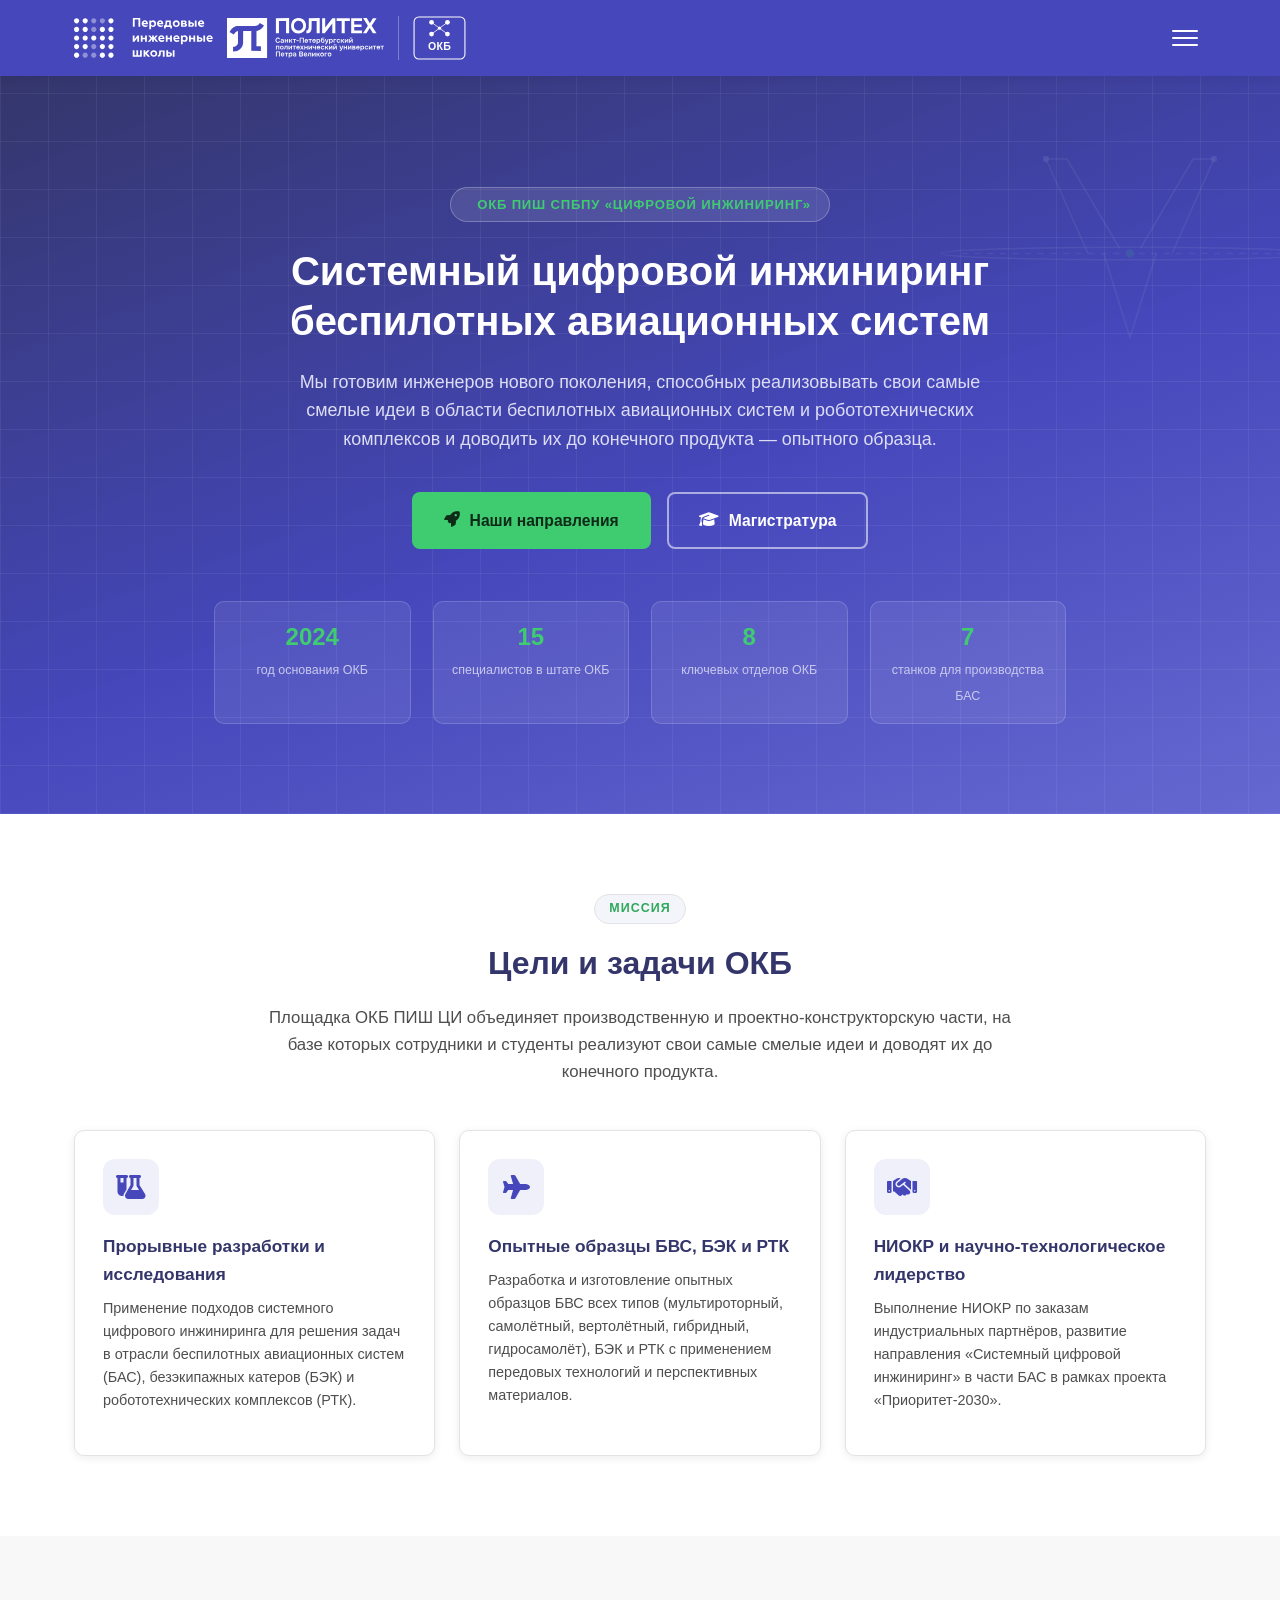
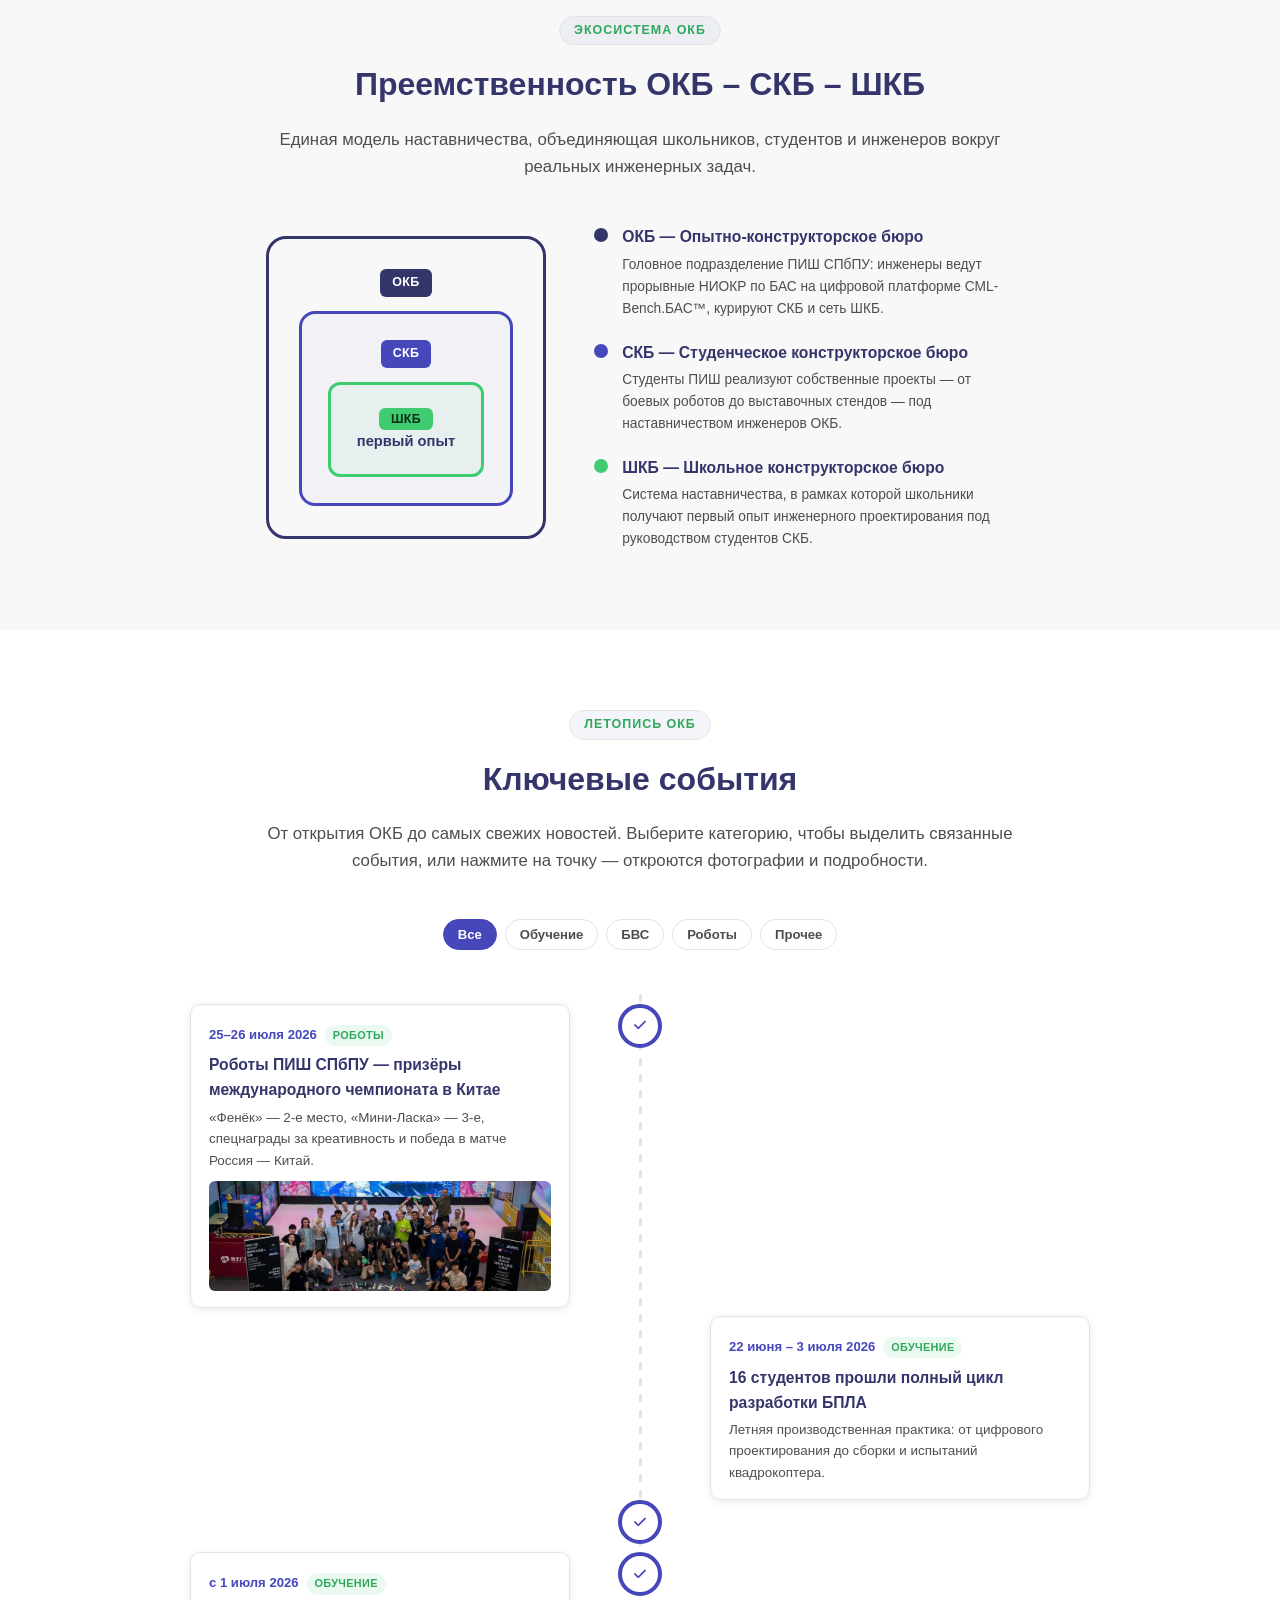
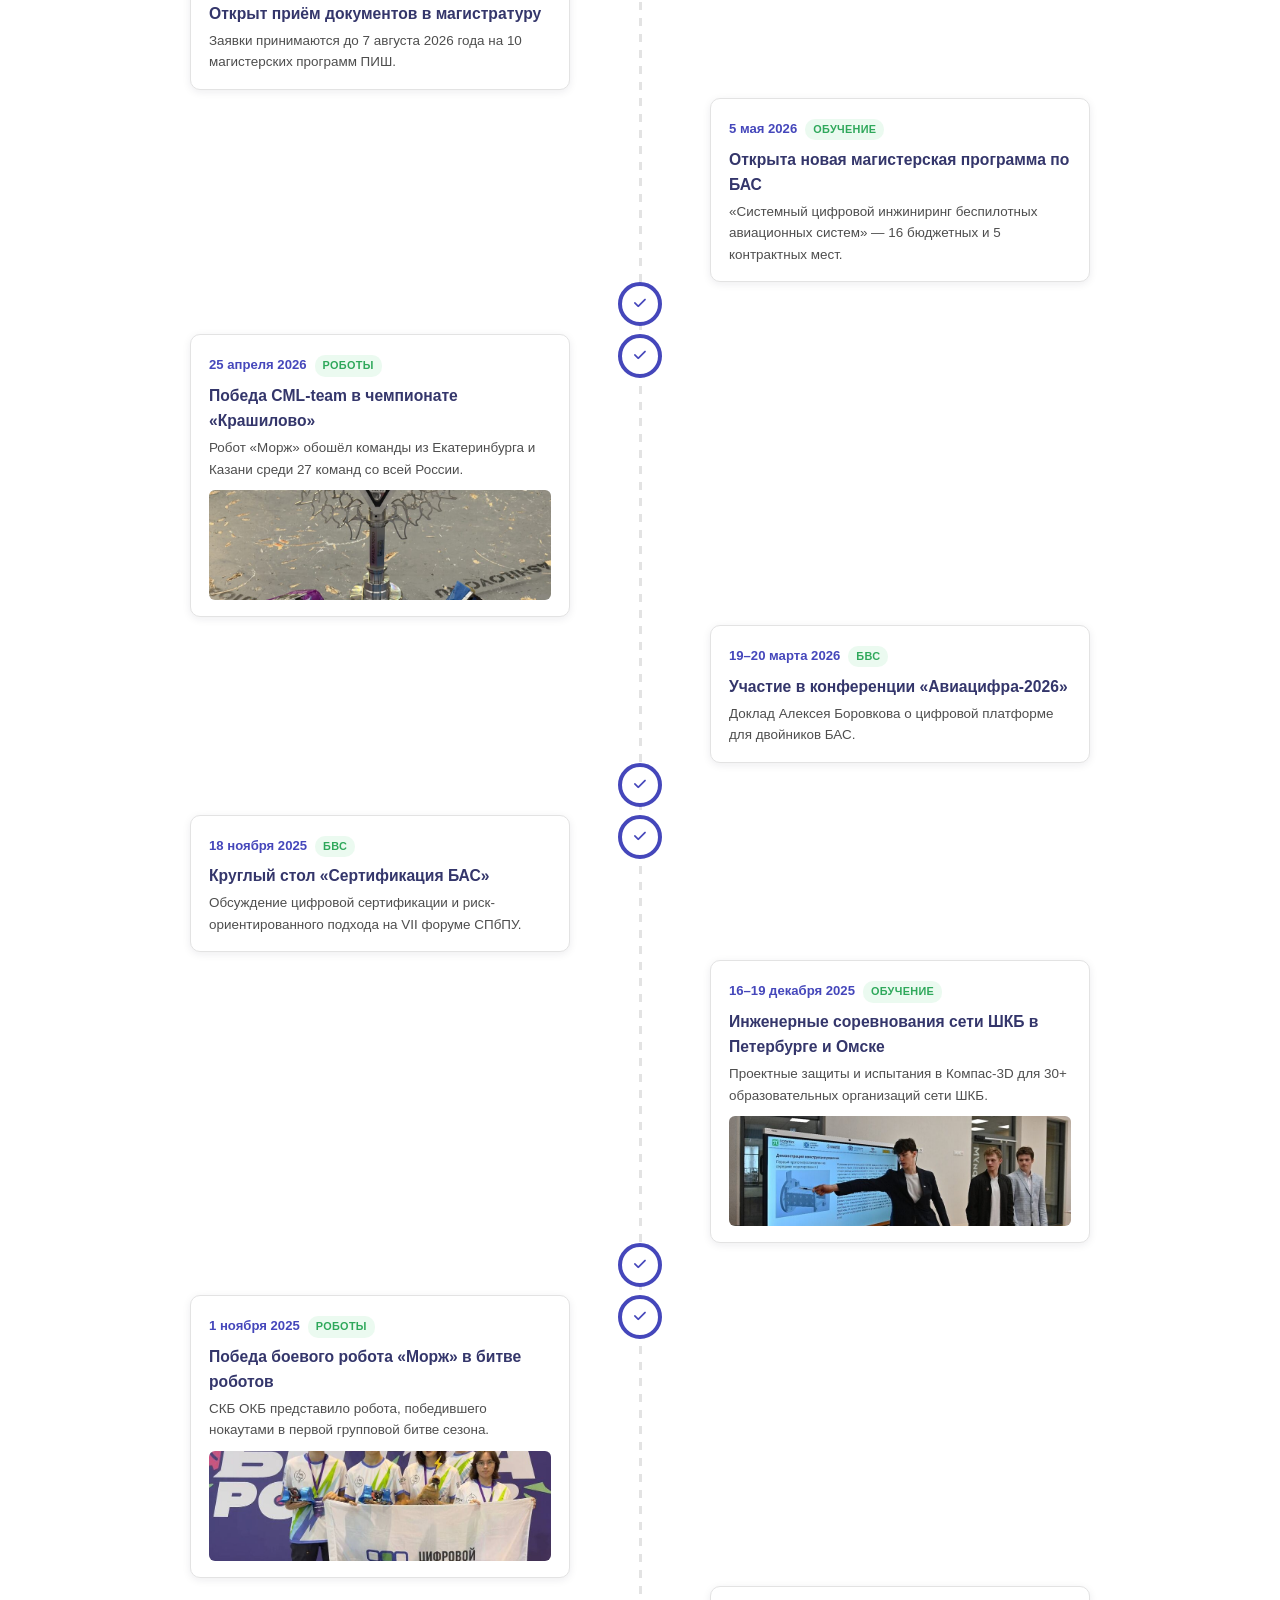
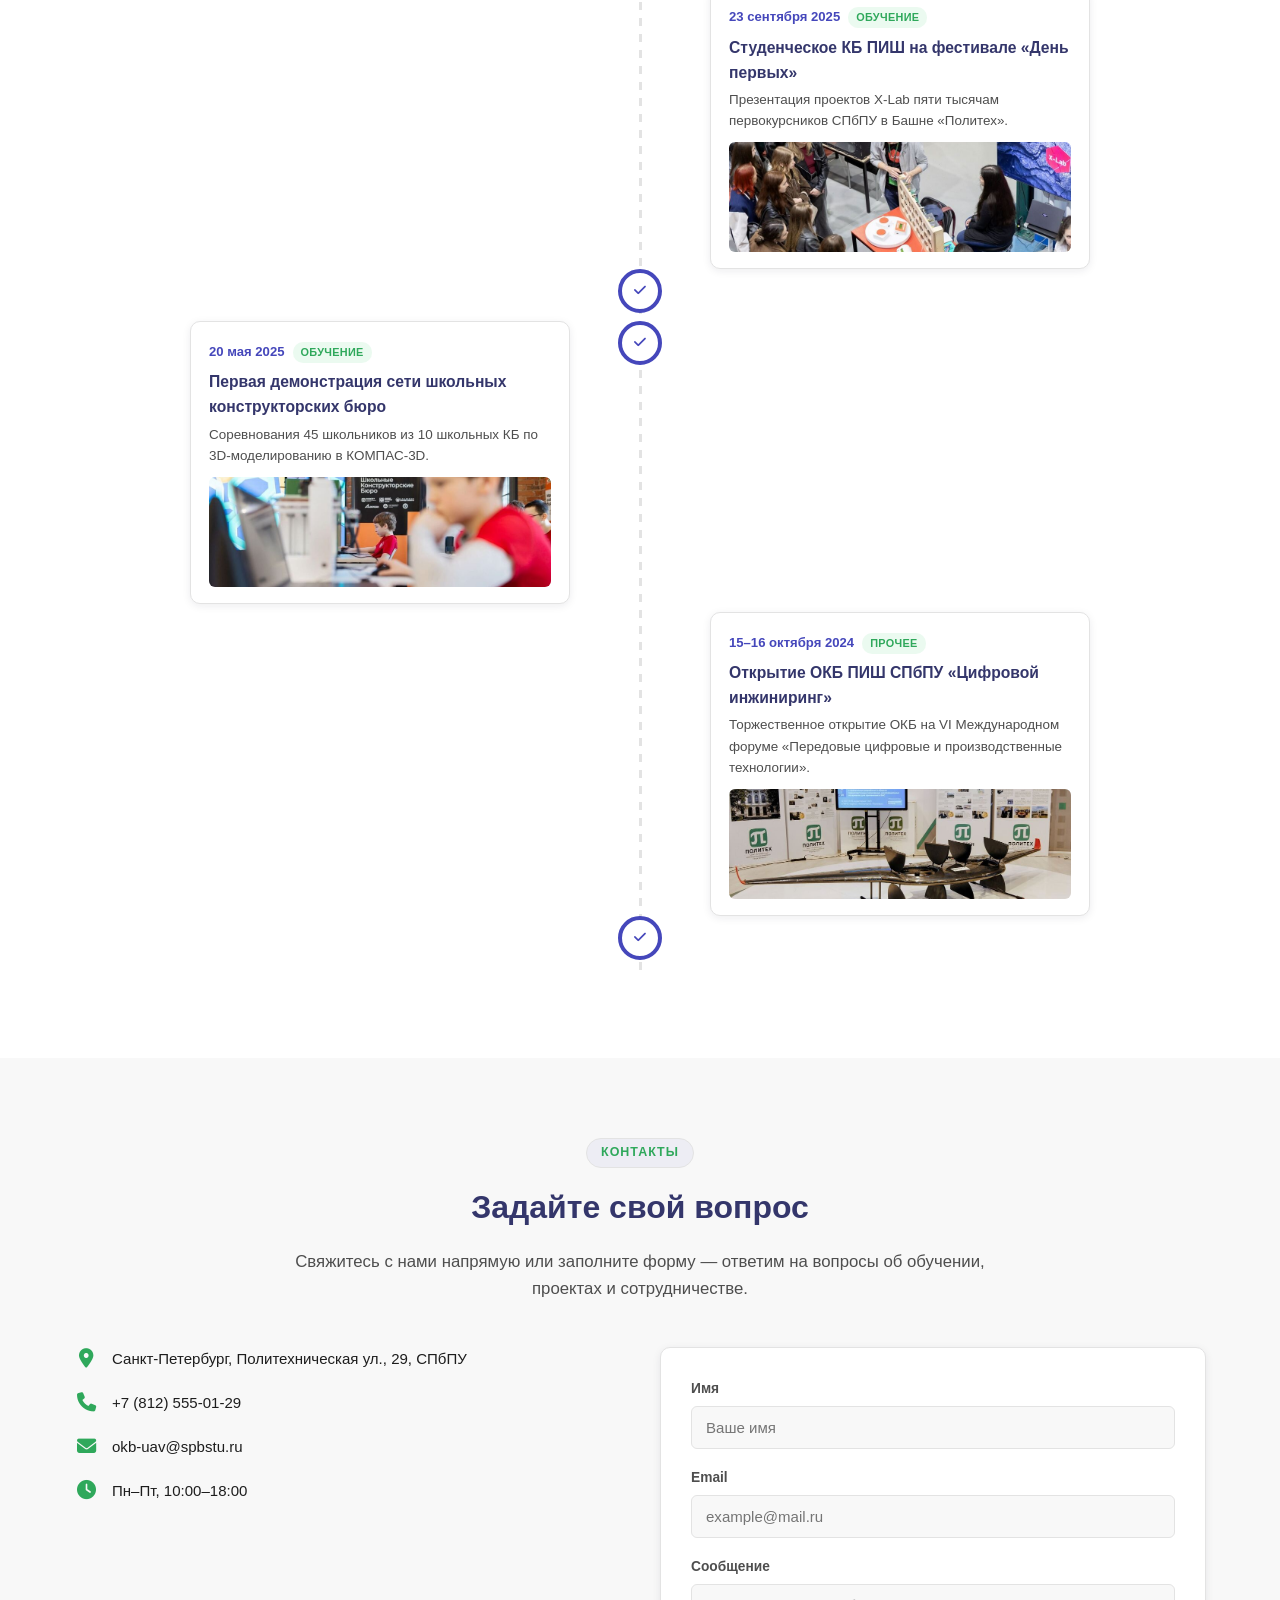
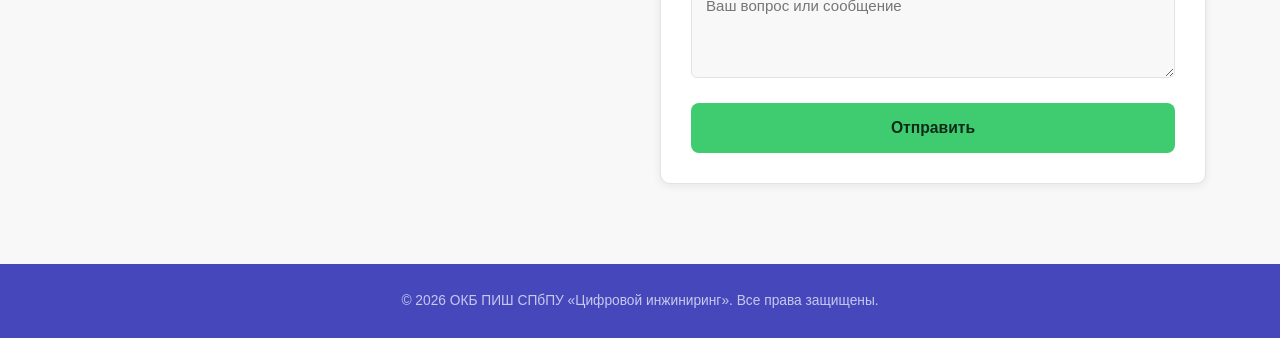
<file: index.html>
<!DOCTYPE html>
<html lang="ru">
<head>
<meta charset="UTF-8">
<meta name="viewport" content="width=device-width, initial-scale=1.0">
<title>ОКБ ПИШ СПбПУ «Цифровой инжиниринг» — Главная</title>
<meta name="description" content="ОКБ Передовой инженерной школы СПбПУ «Цифровой инжиниринг»: проекты, летопись, структура, производство и образование в области БАС.">
<link rel="icon" type="image/svg+xml" href="assets/favicon/favicon.svg">
<link rel="alternate icon" href="assets/favicon/favicon.ico">
<link rel="apple-touch-icon" href="assets/favicon/apple-touch-icon.png">
<link rel="manifest" href="assets/favicon/site.webmanifest">
<link rel="canonical" href="https://okb.pish-spbstu.ru/">
<meta property="og:type" content="website">
<meta property="og:site_name" content="ОКБ ПИШ СПбПУ «Цифровой инжиниринг»">
<meta property="og:title" content="ОКБ ПИШ СПбПУ «Цифровой инжиниринг» — Главная">
<meta property="og:description" content="ОКБ Передовой инженерной школы СПбПУ «Цифровой инжиниринг»: проекты, летопись, структура, производство и образование в области БАС.">
<meta property="og:image" content="https://okb.pish-spbstu.ru/assets/img/og-image.png">
<meta property="og:url" content="https://okb.pish-spbstu.ru/">
<meta property="og:locale" content="ru_RU">
<meta name="twitter:card" content="summary_large_image">
<meta name="twitter:title" content="ОКБ ПИШ СПбПУ «Цифровой инжиниринг» — Главная">
<meta name="twitter:description" content="ОКБ Передовой инженерной школы СПбПУ «Цифровой инжиниринг»: проекты, летопись, структура, производство и образование в области БАС.">
<meta name="twitter:image" content="https://okb.pish-spbstu.ru/assets/img/og-image.png">

<link rel="stylesheet" href="https://cdnjs.cloudflare.com/ajax/libs/font-awesome/6.5.1/css/all.min.css">
<link rel="stylesheet" href="assets/css/style.css">
</head>
<body>

<header class="site-header">
  <div class="nav-inner">
    <div class="brand-logos">
      <a href="https://pish.spbstu.ru/" target="_blank" rel="noopener" title="ПИШ СПбПУ"><img src="assets/logos/pish.svg" alt="ПИШ СПбПУ"></a>
      <a href="https://spbstu.ru/" target="_blank" rel="noopener" title="СПбПУ"><img src="assets/logos/spbstu.svg" alt="СПбПУ"></a>
      <a href="index.html" class="okb-logo" title="ОКБ «Цифровой инжиниринг»"><img src="assets/logos/okb.svg" alt="ОКБ"></a>
    </div>
    <nav class="nav-menu" id="navMenu">
      <a href="index.html" class="active">Главная</a>
      <div class="nav-item">
        <a href="projects.html">Проекты</a>
        <button class="nav-caret-btn" type="button" aria-label="Показать направления"><i class="fa-solid fa-chevron-down"></i></button>
        <div class="nav-dropdown">
          <a href="projects.html#uav"><i class="fa-solid fa-plane"></i> Беспилотные летательные аппараты</a>
          <a href="projects.html#robots"><i class="fa-solid fa-robot"></i> Бои роботов</a>
          <a href="projects.html#swarm"><i class="fa-solid fa-diagram-project"></i> Роевые БАС</a>
        </div>
      </div>
      <a href="engineering.html">Цифровой инжиниринг</a>
      <a href="structure.html">Структура ОКБ</a>
      <a href="production.html">Производство</a>
      <a href="education.html">Образование</a>
      <a href="partnership.html">Сотрудничество</a>
    </nav>
    <button class="burger" id="burgerBtn" aria-label="Открыть меню"><span></span><span></span><span></span></button>
  </div>
</header>

<section class="hero" id="hero">
  <svg class="hero-blueprint" viewBox="0 0 400 300" fill="none" xmlns="http://www.w3.org/2000/svg" aria-hidden="true">
    <ellipse cx="200" cy="150" rx="180" ry="6" stroke="rgba(255,255,255,0.4)" stroke-width="1.5"/>
    <path d="M40 150 L360 150" stroke="rgba(255,255,255,0.35)" stroke-width="1.5" stroke-dasharray="6 6"/>
    <path d="M160 150 L120 60 L140 60 L190 145" stroke="rgba(255,255,255,0.4)" stroke-width="1.5"/>
    <path d="M240 150 L280 60 L260 60 L210 145" stroke="rgba(255,255,255,0.4)" stroke-width="1.5"/>
    <path d="M175 150 L200 230 L225 150" stroke="rgba(255,255,255,0.4)" stroke-width="1.5"/>
    <circle cx="200" cy="150" r="4" fill="rgba(63,204,113,0.8)"/>
    <circle cx="120" cy="60" r="3" fill="rgba(255,255,255,0.5)"/>
    <circle cx="280" cy="60" r="3" fill="rgba(255,255,255,0.5)"/>
  </svg>
  <div class="hero-inner">
    <span class="eyebrow"><i class="fa-solid fa-drone"></i> ОКБ ПИШ СПбПУ «Цифровой инжиниринг»</span>
    <h1>Системный цифровой инжиниринг беспилотных авиационных систем</h1>
    <p class="lead">Мы готовим инженеров нового поколения, способных реализовывать свои самые смелые идеи в области беспилотных авиационных систем и робототехнических комплексов и доводить их до конечного продукта — опытного образца.</p>
    <div class="hero-ctas">
      <a href="projects.html" class="btn btn-primary"><i class="fa-solid fa-rocket"></i> Наши направления</a>
      <a href="education.html" class="btn btn-outline"><i class="fa-solid fa-graduation-cap"></i> Магистратура</a>
    </div>
    <div class="hero-stats">
      <div><strong>2024</strong><span>год основания ОКБ</span></div>
      <div><strong>15</strong><span>специалистов в штате ОКБ</span></div>
      <div><strong>8</strong><span>ключевых отделов ОКБ</span></div>
      <div><strong>7</strong><span>станков для производства БАС</span></div>
    </div>
  </div>
</section>

<section class="section" id="goals">
  <div class="container">
    <div class="section-header reveal">
      <span class="eyebrow">Миссия</span>
      <h2>Цели и задачи ОКБ</h2>
      <p>Площадка ОКБ ПИШ ЦИ объединяет производственную и проектно-конструкторскую части, на базе которых сотрудники и студенты реализуют свои самые смелые идеи и доводят их до конечного продукта.</p>
    </div>
    <div class="testbed-grid reveal">
      <div class="testbed-card">
        <div class="testbed-icon"><i class="fa-solid fa-flask-vial"></i></div>
        <h3>Прорывные разработки и исследования</h3>
        <p>Применение подходов системного цифрового инжиниринга для решения задач в отрасли беспилотных авиационных систем (БАС), безэкипажных катеров (БЭК) и робототехнических комплексов (РТК).</p>
      </div>
      <div class="testbed-card">
        <div class="testbed-icon"><i class="fa-solid fa-plane"></i></div>
        <h3>Опытные образцы БВС, БЭК и РТК</h3>
        <p>Разработка и изготовление опытных образцов БВС всех типов (мультироторный, самолётный, вертолётный, гибридный, гидросамолёт), БЭК и РТК с применением передовых технологий и перспективных материалов.</p>
      </div>
      <div class="testbed-card">
        <div class="testbed-icon"><i class="fa-solid fa-handshake"></i></div>
        <h3>НИОКР и научно-технологическое лидерство</h3>
        <p>Выполнение НИОКР по заказам индустриальных партнёров, развитие направления «Системный цифровой инжиниринг» в части БАС в рамках проекта «Приоритет-2030».</p>
      </div>
    </div>
  </div>
</section>

<section class="section section-alt" id="succession">
  <div class="container">
    <div class="section-header reveal">
      <span class="eyebrow">Экосистема ОКБ</span>
      <h2>Преемственность ОКБ – СКБ – ШКБ</h2>
      <p>Единая модель наставничества, объединяющая школьников, студентов и инженеров вокруг реальных инженерных задач.</p>
    </div>
    <div class="succession reveal">
      <div class="succession-viz">
        <div class="succession-box">
          <span class="succession-tag">ОКБ</span>
          <div class="succession-mid">
            <span class="succession-tag">СКБ</span>
            <div class="succession-inner">
              <span class="succession-tag">ШКБ</span>
              <strong>первый опыт</strong>
            </div>
          </div>
        </div>
      </div>
      <div class="succession-desc">
        <div class="succession-desc-item">
          <span class="succession-desc-dot"></span>
          <div>
            <h4>ОКБ — Опытно-конструкторское бюро</h4>
            <p>Головное подразделение ПИШ СПбПУ: инженеры ведут прорывные НИОКР по БАС на цифровой платформе CML-Bench.БАС™, курируют СКБ и сеть ШКБ.</p>
          </div>
        </div>
        <div class="succession-desc-item">
          <span class="succession-desc-dot"></span>
          <div>
            <h4>СКБ — Студенческое конструкторское бюро</h4>
            <p>Студенты ПИШ реализуют собственные проекты — от боевых роботов до выставочных стендов — под наставничеством инженеров ОКБ.</p>
          </div>
        </div>
        <div class="succession-desc-item">
          <span class="succession-desc-dot"></span>
          <div>
            <h4>ШКБ — Школьное конструкторское бюро</h4>
            <p>Система наставничества, в рамках которой школьники получают первый опыт инженерного проектирования под руководством студентов СКБ.</p>
          </div>
        </div>
      </div>
    </div>
  </div>
</section>

<section class="section" id="chronicle">
  <div class="container">
    <div class="section-header reveal">
      <span class="eyebrow">Летопись ОКБ</span>
      <h2>Ключевые события</h2>
      <p>От открытия ОКБ до самых свежих новостей. Выберите категорию, чтобы выделить связанные события, или нажмите на точку — откроются фотографии и подробности.</p>
    </div>
    <div class="timeline-filter reveal" id="timelineFilter"></div>
    <div class="timeline-snake reveal" id="timelineSnake"></div>
  </div>
</section>

<section class="section section-alt" id="contacts">
  <div class="container">
    <div class="section-header reveal">
      <span class="eyebrow">Контакты</span>
      <h2>Задайте свой вопрос</h2>
      <p>Свяжитесь с нами напрямую или заполните форму — ответим на вопросы об обучении, проектах и сотрудничестве.</p>
    </div>
    <div class="contact-grid reveal">
      <div class="contact-info">
        <ul>
          <li><i class="fa-solid fa-location-dot"></i> Санкт-Петербург, Политехническая ул., 29, СПбПУ</li>
          <li><i class="fa-solid fa-phone"></i> +7 (812) 555-01-29</li>
          <li><i class="fa-solid fa-envelope"></i> okb-uav@spbstu.ru</li>
          <li><i class="fa-solid fa-clock"></i> Пн–Пт, 10:00–18:00</li>
        </ul>
      </div>
      <form class="contact-form" id="contactForm" novalidate>
        <div class="form-group">
          <label for="cf-name">Имя</label>
          <input type="text" id="cf-name" name="name" required placeholder="Ваше имя">
        </div>
        <div class="form-group">
          <label for="cf-email">Email</label>
          <input type="email" id="cf-email" name="email" required placeholder="example@mail.ru">
        </div>
        <div class="form-group">
          <label for="cf-msg">Сообщение</label>
          <textarea id="cf-msg" name="message" rows="4" required placeholder="Ваш вопрос или сообщение"></textarea>
        </div>
        <button type="submit" class="btn btn-primary" style="width:100%;justify-content:center;">Отправить</button>
        <div class="form-msg" id="formMsg"></div>
      </form>
    </div>
  </div>
</section>

<footer class="site-footer">
  <div class="container">
    <p class="copyright">© 2026 ОКБ ПИШ СПбПУ «Цифровой инжиниринг». Все права защищены.</p>
  </div>
</footer>

<div class="modal-overlay" id="modalOverlay">
  <div class="modal" id="modalContent" role="dialog" aria-modal="true">
    <button class="modal-close" id="modalClose" aria-label="Закрыть"><i class="fa-solid fa-xmark"></i></button>
    <div id="modalBody"></div>
  </div>
</div>

<script src="assets/js/main.js"></script>
<script>
/* ========================================================================
   ЛЕТОПИСЬ ОКБ — реальные новости pish.spbstu.ru (снейк-хронология, с конца)
======================================================================== */
const categories = [
  {id:'all', label:'Все'},
  {id:'training', label:'Обучение'},
  {id:'uav', label:'БВС'},
  {id:'robots', label:'Роботы'},
  {id:'other', label:'Прочее'}
];

const milestones = [
  {
    date:'25–26 июля 2026', sort:'2026-07-26', category:'robots',
    title:'Роботы ПИШ СПбПУ — призёры международного чемпионата в Китае',
    thumb:'assets/img/timeline/m6-china-1.jpg',
    gallery:['assets/img/timeline/m6-china-1.jpg','assets/img/timeline/m6-china-4.jpg','assets/img/timeline/m6-china-2.jpg','assets/img/timeline/m6-china-3.jpg'],
    short:'«Фенёк» — 2-е место, «Мини-Ласка» — 3-е, спецнаграды за креативность и победа в матче Россия — Китай.',
    full:'Команда CML-team Передовой инженерной школы «Цифровой инжиниринг» Санкт-Петербургского политехнического университета Петра Великого стала призёром международного чемпионата по боевой робототехнике 2026 Aurora Combat Robotics Championship, прошедшего в Гуанчжоу (КНР). Об этом сообщила пресс-служба вуза.<br><br>Петербургские инженеры представили на соревнованиях четырёх боевых роботов: «Фенёк» и «Мини-Ласка» выступали в категории до 454 граммов, «Морж» и «Ласка» — в категории до 1,5 килограмма. По итогам турнира в лёгкой весовой категории робот «Фенёк» занял второе место, «Мини-Ласка» — третье.<br><br>Разработки ПИШ СПбПУ также удостоены специальных наград за самое креативное инженерное решение в обеих весовых категориях. Судьи и участники чемпионата отметили как технические характеристики российских машин, так и оригинальность их конструкции.<br><br>Отдельным событием турнира стал дружеский матч Россия — Китай, в котором страну представляли в том числе роботы «Морж» и «Ласка». По итогам серии поединков победу одержала российская сборная.<br><br>Как отметили в университете, соревнования отличались высокой интенсивностью: из-за мощных столкновений организаторам несколько раз приходилось останавливать бои, однако машины CML-team подтвердили надёжность и качество инженерных решений.<br><br>Aurora Combat Robotics Championship — международный чемпионат по боям роботов, собирающий инженерные команды университетов и технологических компаний из разных стран.'
  },
  {
    date:'22 июня – 3 июля 2026', sort:'2026-07-10', category:'training',
    title:'16 студентов прошли полный цикл разработки БПЛА',
    short:'Летняя производственная практика: от цифрового проектирования до сборки и испытаний квадрокоптера.',
    full:'В ОКБ ПИШ СПбПУ прошла летняя производственная практика для 16 студентов третьего курса бакалавриата. Участники прошли все ключевые этапы создания высокотехнологичного продукта — от цифрового проектирования до сборки и испытаний готового прототипа квадрокоптера, освоив 3D-моделирование в КОМПАС-3D, конечно-элементный анализ, работу с композиционными материалами и аддитивные технологии. Практика завершилась успешным тестовым запуском разработанного устройства.'
  },
  {
    date:'с 1 июля 2026', sort:'2026-07-01', category:'training',
    title:'Открыт приём документов в магистратуру',
    short:'Заявки принимаются до 7 августа 2026 года на 10 магистерских программ ПИШ.',
    full:'Передовая инженерная школа СПбПУ объявила о начале приёма документов на магистерские программы — заявки принимаются до 7 августа 2026 года. Школа предлагает обучение по 10 магистерским программам, разработанным совместно с ведущими индустриальными партнёрами. Особенность обучения — уже со второго семестра студенты начинают работать над реальными проектами и могут трудоустроиться в высокотехнологичные компании параллельно с учёбой.'
  },
  {
    date:'5 мая 2026', sort:'2026-05-05', category:'training',
    title:'Открыта новая магистерская программа по БАС',
    short:'«Системный цифровой инжиниринг беспилотных авиационных систем» — 16 бюджетных и 5 контрактных мест.',
    full:'ПИШ СПбПУ «Цифровой инжиниринг» объявила о запуске новой магистерской программы «Системный цифровой инжиниринг беспилотных авиационных систем». Обучение начнётся с 1 сентября 2026 года по двум направлениям подготовки — прикладной механике и организации наукоёмких производств. Программа рассчитана на два года и сочетает фундаментальную инженерную подготовку с углублённым изучением цифровых технологий. Выделено 16 бюджетных и 5 контрактных мест.'
  },
  {
    date:'25 апреля 2026', sort:'2026-04-25', category:'robots',
    title:'Победа CML-team в чемпионате «Крашилово»',
    thumb:'assets/img/robots/robots-trophy.jpg',
    gallery:['assets/img/robots/robots-trophy.jpg','assets/img/robots/robots-battle.jpg'],
    short:'Робот «Морж» обошёл команды из Екатеринбурга и Казани среди 27 команд со всей России.',
    full:'Команда CML-team из ПИШ СПбПУ победила в чемпионате по спортивным боям роботов категории до 1,5 кг, который состоялся в городе Пушкин. Робот «Морж» продемонстрировал надёжность конструкции и точность управления, обойдя команды из Екатеринбурга и Казани. На чемпионате собрались 27 команд со всей России. По словам участников, кубок «напоминает, что победа добывается упорным трудом, бессонными ночами в мастерской над роботами перед выходом на арену».'
  },
  {
    date:'19–20 марта 2026', sort:'2026-03-19', category:'uav',
    title:'Участие в конференции «Авиацифра-2026»',
    short:'Доклад Алексея Боровкова о цифровой платформе для двойников БАС.',
    full:'Команда ПИШ СПбПУ «Цифровой инжиниринг» приняла участие в деловой программе всероссийской конференции «Авиацифра-2026» в Санкт-Петербурге, объединившей представителей авиаотрасли, разработчиков цифровых технологий и государственные органы. Главный конструктор СПбПУ Алексей Боровков выступил с докладом о создании цифровой платформы для разработки цифровых двойников БАС, а старший преподаватель Владислав Терещенко представил опыт геймификации в подготовке кадров авиационной отрасли.'
  },
  {
    date:'18 ноября 2025', sort:'2025-11-18', category:'uav',
    title:'Круглый стол «Сертификация БАС»',
    short:'Обсуждение цифровой сертификации и риск-ориентированного подхода на VII форуме СПбПУ.',
    full:'На VII Всероссийском форуме «Передовые цифровые и производственные технологии» в СПбПУ прошёл круглый стол, посвящённый сертификации беспилотных летательных аппаратов. Участники обсудили способы сокращения сроков и стоимости сертификации БАС, внедрение риск-ориентированного подхода с дифференциацией требований в зависимости от класса аппарата. Ключевой темой стало использование цифровых двойников и виртуальных испытательных полигонов для повышения эффективности и надёжности сертификационных процедур.'
  },
  {
    date:'16–19 декабря 2025', sort:'2025-12-16', category:'training',
    title:'Инженерные соревнования сети ШКБ в Петербурге и Омске',
    thumb:'assets/img/timeline/m5-shkb2-1.jpg',
    gallery:['assets/img/timeline/m5-shkb2-1.jpg','assets/img/timeline/m5-shkb2-2.jpg'],
    short:'Проектные защиты и испытания в Компас-3D для 30+ образовательных организаций сети ШКБ.',
    full:'В Санкт-Петербурге и Омске прошла серия инженерных соревнований среди участников сети Школьных конструкторских бюро (ШКБ). Мероприятия включали командные защиты проектов и индивидуальные испытания по проектированию в системе Компас-3D. Проект реализуется Передовой инженерной школой «Цифровой инжиниринг» СПбПУ совместно с ГБНОУ «Академия технического творчества и цифровых технологий» при поддержке Правительства Санкт-Петербурга. В проекте участвуют 30 образовательных организаций Санкт-Петербурга и 3 организации Омска.'
  },
  {
    date:'1 ноября 2025', sort:'2025-11-01', category:'robots',
    title:'Победа боевого робота «Морж» в битве роботов',
    thumb:'assets/img/timeline/m4-robot-1.jpg',
    gallery:['assets/img/timeline/m4-robot-1.jpg','assets/img/robots/robots-stage.jpg'],
    short:'СКБ ОКБ представило робота, победившего нокаутами в первой групповой битве сезона.',
    full:'В Екатеринбурге на выставочном центре «Екатеринбург-ЭКСПО» состоялся четвёртый отборочный этап Международного чемпионата по битве роботов сезона 2025. Впервые была проведена групповая битва семи роботов весом до 1,5 кг. Боевой робот «Морж», разработанный в СКБ ОКБ ПИШ СПбПУ «Цифровой инжиниринг», одержал уверенную победу нокаутами. Комментаторы прямой трансляции назвали его «Большим синим Другом».'
  },
  {
    date:'23 сентября 2025', sort:'2025-09-23', category:'training',
    title:'Студенческое КБ ПИШ на фестивале «День первых»',
    thumb:'assets/img/timeline/m3-den-1.jpg',
    gallery:['assets/img/timeline/m3-den-1.jpg','assets/img/timeline/m3-den-2.jpg'],
    short:'Презентация проектов X-Lab пяти тысячам первокурсников СПбПУ в Башне «Политех».',
    full:'Студенческое конструкторское бюро ПИШ СПбПУ участвовало в университетском фестивале «День первых», представив проекты на станции «Шаг к будущему» в Башне «Политех». Мероприятие собрало 5000 студентов-первокурсников. Команда рассказала о проектах в рамках практикума «X-Lab»: арт-объект «часы из часов», реабилитационное устройство (совместно со школьными КБ) и выставочная платформа.'
  },
  {
    date:'20 мая 2025', sort:'2025-05-20', category:'training',
    title:'Первая демонстрация сети школьных конструкторских бюро',
    thumb:'assets/img/timeline/m2-shkb1-1.jpg',
    gallery:['assets/img/timeline/m2-shkb1-1.jpg','assets/img/timeline/m2-shkb1-2.jpg'],
    short:'Соревнования 45 школьников из 10 школьных КБ по 3D-моделированию в КОМПАС-3D.',
    full:'На площадке Академии цифровых технологий состоялись соревнования среди команд школьных конструкторских бюро (ШКБ), координируемых Передовой инженерной школой СПбПУ. В мероприятии участвовало 45 школьников из 10 ШКБ. Победителем личного зачёта стал Георгий Петровский, в командном зачёте первое место заняла ГБОУ СОШ № 258 Колпинского района.'
  },
  {
    date:'15–16 октября 2024', sort:'2024-10-15', category:'other',
    title:'Открытие ОКБ ПИШ СПбПУ «Цифровой инжиниринг»',
    thumb:'assets/img/timeline/m1-open-1.jpg',
    gallery:['assets/img/timeline/m1-open-1.jpg','assets/img/timeline/m1-open-2.jpg','assets/img/timeline/m1-open-3.jpg'],
    short:'Торжественное открытие ОКБ на VI Международном форуме «Передовые цифровые и производственные технологии».',
    full:'Во время VI Международного форума «Передовые цифровые и производственные технологии» в СПбПУ состоялось торжественное открытие нового Опытно-конструкторского бюро. Руководитель ОКБ подчеркнул: «На площадке нового ОКБ мы планируем разрабатывать опытные образцы БПЛА всех типов: мультироторный, самолётный, вертолётный, гибридный и др.». Новое подразделение оснащено современным оборудованием и рассчитано на одновременную работу 30 инженеров и студентов.'
  }
];

let activeCategory = 'all';

function renderTimelineFilter(){
  const el = document.getElementById('timelineFilter');
  el.innerHTML = categories.map(c => `
    <button class="filter-chip${c.id==='all'?' active':''}" data-cat="${c.id}">${c.label}</button>
  `).join('');
}

function renderTimeline(){
  const el = document.getElementById('timelineSnake');
  el.innerHTML = milestones.map((m,i) => `
    <div class="tl-row ${i % 2 === 0 ? 'tl-left' : 'tl-right'}" data-idx="${i}" data-category="${m.category}">
      <div class="tl-card-wrap">
        <div class="tl-card">
          <span class="tl-date">${m.date}</span><span class="tl-cat">${categories.find(c=>c.id===m.category).label}</span>
          <h5>${m.title}</h5>
          <p>${m.short}</p>
          ${m.thumb ? `<img class="tl-thumb" src="${m.thumb}" alt="${m.title}" loading="lazy">` : ''}
        </div>
      </div>
      <div class="tl-node"><i class="fa-solid fa-check"></i></div>
    </div>
  `).join('');
}

function buildMilestoneModal(idx){
  const m = milestones[idx];
  return `
    <h3>${m.title}</h3>
    <div class="modal-sub"><i class="fa-solid fa-calendar-days"></i> ${m.date} · ${categories.find(c=>c.id===m.category).label}</div>
    ${m.gallery ? `<div class="modal-gallery">${m.gallery.map(g=>`<img src="${g}" alt="${m.title}" loading="lazy">`).join('')}</div>` : ''}
    <p style="font-size:.92rem;color:var(--color-text-muted);">${m.full}</p>
  `;
}

document.addEventListener('click', (e) => {
  const filterBtn = e.target.closest('#timelineFilter .filter-chip');
  if(filterBtn){
    activeCategory = filterBtn.dataset.cat;
    document.querySelectorAll('#timelineFilter .filter-chip').forEach(b => b.classList.toggle('active', b === filterBtn));
    document.querySelectorAll('.tl-row').forEach(row => {
      const match = activeCategory === 'all' || row.dataset.category === activeCategory;
      row.classList.toggle('tl-dim', !match);
      row.classList.toggle('tl-match', match && activeCategory !== 'all');
    });
    return;
  }
  const tlRow = e.target.closest('.tl-row');
  if(tlRow){
    openModal(buildMilestoneModal(Number(tlRow.dataset.idx)));
  }
});

document.addEventListener('DOMContentLoaded', () => {
  renderTimelineFilter();
  renderTimeline();
  document.querySelectorAll('.tl-row').forEach(el => el.classList.add('reveal','visible'));
});
</script>
</body>
</html>
</file>
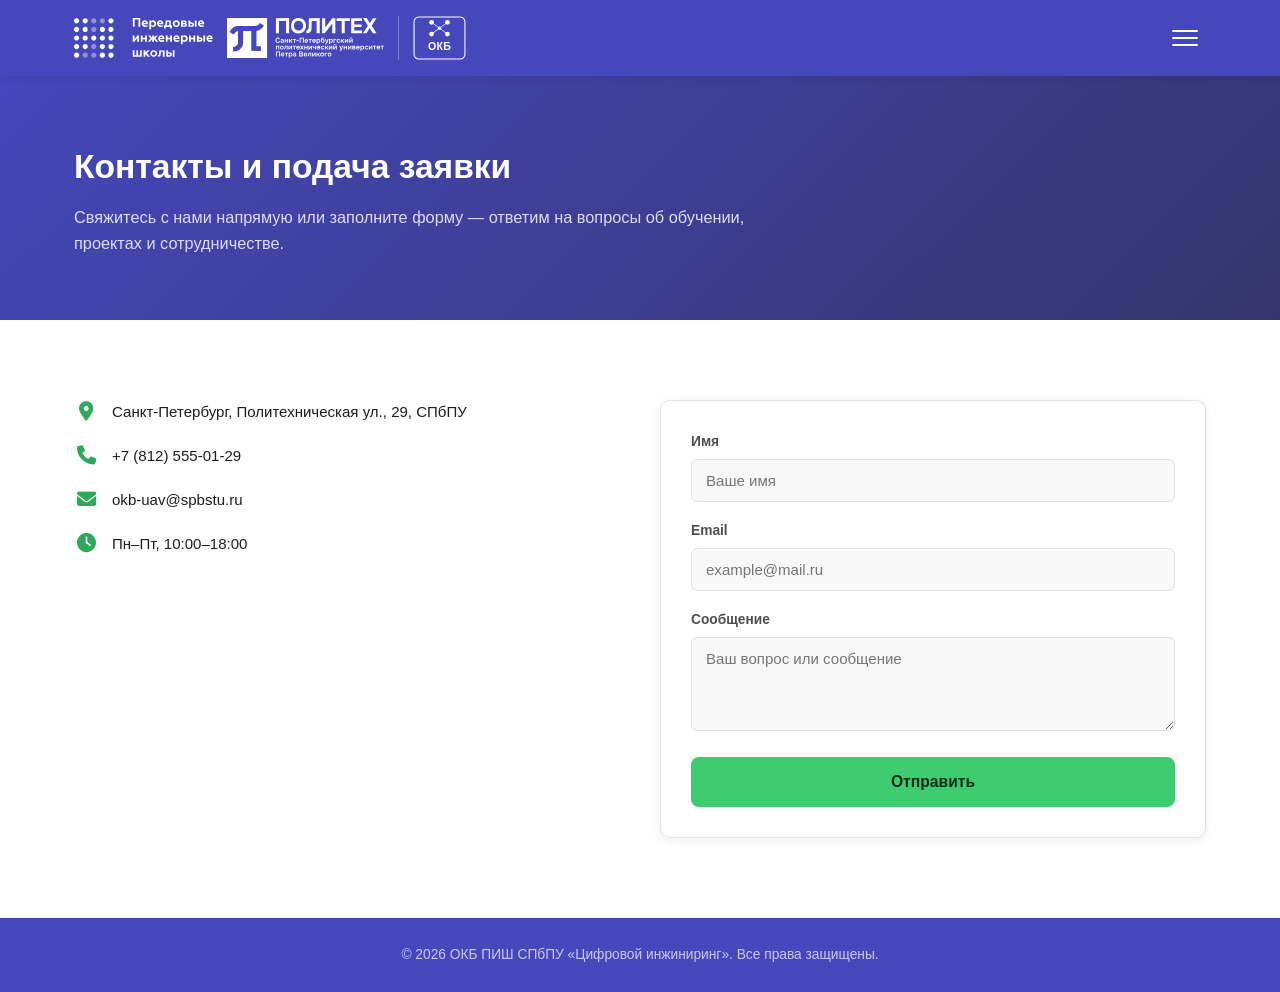
<file: contacts.html>
<!DOCTYPE html>
<html lang="ru">
<head>
<meta charset="UTF-8">
<meta name="viewport" content="width=device-width, initial-scale=1.0">
<title>Контакты — ОКБ ПИШ СПбПУ «Цифровой инжиниринг»</title>
<meta name="description" content="Контакты ОКБ ПИШ СПбПУ «Цифровой инжиниринг»: адрес, телефон, email и форма обратной связи.">
<link rel="icon" type="image/svg+xml" href="assets/favicon/favicon.svg">
<link rel="alternate icon" href="assets/favicon/favicon.ico">
<link rel="apple-touch-icon" href="assets/favicon/apple-touch-icon.png">
<link rel="manifest" href="assets/favicon/site.webmanifest">
<link rel="canonical" href="https://okb.pish-spbstu.ru/contacts.html">
<meta property="og:type" content="website">
<meta property="og:site_name" content="ОКБ ПИШ СПбПУ «Цифровой инжиниринг»">
<meta property="og:title" content="Контакты — ОКБ ПИШ СПбПУ «Цифровой инжиниринг»">
<meta property="og:description" content="Контакты ОКБ ПИШ СПбПУ «Цифровой инжиниринг»: адрес, телефон, email и форма обратной связи.">
<meta property="og:image" content="https://okb.pish-spbstu.ru/assets/img/og-image.png">
<meta property="og:url" content="https://okb.pish-spbstu.ru/contacts.html">
<meta property="og:locale" content="ru_RU">
<meta name="twitter:card" content="summary_large_image">
<meta name="twitter:title" content="Контакты — ОКБ ПИШ СПбПУ «Цифровой инжиниринг»">
<meta name="twitter:description" content="Контакты ОКБ ПИШ СПбПУ «Цифровой инжиниринг»: адрес, телефон, email и форма обратной связи.">
<meta name="twitter:image" content="https://okb.pish-spbstu.ru/assets/img/og-image.png">

<link rel="stylesheet" href="https://cdnjs.cloudflare.com/ajax/libs/font-awesome/6.5.1/css/all.min.css">
<link rel="stylesheet" href="assets/css/style.css">
</head>
<body>

<header class="site-header">
  <div class="nav-inner">
    <div class="brand-logos">
      <a href="https://pish.spbstu.ru/" target="_blank" rel="noopener" title="ПИШ СПбПУ"><img src="assets/logos/pish.svg" alt="ПИШ СПбПУ"></a>
      <a href="https://spbstu.ru/" target="_blank" rel="noopener" title="СПбПУ"><img src="assets/logos/spbstu.svg" alt="СПбПУ"></a>
      <a href="index.html" class="okb-logo" title="ОКБ «Цифровой инжиниринг»"><img src="assets/logos/okb.svg" alt="ОКБ"></a>
    </div>
    <nav class="nav-menu" id="navMenu">
      <a href="index.html">Главная</a>
      <div class="nav-item">
        <a href="projects.html">Проекты</a>
        <button class="nav-caret-btn" type="button" aria-label="Показать направления"><i class="fa-solid fa-chevron-down"></i></button>
        <div class="nav-dropdown">
          <a href="projects.html#uav"><i class="fa-solid fa-plane"></i> Беспилотные летательные аппараты</a>
          <a href="projects.html#robots"><i class="fa-solid fa-robot"></i> Бои роботов</a>
          <a href="projects.html#swarm"><i class="fa-solid fa-diagram-project"></i> Роевые БАС</a>
        </div>
      </div>
      <a href="engineering.html">Цифровой инжиниринг</a>
      <a href="structure.html">Структура ОКБ</a>
      <a href="production.html">Производство</a>
      <a href="education.html">Образование</a>
      <a href="partnership.html">Сотрудничество</a>
    </nav>
    <button class="burger" id="burgerBtn" aria-label="Открыть меню"><span></span><span></span><span></span></button>
  </div>
</header>

<section class="page-hero">
  <div class="container">
    <h1>Контакты и подача заявки</h1>
    <p>Свяжитесь с нами напрямую или заполните форму — ответим на вопросы об обучении, проектах и сотрудничестве.</p>
  </div>
</section>

<section class="section" id="contacts-main">
  <div class="container">
    <div class="contact-grid reveal">
      <div class="contact-info">
        <ul>
          <li><i class="fa-solid fa-location-dot"></i> Санкт-Петербург, Политехническая ул., 29, СПбПУ</li>
          <li><i class="fa-solid fa-phone"></i> +7 (812) 555-01-29</li>
          <li><i class="fa-solid fa-envelope"></i> okb-uav@spbstu.ru</li>
          <li><i class="fa-solid fa-clock"></i> Пн–Пт, 10:00–18:00</li>
        </ul>
      </div>
      <form class="contact-form" id="contactForm" novalidate>
        <div class="form-group">
          <label for="cf-name">Имя</label>
          <input type="text" id="cf-name" name="name" required placeholder="Ваше имя">
        </div>
        <div class="form-group">
          <label for="cf-email">Email</label>
          <input type="email" id="cf-email" name="email" required placeholder="example@mail.ru">
        </div>
        <div class="form-group">
          <label for="cf-msg">Сообщение</label>
          <textarea id="cf-msg" name="message" rows="4" required placeholder="Ваш вопрос или сообщение"></textarea>
        </div>
        <button type="submit" class="btn btn-primary" style="width:100%;justify-content:center;">Отправить</button>
        <div class="form-msg" id="formMsg"></div>
      </form>
    </div>
  </div>
</section>

<footer class="site-footer">
  <div class="container">
    <p class="copyright">© 2026 ОКБ ПИШ СПбПУ «Цифровой инжиниринг». Все права защищены.</p>
  </div>
</footer>

<div class="modal-overlay" id="modalOverlay">
  <div class="modal" id="modalContent" role="dialog" aria-modal="true">
    <button class="modal-close" id="modalClose" aria-label="Закрыть"><i class="fa-solid fa-xmark"></i></button>
    <div id="modalBody"></div>
  </div>
</div>

<script src="assets/js/main.js"></script>
</body>
</html>
</file>
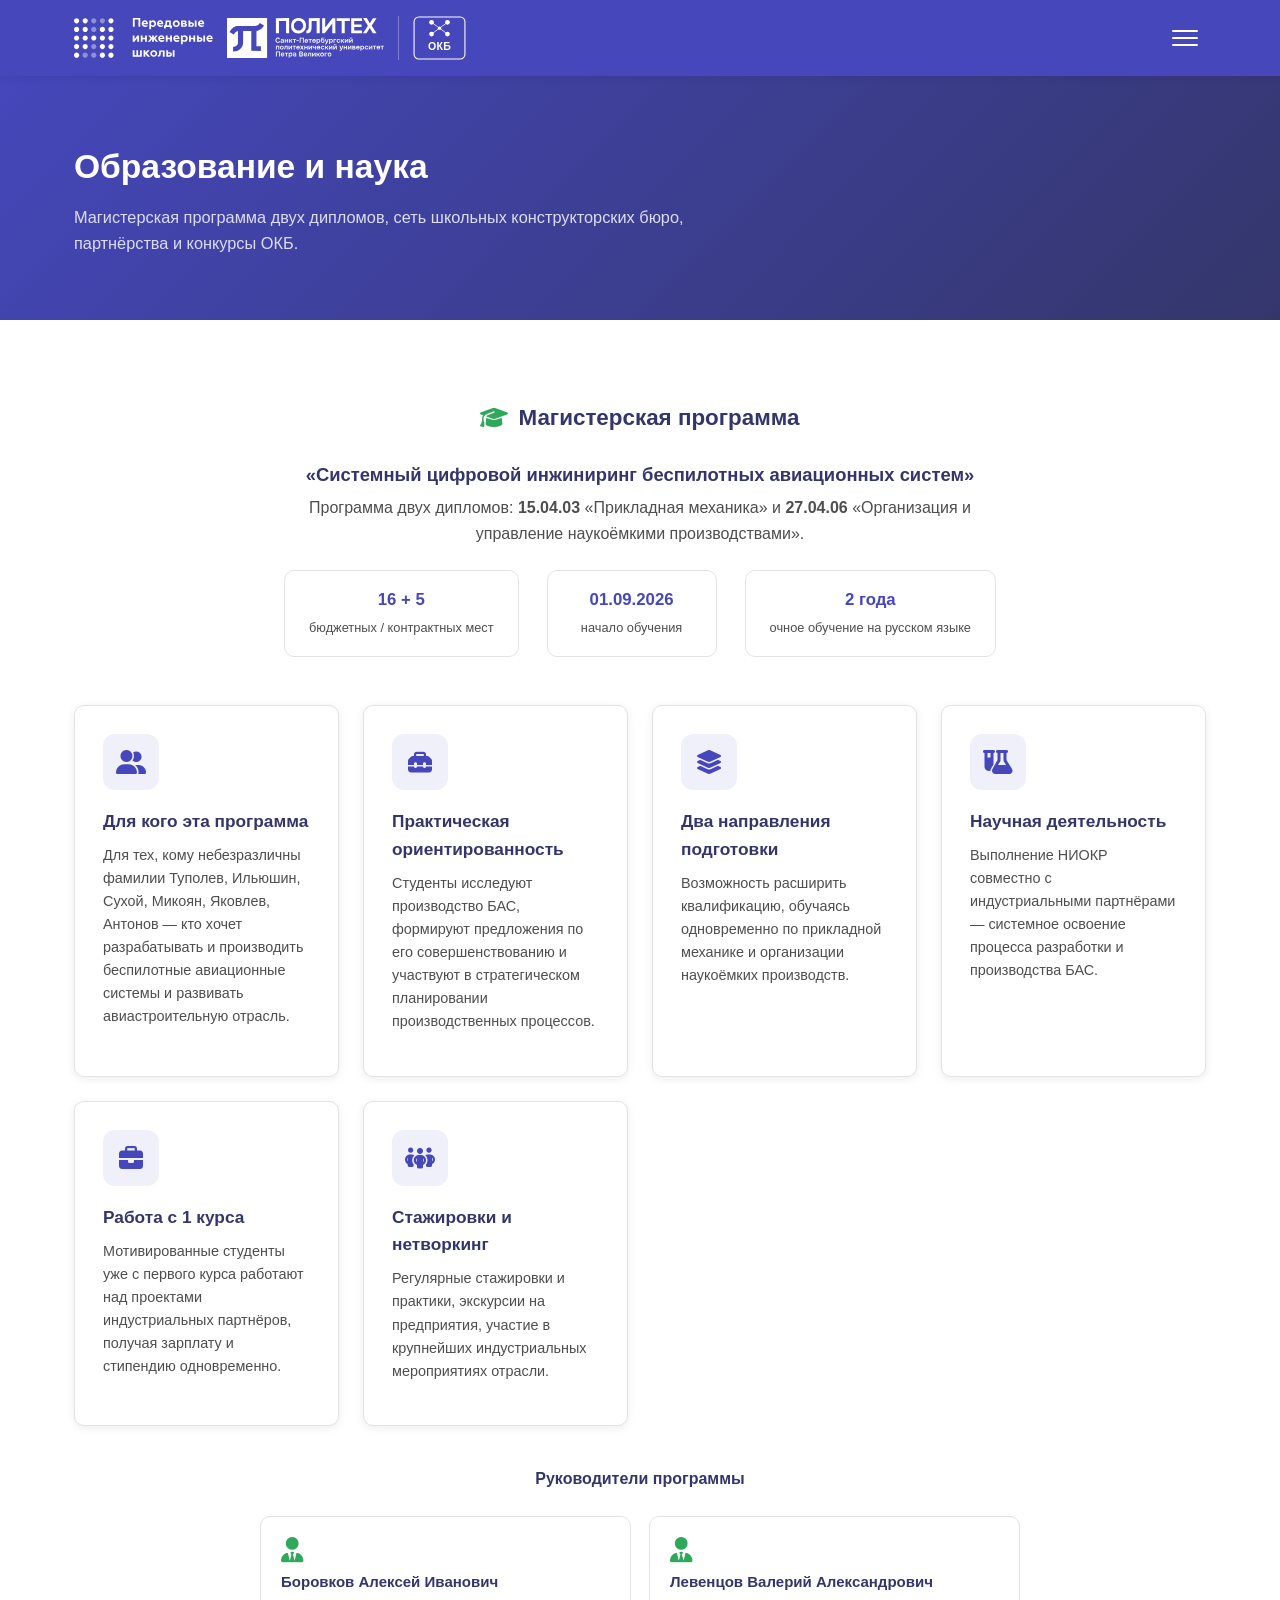
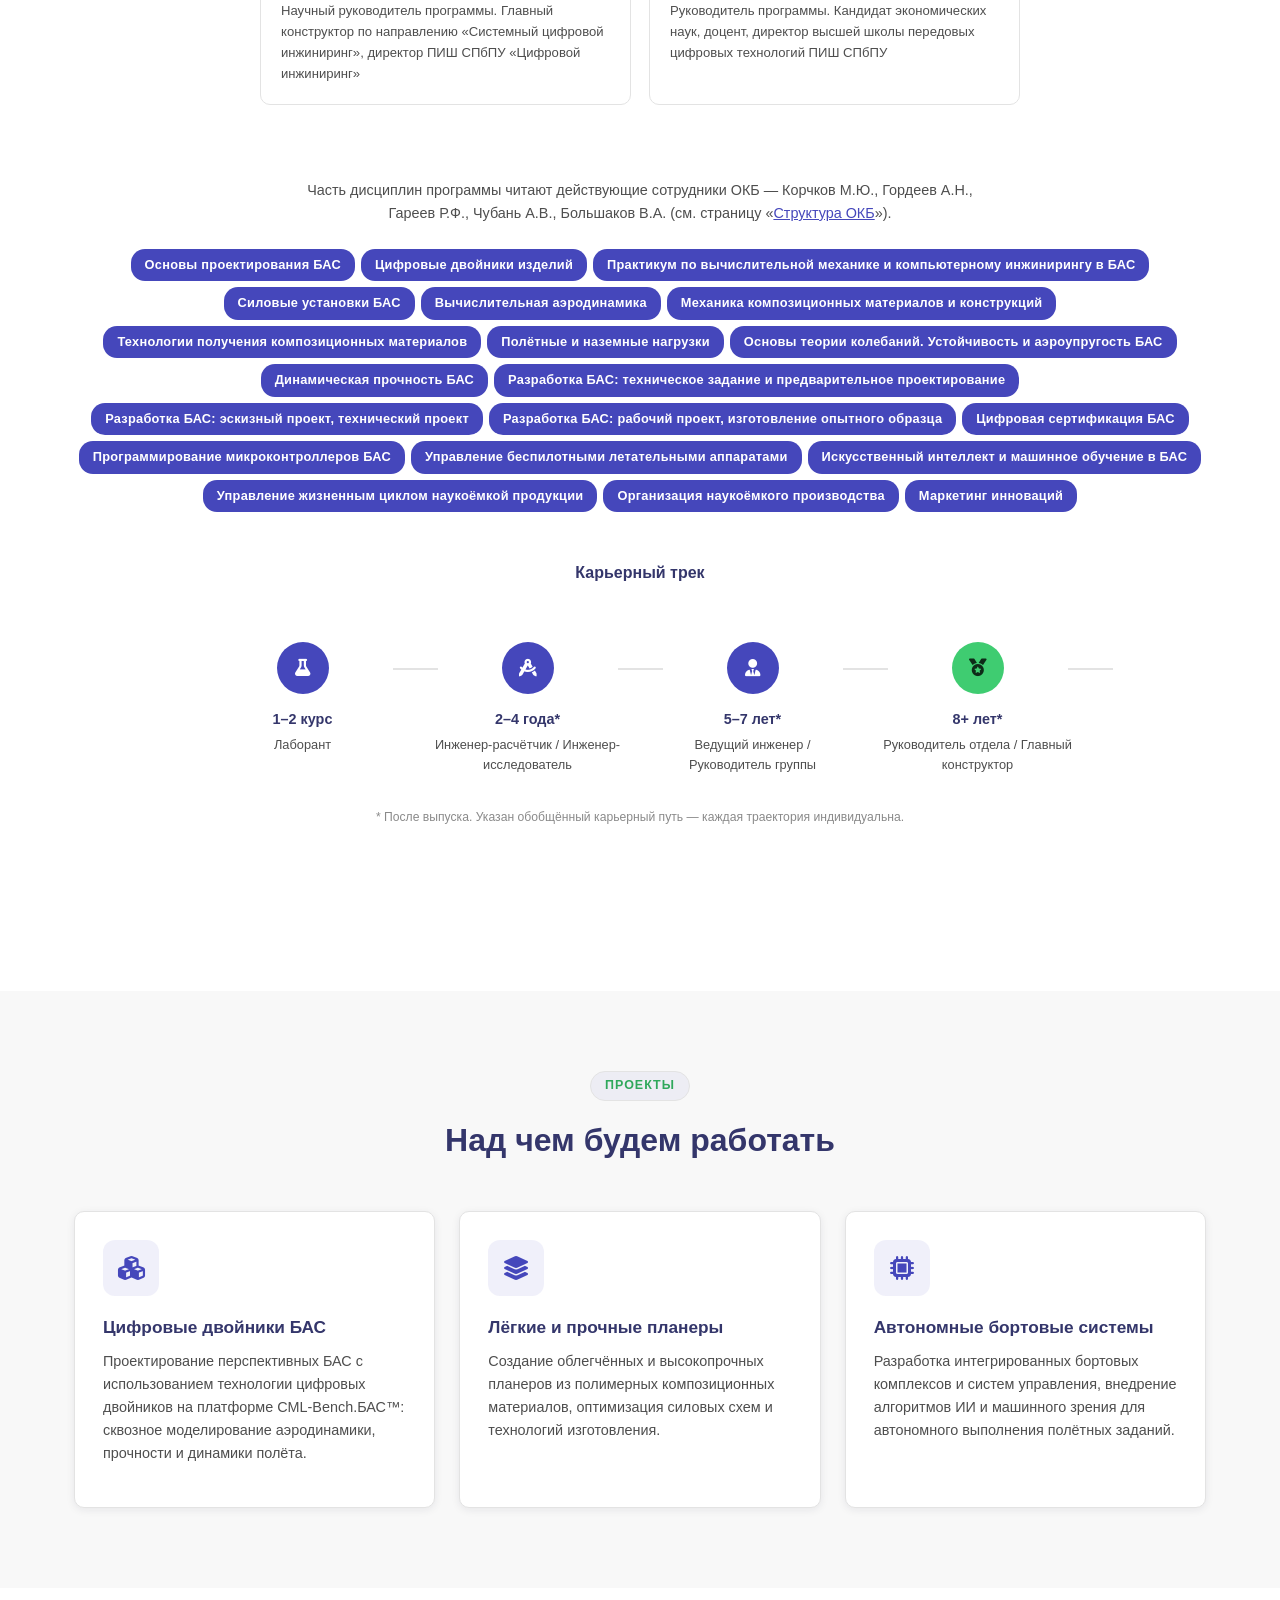
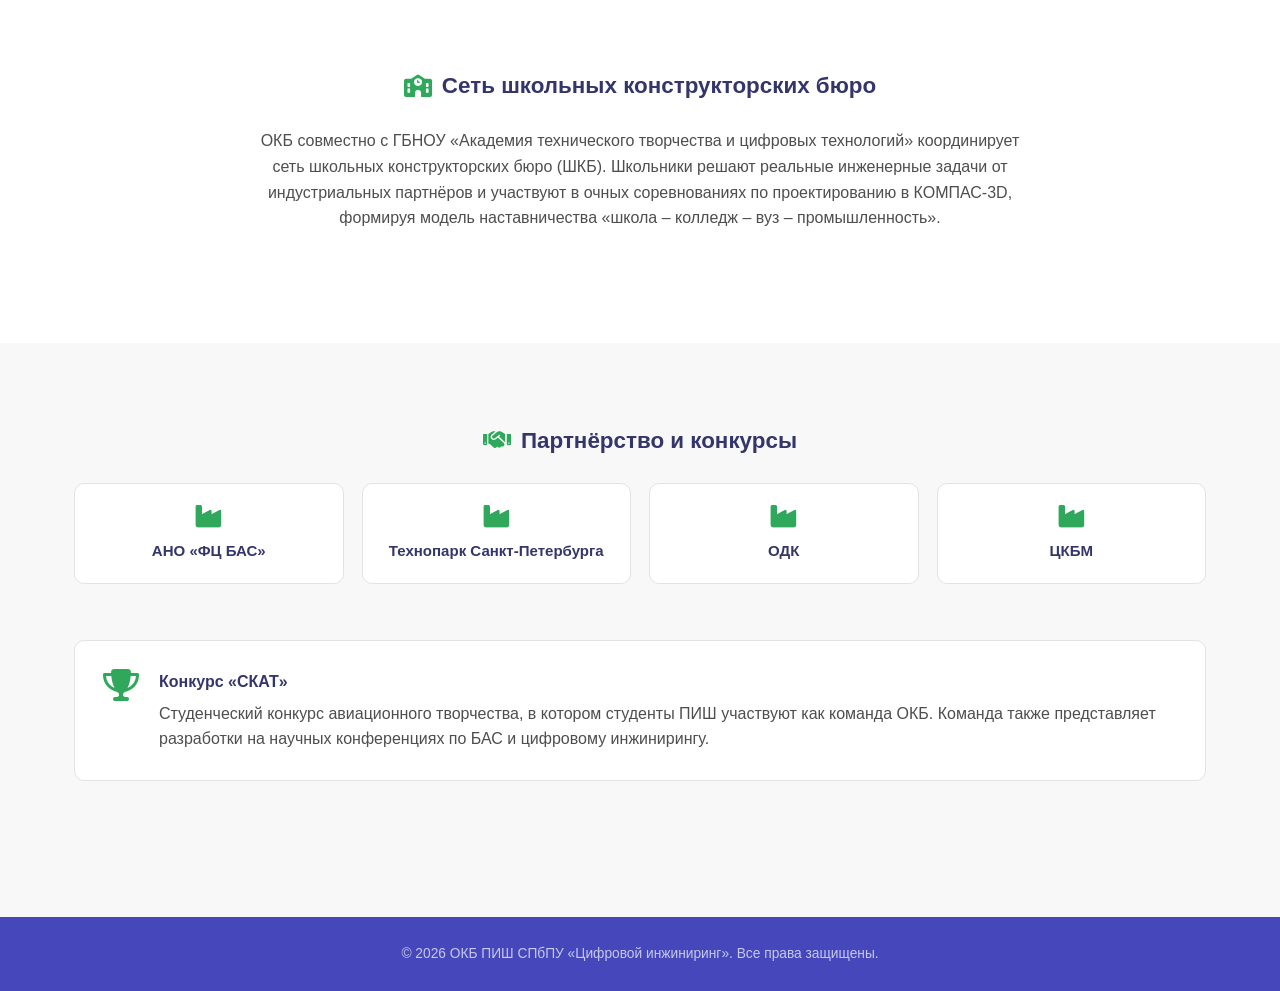
<file: education.html>
<!DOCTYPE html>
<html lang="ru">
<head>
<meta charset="UTF-8">
<meta name="viewport" content="width=device-width, initial-scale=1.0">
<title>Образование — ОКБ ПИШ СПбПУ «Цифровой инжиниринг»</title>
<meta name="description" content="Магистерская программа «Системный цифровой инжиниринг беспилотных авиационных систем», партнёрства и конкурсы ОКБ ПИШ СПбПУ «Цифровой инжиниринг».">
<link rel="icon" type="image/svg+xml" href="assets/favicon/favicon.svg">
<link rel="alternate icon" href="assets/favicon/favicon.ico">
<link rel="apple-touch-icon" href="assets/favicon/apple-touch-icon.png">
<link rel="manifest" href="assets/favicon/site.webmanifest">
<link rel="canonical" href="https://okb.pish-spbstu.ru/education.html">
<meta property="og:type" content="website">
<meta property="og:site_name" content="ОКБ ПИШ СПбПУ «Цифровой инжиниринг»">
<meta property="og:title" content="Образование — ОКБ ПИШ СПбПУ «Цифровой инжиниринг»">
<meta property="og:description" content="Магистерская программа «Системный цифровой инжиниринг беспилотных авиационных систем», партнёрства и конкурсы ОКБ ПИШ СПбПУ «Цифровой инжиниринг».">
<meta property="og:image" content="https://okb.pish-spbstu.ru/assets/img/og-image.png">
<meta property="og:url" content="https://okb.pish-spbstu.ru/education.html">
<meta property="og:locale" content="ru_RU">
<meta name="twitter:card" content="summary_large_image">
<meta name="twitter:title" content="Образование — ОКБ ПИШ СПбПУ «Цифровой инжиниринг»">
<meta name="twitter:description" content="Магистерская программа «Системный цифровой инжиниринг беспилотных авиационных систем», партнёрства и конкурсы ОКБ ПИШ СПбПУ «Цифровой инжиниринг».">
<meta name="twitter:image" content="https://okb.pish-spbstu.ru/assets/img/og-image.png">

<link rel="stylesheet" href="https://cdnjs.cloudflare.com/ajax/libs/font-awesome/6.5.1/css/all.min.css">
<link rel="stylesheet" href="assets/css/style.css">
</head>
<body>

<header class="site-header">
  <div class="nav-inner">
    <div class="brand-logos">
      <a href="https://pish.spbstu.ru/" target="_blank" rel="noopener" title="ПИШ СПбПУ"><img src="assets/logos/pish.svg" alt="ПИШ СПбПУ"></a>
      <a href="https://spbstu.ru/" target="_blank" rel="noopener" title="СПбПУ"><img src="assets/logos/spbstu.svg" alt="СПбПУ"></a>
      <a href="index.html" class="okb-logo" title="ОКБ «Цифровой инжиниринг»"><img src="assets/logos/okb.svg" alt="ОКБ"></a>
    </div>
    <nav class="nav-menu" id="navMenu">
      <a href="index.html">Главная</a>
      <div class="nav-item">
        <a href="projects.html">Проекты</a>
        <button class="nav-caret-btn" type="button" aria-label="Показать направления"><i class="fa-solid fa-chevron-down"></i></button>
        <div class="nav-dropdown">
          <a href="projects.html#uav"><i class="fa-solid fa-plane"></i> Беспилотные летательные аппараты</a>
          <a href="projects.html#robots"><i class="fa-solid fa-robot"></i> Бои роботов</a>
          <a href="projects.html#swarm"><i class="fa-solid fa-diagram-project"></i> Роевые БАС</a>
        </div>
      </div>
      <a href="engineering.html">Цифровой инжиниринг</a>
      <a href="structure.html">Структура ОКБ</a>
      <a href="production.html">Производство</a>
      <a href="education.html" class="active">Образование</a>
      <a href="partnership.html">Сотрудничество</a>
    </nav>
    <button class="burger" id="burgerBtn" aria-label="Открыть меню"><span></span><span></span><span></span></button>
  </div>
</header>

<section class="page-hero">
  <div class="container">
    <h1>Образование и наука</h1>
    <p>Магистерская программа двух дипломов, сеть школьных конструкторских бюро, партнёрства и конкурсы ОКБ.</p>
  </div>
</section>

<section class="section" id="master-program">
  <div class="container">
    <h3 class="subsection-title reveal" style="justify-content:center;"><i class="fa-solid fa-graduation-cap"></i> Магистерская программа</h3>
    <p class="reveal" style="text-align:center;max-width:760px;margin:0 auto 6px;font-weight:700;color:var(--color-primary-dark);font-family:var(--font-heading);font-size:1.15rem;">«Системный цифровой инжиниринг беспилотных авиационных систем»</p>
    <p class="reveal" style="text-align:center;max-width:700px;margin:0 auto 24px;color:var(--color-text-muted);">Программа двух дипломов: <b>15.04.03</b> «Прикладная механика» и <b>27.04.06</b> «Организация и управление наукоёмкими производствами».</p>
    <div class="edu-meta reveal">
      <div><strong>16 + 5</strong><span>бюджетных / контрактных мест</span></div>
      <div><strong>01.09.2026</strong><span>начало обучения</span></div>
      <div><strong>2 года</strong><span>очное обучение на русском языке</span></div>
    </div>

    <div class="testbed-grid reveal" style="margin-bottom:40px;">
      <div class="testbed-card">
        <div class="testbed-icon"><i class="fa-solid fa-user-group"></i></div>
        <h3>Для кого эта программа</h3>
        <p>Для тех, кому небезразличны фамилии Туполев, Ильюшин, Сухой, Микоян, Яковлев, Антонов — кто хочет разрабатывать и производить беспилотные авиационные системы и развивать авиастроительную отрасль.</p>
      </div>
      <div class="testbed-card">
        <div class="testbed-icon"><i class="fa-solid fa-toolbox"></i></div>
        <h3>Практическая ориентированность</h3>
        <p>Студенты исследуют производство БАС, формируют предложения по его совершенствованию и участвуют в стратегическом планировании производственных процессов.</p>
      </div>
      <div class="testbed-card">
        <div class="testbed-icon"><i class="fa-solid fa-layer-group"></i></div>
        <h3>Два направления подготовки</h3>
        <p>Возможность расширить квалификацию, обучаясь одновременно по прикладной механике и организации наукоёмких производств.</p>
      </div>
      <div class="testbed-card">
        <div class="testbed-icon"><i class="fa-solid fa-flask-vial"></i></div>
        <h3>Научная деятельность</h3>
        <p>Выполнение НИОКР совместно с индустриальными партнёрами — системное освоение процесса разработки и производства БАС.</p>
      </div>
      <div class="testbed-card">
        <div class="testbed-icon"><i class="fa-solid fa-briefcase"></i></div>
        <h3>Работа с 1 курса</h3>
        <p>Мотивированные студенты уже с первого курса работают над проектами индустриальных партнёров, получая зарплату и стипендию одновременно.</p>
      </div>
      <div class="testbed-card">
        <div class="testbed-icon"><i class="fa-solid fa-people-group"></i></div>
        <h3>Стажировки и нетворкинг</h3>
        <p>Регулярные стажировки и практики, экскурсии на предприятия, участие в крупнейших индустриальных мероприятиях отрасли.</p>
      </div>
    </div>

    <h4 class="reveal" style="text-align:center;margin-bottom:24px;">Руководители программы</h4>
    <div class="partners-grid reveal" style="max-width:760px;margin:0 auto 40px;">
      <div class="partner-card" style="text-align:left;">
        <i class="fa-solid fa-user-tie" style="margin:0 0 8px;"></i>
        Боровков Алексей Иванович
        <div style="font-weight:400;color:var(--color-text-muted);font-size:.82rem;margin-top:6px;">Научный руководитель программы. Главный конструктор по направлению «Системный цифровой инжиниринг», директор ПИШ СПбПУ «Цифровой инжиниринг»</div>
      </div>
      <div class="partner-card" style="text-align:left;">
        <i class="fa-solid fa-user-tie" style="margin:0 0 8px;"></i>
        Левенцов Валерий Александрович
        <div style="font-weight:400;color:var(--color-text-muted);font-size:.82rem;margin-top:6px;">Руководитель программы. Кандидат экономических наук, доцент, директор высшей школы передовых цифровых технологий ПИШ СПбПУ</div>
      </div>
    </div>

    <h4 class="reveal" style="text-align:center;margin-bottom:8px;">Чему будем учиться</h4>
    <p class="reveal" style="text-align:center;max-width:700px;margin:0 auto 24px;color:var(--color-text-muted);font-size:.9rem;">Часть дисциплин программы читают действующие сотрудники ОКБ — Корчков М.Ю., Гордеев А.Н., Гареев Р.Ф., Чубань А.В., Большаков В.А. (см. страницу «<a href="structure.html" style="color:var(--color-primary);text-decoration:underline;">Структура ОКБ</a>»).</p>
    <div class="modal-tags reveal" id="coursesTags" style="justify-content:center;margin-bottom:48px;"></div>

    <h4 class="reveal" style="text-align:center;margin-bottom:32px;">Карьерный трек</h4>
    <div class="career-ladder reveal" id="careerLadder"></div>
  </div>
</section>

<section class="section section-alt" id="research">
  <div class="container">
    <div class="section-header reveal">
      <span class="eyebrow">Проекты</span>
      <h2>Над чем будем работать</h2>
    </div>
    <div class="testbed-grid reveal">
      <div class="testbed-card">
        <div class="testbed-icon"><i class="fa-solid fa-cubes"></i></div>
        <h3>Цифровые двойники БАС</h3>
        <p>Проектирование перспективных БАС с использованием технологии цифровых двойников на платформе CML-Bench.БАС™: сквозное моделирование аэродинамики, прочности и динамики полёта.</p>
      </div>
      <div class="testbed-card">
        <div class="testbed-icon"><i class="fa-solid fa-layer-group"></i></div>
        <h3>Лёгкие и прочные планеры</h3>
        <p>Создание облегчённых и высокопрочных планеров из полимерных композиционных материалов, оптимизация силовых схем и технологий изготовления.</p>
      </div>
      <div class="testbed-card">
        <div class="testbed-icon"><i class="fa-solid fa-microchip"></i></div>
        <h3>Автономные бортовые системы</h3>
        <p>Разработка интегрированных бортовых комплексов и систем управления, внедрение алгоритмов ИИ и машинного зрения для автономного выполнения полётных заданий.</p>
      </div>
    </div>
  </div>
</section>

<section class="section" id="shkb">
  <div class="container">
    <h3 class="subsection-title reveal" style="justify-content:center;"><i class="fa-solid fa-school"></i> Сеть школьных конструкторских бюро</h3>
    <p class="reveal" style="max-width:760px;margin:0 auto 32px;text-align:center;color:var(--color-text-muted);">
      ОКБ совместно с ГБНОУ «Академия технического творчества и цифровых технологий» координирует сеть школьных конструкторских бюро (ШКБ). Школьники решают реальные инженерные задачи от индустриальных партнёров и участвуют в очных соревнованиях по проектированию в КОМПАС-3D, формируя модель наставничества «школа – колледж – вуз – промышленность».
    </p>
  </div>
</section>

<section class="section section-alt" id="partners">
  <div class="container">
    <h3 class="subsection-title reveal" style="justify-content:center;"><i class="fa-solid fa-handshake"></i> Партнёрство и конкурсы</h3>
    <div class="partners-grid reveal" id="partnersGrid"></div>
    <div class="contest-box reveal">
      <i class="fa-solid fa-trophy"></i>
      <div>
        <h4 style="margin-bottom:6px;">Конкурс «СКАТ»</h4>
        <p style="margin:0;color:var(--color-text-muted);">Студенческий конкурс авиационного творчества, в котором студенты ПИШ участвуют как команда ОКБ. Команда также представляет разработки на научных конференциях по БАС и цифровому инжинирингу.</p>
      </div>
    </div>
  </div>
</section>

<footer class="site-footer">
  <div class="container">
    <p class="copyright">© 2026 ОКБ ПИШ СПбПУ «Цифровой инжиниринг». Все права защищены.</p>
  </div>
</footer>

<div class="modal-overlay" id="modalOverlay">
  <div class="modal" id="modalContent" role="dialog" aria-modal="true">
    <button class="modal-close" id="modalClose" aria-label="Закрыть"><i class="fa-solid fa-xmark"></i></button>
    <div id="modalBody"></div>
  </div>
</div>

<script src="assets/js/main.js"></script>
<script>
const courses = [
  'Основы проектирования БАС','Цифровые двойники изделий','Практикум по вычислительной механике и компьютерному инжинирингу в БАС',
  'Силовые установки БАС','Вычислительная аэродинамика','Механика композиционных материалов и конструкций',
  'Технологии получения композиционных материалов','Полётные и наземные нагрузки','Основы теории колебаний. Устойчивость и аэроупругость БАС',
  'Динамическая прочность БАС','Разработка БАС: техническое задание и предварительное проектирование','Разработка БАС: эскизный проект, технический проект',
  'Разработка БАС: рабочий проект, изготовление опытного образца','Цифровая сертификация БАС','Программирование микроконтроллеров БАС',
  'Управление беспилотными летательными аппаратами','Искусственный интеллект и машинное обучение в БАС','Управление жизненным циклом наукоёмкой продукции',
  'Организация наукоёмкого производства','Маркетинг инноваций'
];

const careerData = [
  {icon:'fa-flask', title:'1–2 курс', role:'Лаборант'},
  {icon:'fa-drafting-compass', title:'2–4 года*', role:'Инженер-расчётчик / Инженер-исследователь'},
  {icon:'fa-user-tie', title:'5–7 лет*', role:'Ведущий инженер / Руководитель группы'},
  {icon:'fa-medal', title:'8+ лет*', role:'Руководитель отдела / Главный конструктор'}
];

const partners = ['АНО «ФЦ БАС»','Технопарк Санкт-Петербурга','ОДК','ЦКБМ'];

function renderCourses(){
  const el = document.getElementById('coursesTags');
  el.innerHTML = courses.map(c => `<span class="tag" style="font-size:.8rem;padding:6px 14px;">${c}</span>`).join('');
}

function renderCareer(){
  const el = document.getElementById('careerLadder');
  el.innerHTML = careerData.map(c => `
    <div class="career-step">
      <div class="step-circle"><i class="fa-solid ${c.icon}"></i></div>
      <h5>${c.title}</h5>
      <p>${c.role}</p>
    </div>
  `).join('') + '<p style="width:100%;text-align:center;font-size:.76rem;color:var(--color-text-faint);margin-top:8px;">* После выпуска. Указан обобщённый карьерный путь — каждая траектория индивидуальна.</p>';
}

function renderPartners(){
  const el = document.getElementById('partnersGrid');
  el.innerHTML = partners.map(p => `<div class="partner-card"><i class="fa-solid fa-industry"></i>${p}</div>`).join('');
}

document.addEventListener('DOMContentLoaded', () => {
  renderCourses();
  renderCareer();
  renderPartners();
  initScrollReveal();
});
</script>
</body>
</html>
</file>
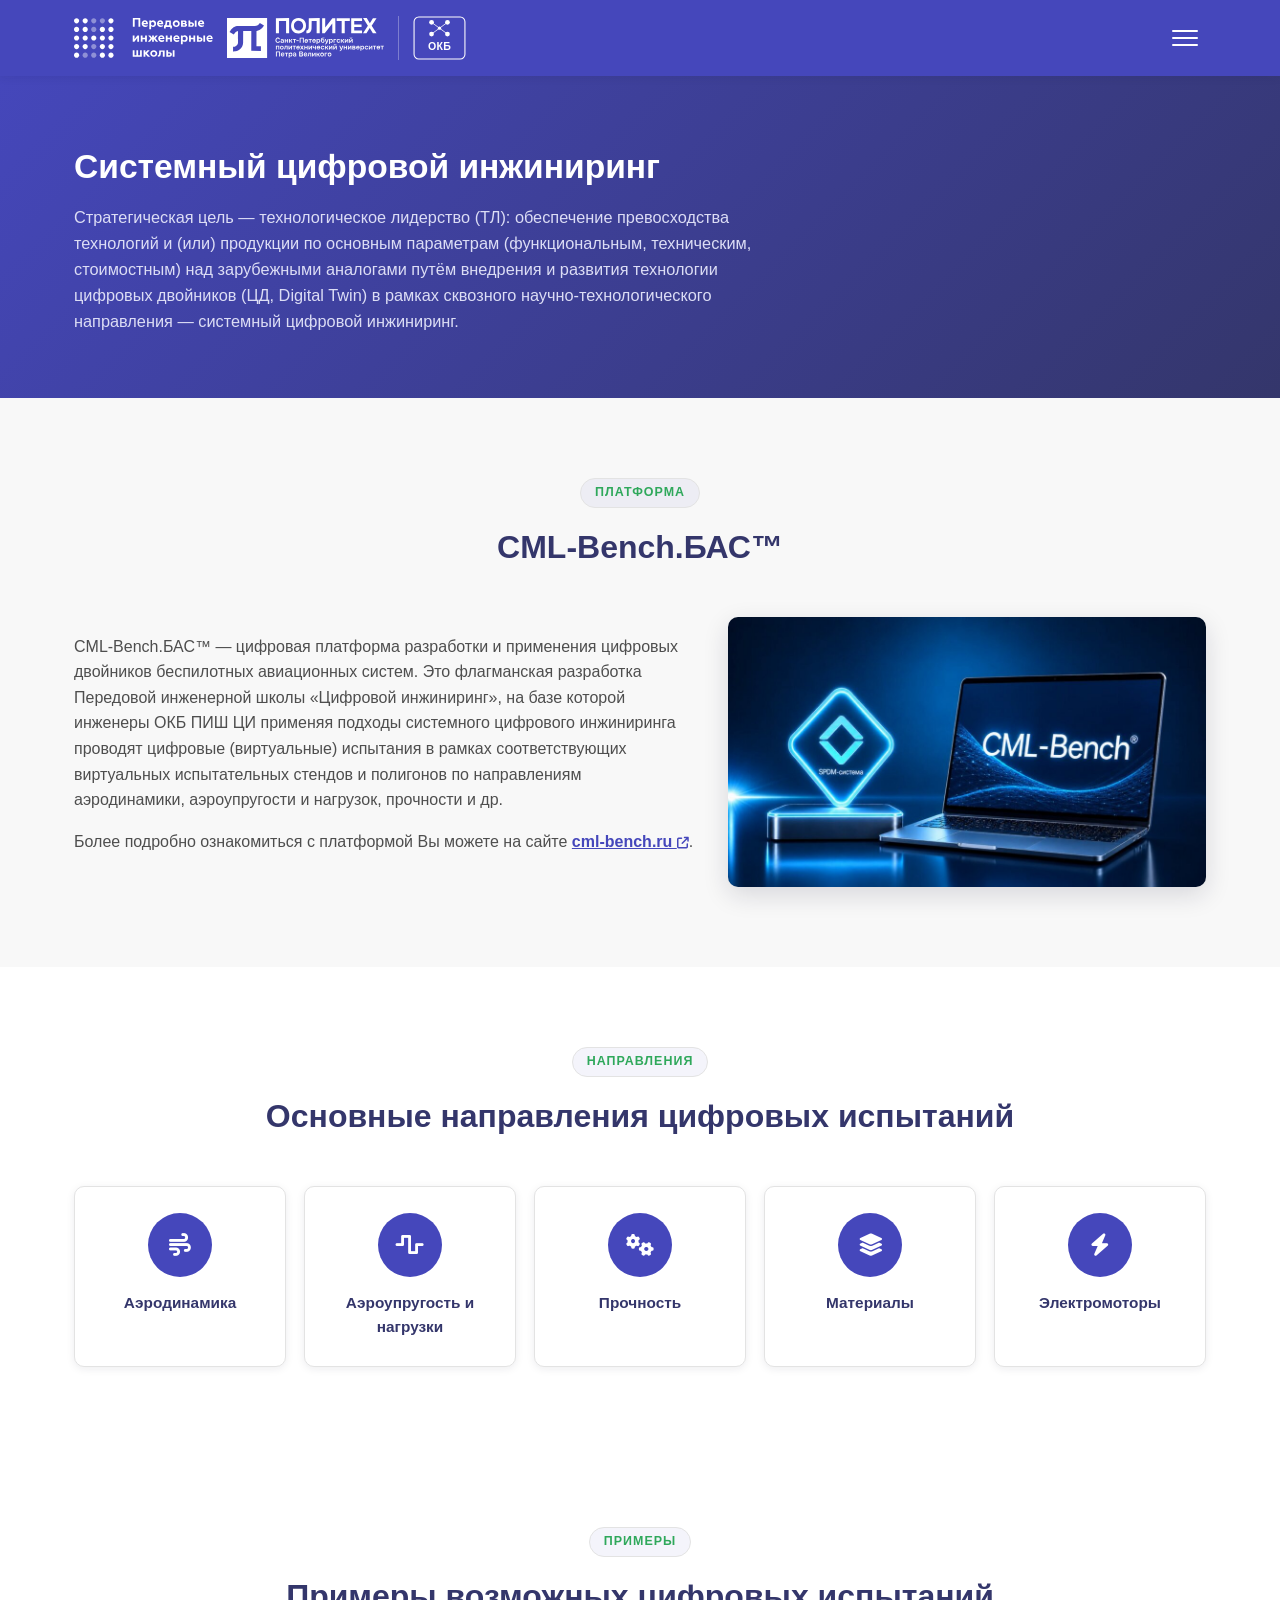
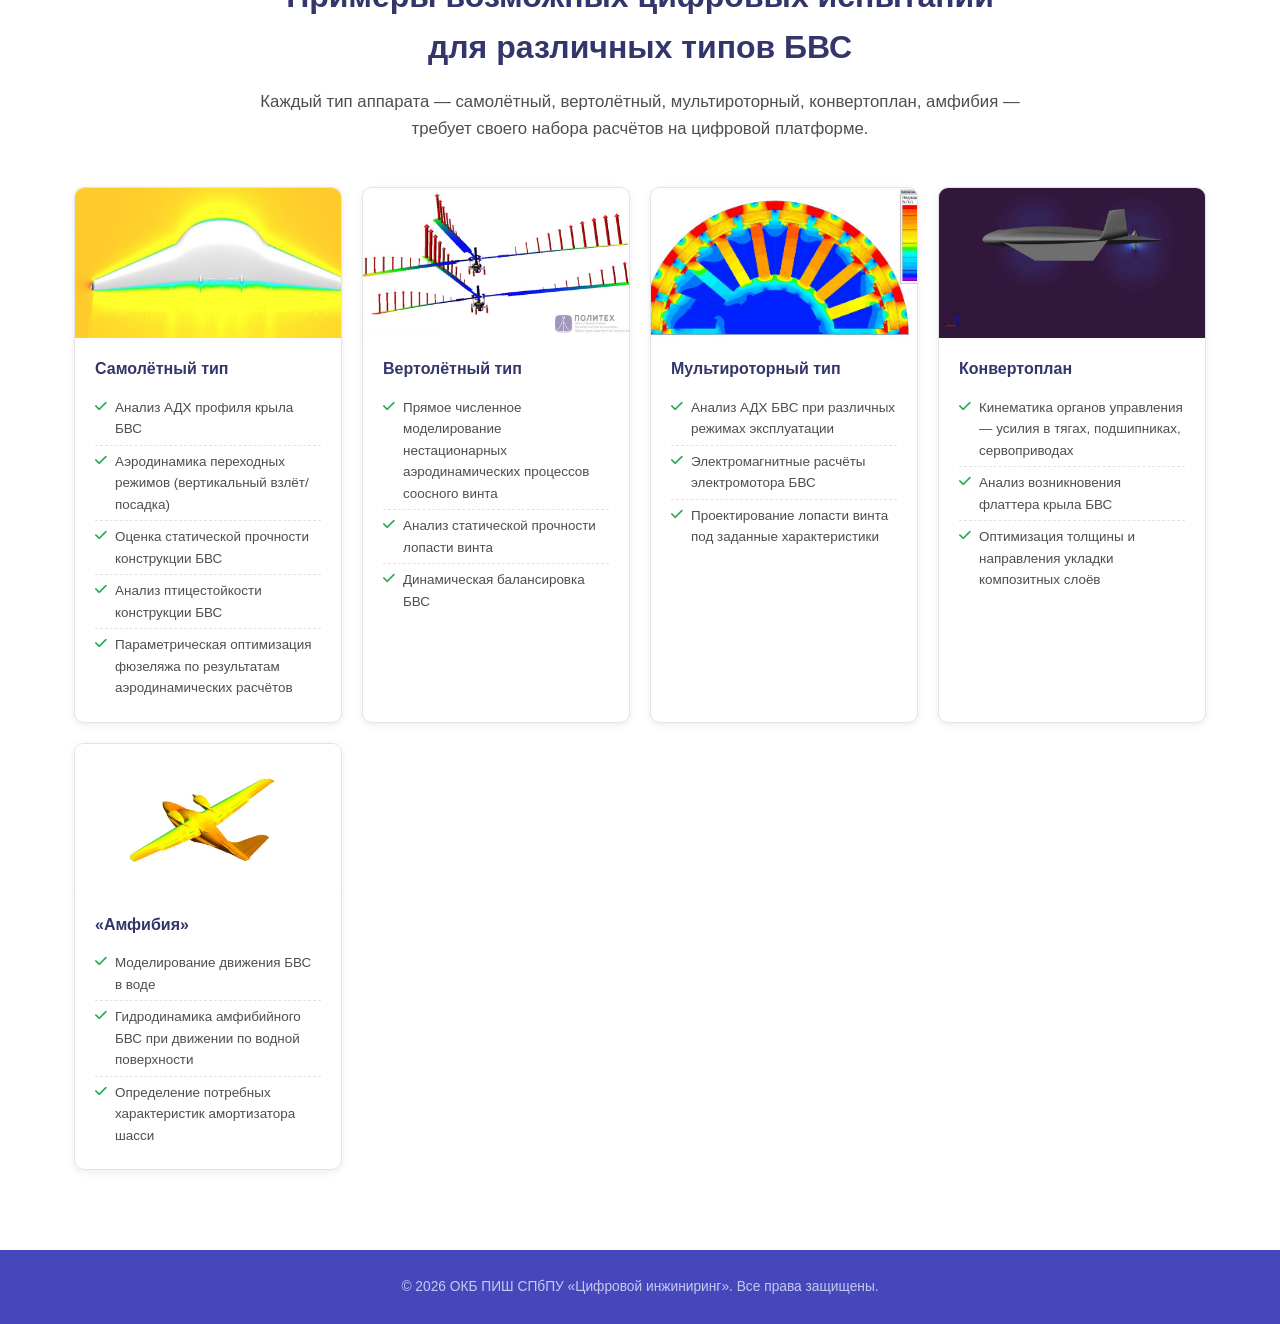
<file: engineering.html>
<!DOCTYPE html>
<html lang="ru">
<head>
<meta charset="UTF-8">
<meta name="viewport" content="width=device-width, initial-scale=1.0">
<title>Цифровой инжиниринг — ОКБ ПИШ СПбПУ «Цифровой инжиниринг»</title>
<meta name="description" content="Системный цифровой инжиниринг ОКБ ПИШ СПбПУ: платформа CML-Bench.БАС™ и основные направления цифровых испытаний — аэродинамика, прочность, аэроупругость и нагрузки, материалы, электромоторы.">
<link rel="icon" type="image/svg+xml" href="assets/favicon/favicon.svg">
<link rel="alternate icon" href="assets/favicon/favicon.ico">
<link rel="apple-touch-icon" href="assets/favicon/apple-touch-icon.png">
<link rel="manifest" href="assets/favicon/site.webmanifest">
<link rel="canonical" href="https://okb.pish-spbstu.ru/engineering.html">
<meta property="og:type" content="website">
<meta property="og:site_name" content="ОКБ ПИШ СПбПУ «Цифровой инжиниринг»">
<meta property="og:title" content="Цифровой инжиниринг — ОКБ ПИШ СПбПУ «Цифровой инжиниринг»">
<meta property="og:description" content="Системный цифровой инжиниринг ОКБ ПИШ СПбПУ: платформа CML-Bench.БАС™ и основные направления цифровых испытаний — аэродинамика, прочность, аэроупругость и нагрузки, материалы, электромоторы.">
<meta property="og:image" content="https://okb.pish-spbstu.ru/assets/img/og-image.png">
<meta property="og:url" content="https://okb.pish-spbstu.ru/engineering.html">
<meta property="og:locale" content="ru_RU">
<meta name="twitter:card" content="summary_large_image">
<meta name="twitter:title" content="Цифровой инжиниринг — ОКБ ПИШ СПбПУ «Цифровой инжиниринг»">
<meta name="twitter:description" content="Системный цифровой инжиниринг ОКБ ПИШ СПбПУ: платформа CML-Bench.БАС™ и основные направления цифровых испытаний — аэродинамика, прочность, аэроупругость и нагрузки, материалы, электромоторы.">
<meta name="twitter:image" content="https://okb.pish-spbstu.ru/assets/img/og-image.png">

<link rel="stylesheet" href="https://cdnjs.cloudflare.com/ajax/libs/font-awesome/6.5.1/css/all.min.css">
<link rel="stylesheet" href="assets/css/style.css">
</head>
<body>

<header class="site-header">
  <div class="nav-inner">
    <div class="brand-logos">
      <a href="https://pish.spbstu.ru/" target="_blank" rel="noopener" title="ПИШ СПбПУ"><img src="assets/logos/pish.svg" alt="ПИШ СПбПУ"></a>
      <a href="https://spbstu.ru/" target="_blank" rel="noopener" title="СПбПУ"><img src="assets/logos/spbstu.svg" alt="СПбПУ"></a>
      <a href="index.html" class="okb-logo" title="ОКБ «Цифровой инжиниринг»"><img src="assets/logos/okb.svg" alt="ОКБ"></a>
    </div>
    <nav class="nav-menu" id="navMenu">
      <a href="index.html">Главная</a>
      <div class="nav-item">
        <a href="projects.html">Проекты</a>
        <button class="nav-caret-btn" type="button" aria-label="Показать направления"><i class="fa-solid fa-chevron-down"></i></button>
        <div class="nav-dropdown">
          <a href="projects.html#uav"><i class="fa-solid fa-plane"></i> Беспилотные летательные аппараты</a>
          <a href="projects.html#robots"><i class="fa-solid fa-robot"></i> Бои роботов</a>
          <a href="projects.html#swarm"><i class="fa-solid fa-diagram-project"></i> Роевые БАС</a>
        </div>
      </div>
      <a href="engineering.html" class="active">Цифровой инжиниринг</a>
      <a href="structure.html">Структура ОКБ</a>
      <a href="production.html">Производство</a>
      <a href="education.html">Образование</a>
      <a href="partnership.html">Сотрудничество</a>
    </nav>
    <button class="burger" id="burgerBtn" aria-label="Открыть меню"><span></span><span></span><span></span></button>
  </div>
</header>

<section class="page-hero">
  <div class="container">
    <h1>Системный цифровой инжиниринг</h1>
    <p>Стратегическая цель — технологическое лидерство (ТЛ): обеспечение превосходства технологий и (или) продукции по основным параметрам (функциональным, техническим, стоимостным) над зарубежными аналогами путём внедрения и развития технологии цифровых двойников (ЦД, Digital Twin) в рамках сквозного научно-технологического направления — системный цифровой инжиниринг.</p>
  </div>
</section>

<section class="section section-alt" id="cml-bench">
  <div class="container">
    <div class="section-header reveal">
      <span class="eyebrow">Платформа</span>
      <h2>CML-Bench.БАС™</h2>
    </div>
    <div class="project-cml reveal">
      <div>
        <p style="color:var(--color-text-muted);">CML-Bench.БАС™ — цифровая платформа разработки и применения цифровых двойников беспилотных авиационных систем. Это флагманская разработка Передовой инженерной школы «Цифровой инжиниринг», на базе которой инженеры ОКБ ПИШ ЦИ применяя подходы системного цифрового инжиниринга проводят цифровые (виртуальные) испытания в рамках соответствующих виртуальных испытательных стендов и полигонов по направлениям аэродинамики, аэроупругости и нагрузок, прочности и др.</p>
        <p style="color:var(--color-text-muted);">Более подробно ознакомиться с платформой Вы можете на сайте <a href="https://cml-bench.ru/" target="_blank" rel="noopener" style="color:var(--color-primary);font-weight:700;text-decoration:underline;">cml-bench.ru <i class="fa-solid fa-arrow-up-right-from-square" style="font-size:.75em;"></i></a>.</p>
      </div>
      <img src="assets/img/engineering/cml-bench-promo.jpg" alt="CML-Bench — цифровая платформа" style="border-radius:var(--radius);width:100%;box-shadow:var(--shadow-md);">
    </div>
  </div>
</section>

<section class="section" id="hierarchy">
  <div class="container">
    <div class="section-header reveal">
      <span class="eyebrow">Направления</span>
      <h2>Основные направления цифровых испытаний</h2>
    </div>
    <div class="testcat-grid reveal" id="testcatGrid"></div>
  </div>
</section>

<section class="section" id="bvs-types">
  <div class="container">
    <div class="section-header reveal">
      <span class="eyebrow">Примеры</span>
      <h2>Примеры возможных цифровых испытаний для различных типов БВС</h2>
      <p>Каждый тип аппарата — самолётный, вертолётный, мультироторный, конвертоплан, амфибия — требует своего набора расчётов на цифровой платформе.</p>
    </div>
    <div class="bvs-type-grid reveal" id="bvsTypeGrid"></div>
  </div>
</section>

<footer class="site-footer">
  <div class="container">
    <p class="copyright">© 2026 ОКБ ПИШ СПбПУ «Цифровой инжиниринг». Все права защищены.</p>
  </div>
</footer>

<div class="modal-overlay" id="modalOverlay">
  <div class="modal" id="modalContent" role="dialog" aria-modal="true">
    <button class="modal-close" id="modalClose" aria-label="Закрыть"><i class="fa-solid fa-xmark"></i></button>
    <div id="modalBody"></div>
  </div>
</div>

<script src="assets/js/main.js"></script>
<script>
/* ========================================================================
   ИЕРАРХИЯ ВИП → ВИС → ПШЧММ → ЧММ
   Реальные показатели по проекту «Снегирь-1.5» (презентация ОКБ)
======================================================================== */
const mindmapCategories = [
  {
    id:'aero', icon:'fa-wind', title:'Аэродинамика',
    image:'assets/img/engineering/test-aero.jpg',
    vip:['Аэродинамика БВС самолётного типа','Аэродинамика БВС вертолётного типа','Аэродинамика БВС мультироторного типа','Аэродинамика винта/лопасти'],
    vis:['Аэродинамика профиля крыла БВС СТ','Аэродинамика БВС СТ в режиме горизонтального полёта','Аэродинамика устойчивости БВС СТ','Аэродинамика управляемости БВС СТ','Аэродинамика БВС СТ в режиме взлёта/посадки','Аэродинамика капота БВС ВТ','Аэродинамика БВС МТ в режиме зависания','Аэродинамика БВС МТ при работающих винтах на земле','Аэродинамика БВС МТ в режиме горизонтального полёта','Аэродинамика системы распыления БВС МТ','Аэродинамика открытого винта/лопасти'], visMore:true,
    pshchmm:['Модель профиля крыла БВС СТ для расчёта АДХ при изменении скорости полёта и угла атаки','Модель БВС СТ для расчёта АДХ в режиме горизонтального полёта при изменении скорости полёта и угла атаки/скольжения','Модель БВС СТ для расчёта устойчивости при изменении скорости полёта и угла атаки','Модель крыла с мотогондолой БВС СТ для расчёта АДХ при отклонённых положениях управляющих поверхностей','Модель агропромышленного БВС МТ для определения АДХ системы распыления в режиме горизонтального полёта/зависания','Модель винта БВС для определения АДХ'], pshchmmMore:true
  },
  {
    id:'aeroelastic', icon:'fa-wave-square', title:'Аэроупругость и нагрузки',
    image:'assets/img/engineering/test-wingmesh.jpg',
    vip:['Аэроупругость и нагрузки БВС самолётного типа'],
    vis:['Аэроупругость и нагрузки БВС СТ']
  },
  {
    id:'strength', icon:'fa-gears', title:'Прочность',
    image:'assets/img/engineering/test-strength.jpg',
    vip:['Статическая прочность БВС самолётного типа','Динамическая прочность БВС самолётного типа','Жёсткость силовой схемы БВС самолётного типа','Статическая прочность БВС вертолётного типа','Динамическая прочность БВС вертолётного типа'], vipMore:true,
    vis:['Статическая прочность БВС СТ. Общая прочность','Анализ несущей способности конструкции БВС СТ','Модальный анализ БВС СТ','Статическая прочность БВС ВТ. Общая прочность','Модальный анализ БВС ВТ','Интегральные жёсткости агрегатов БВС самолётного типа'], visMore:true,
    pshchmm:['Модель конструкции БВС СТ для расчёта общей статической прочности','Модель БВС СТ для расчёта несущей способности','Модель БВС СТ для расчёта собственных частот колебаний','Модель конструкции БВС ВТ для расчёта общей статической прочности','Модель БВС ВТ для расчёта собственных частот колебаний','Модель секции элемента БВС СТ для определения ИЖХ'], pshchmmMore:true
  },
  {
    id:'materials', icon:'fa-layer-group', title:'Материалы',
    image:'assets/img/engineering/test-shaft-stress.jpg',
    vip:['Образцы композиционных материалов','Образцы металлических материалов','Образцы неметаллических материалов'],
    vis:['Образец ПКМ на растяжение','Образец ПКМ на сжатие','Образец ПКМ на сдвиг','Образец ПКМ на изгиб','Металлический образец на растяжение','Металлический образец на трёхточечный изгиб','Металлический образец на ударную вязкость','Неметаллический образец на растяжение','Неметаллический образец на сжатие','Неметаллический образец на изгиб','Неметаллический образец на срез'], visMore:true,
    pshchmm:['Модель образца из ПКМ на растяжение. Ткань','Модель образца из ПКМ на сжатие. Ткань','Модель образца из ПКМ на сдвиг. Ткань','Модель образца из ПКМ на изгиб. Ткань','Модель металлического образца на растяжение','Модель металлического образца на трёхточечный изгиб','Модель металлического образца на ударную вязкость','Модель неметаллического образца на растяжение']
  },
  {
    id:'motors', icon:'fa-bolt', title:'Электромоторы',
    image:'assets/img/engineering/test-motors.jpg',
    vip:['Электромагнитные характеристики электромоторов БВС'],
    vis:['Электромагнитный расчёт тягового электродвигателя в стационарном режиме'],
    pshchmm:['Модель электромотора бесколлекторного типа для расчёта ЭМХ']
  }
];

/* ========================================================================
   ПРИМЕРЫ ЦИФРОВЫХ ИСПЫТАНИЙ ПО ТИПАМ БВС
======================================================================== */
const bvsTypes = [
  {
    title:'Самолётный тип', image:'assets/img/engineering/test-wingpressure.jpg',
    examples:['Анализ АДХ профиля крыла БВС','Аэродинамика переходных режимов (вертикальный взлёт/посадка)','Оценка статической прочности конструкции БВС','Анализ птицестойкости конструкции БВС','Параметрическая оптимизация фюзеляжа по результатам аэродинамических расчётов']
  },
  {
    title:'Вертолётный тип', image:'assets/img/engineering/test-heli-loads.jpg',
    examples:['Прямое численное моделирование нестационарных аэродинамических процессов соосного винта','Анализ статической прочности лопасти винта','Динамическая балансировка БВС']
  },
  {
    title:'Мультироторный тип', image:'assets/img/engineering/test-motors.jpg',
    examples:['Анализ АДХ БВС при различных режимах эксплуатации','Электромагнитные расчёты электромотора БВС','Проектирование лопасти винта под заданные характеристики']
  },
  {
    title:'Конвертоплан', image:'assets/img/engineering/test-hydro.jpg',
    examples:['Кинематика органов управления — усилия в тягах, подшипниках, сервоприводах','Анализ возникновения флаттера крыла БВС','Оптимизация толщины и направления укладки композитных слоёв']
  },
  {
    title:'«Амфибия»', image:'assets/img/engineering/test-amphibia-cfd.jpg',
    examples:['Моделирование движения БВС в воде','Гидродинамика амфибийного БВС при движении по водной поверхности','Определение потребных характеристик амортизатора шасси']
  }
];

function renderTestCategories(){
  const el = document.getElementById('testcatGrid');
  el.innerHTML = mindmapCategories.map(c => `
    <div class="testcat-card" data-modal="mindmap" data-id="${c.id}">
      <div class="testcat-icon"><i class="fa-solid ${c.icon}"></i></div>
      <h4>${c.title}</h4>
    </div>
  `).join('');
}

function statsBlock(c){
  let html = `
    <div class="mindmap-modal-stats">
      <div><strong>${c.vip.length}</strong><span>ВИП</span></div>
      <div><strong>${c.vis.length}</strong><span>ВИС</span></div>`;
  if(c.pshchmm) html += `<div><strong>${c.pshchmm.length}</strong><span>ПШЧММ</span></div>`;
  html += `</div>`;
  return html;
}

function tagList(arr, more, altStyle){
  const style = altStyle ? ' style="background:var(--color-primary-light);"' : '';
  let html = `<div class="modal-tags">${arr.map(v=>`<span class="tag"${style}>${v}</span>`).join('')}`;
  if(more) html += `<span class="tag" style="opacity:.6;">и др.</span>`;
  html += `</div>`;
  return html;
}

function buildMindmapModal(id){
  const c = mindmapCategories.find(x => x.id === id);
  let body = `
    <h3><i class="fa-solid ${c.icon}"></i> ${c.title}</h3>
    <div class="modal-sub">Направление испытаний</div>
    <img src="${c.image}" alt="${c.title}" style="width:100%;height:240px;object-fit:contain;background:var(--color-bg-alt);border-radius:8px;margin-bottom:12px;">
  `;

  body += statsBlock(c);
  body += `<p style="font-size:.86rem;font-weight:700;color:var(--color-text-muted);margin-bottom:6px;">ВИП — виртуальные испытательные полигоны:</p>`;
  body += tagList(c.vip, c.vipMore);
  body += `<p style="font-size:.86rem;font-weight:700;color:var(--color-text-muted);margin:14px 0 6px;">ВИС — виртуальные испытательные стенды:</p>`;
  body += tagList(c.vis, c.visMore);
  if(c.pshchmm){
    body += `<p style="font-size:.86rem;font-weight:700;color:var(--color-text-muted);margin:14px 0 6px;">Примеры ПШЧММ — параметрические шаблоны:</p>`;
    body += tagList(c.pshchmm, c.pshchmmMore, true);
  }

  return body;
}

function renderBvsTypes(){
  const el = document.getElementById('bvsTypeGrid');
  el.innerHTML = bvsTypes.map(t => `
    <div class="bvs-type-card">
      <img src="${t.image}" alt="${t.title}" loading="lazy">
      <div class="bvs-type-card-body">
        <h4>${t.title}</h4>
        <ul>${t.examples.map(e=>`<li><i class="fa-solid fa-check"></i>${e}</li>`).join('')}</ul>
      </div>
    </div>
  `).join('');
}

document.addEventListener('click', (e) => {
  const trigger = e.target.closest('[data-modal="mindmap"]');
  if(trigger) openModal(buildMindmapModal(trigger.dataset.id));
});

document.addEventListener('DOMContentLoaded', () => {
  renderTestCategories();
  renderBvsTypes();
  document.querySelectorAll('.testcat-card, .bvs-type-card').forEach(el => el.classList.add('reveal'));
  initScrollReveal();
});
</script>
</body>
</html>
</file>
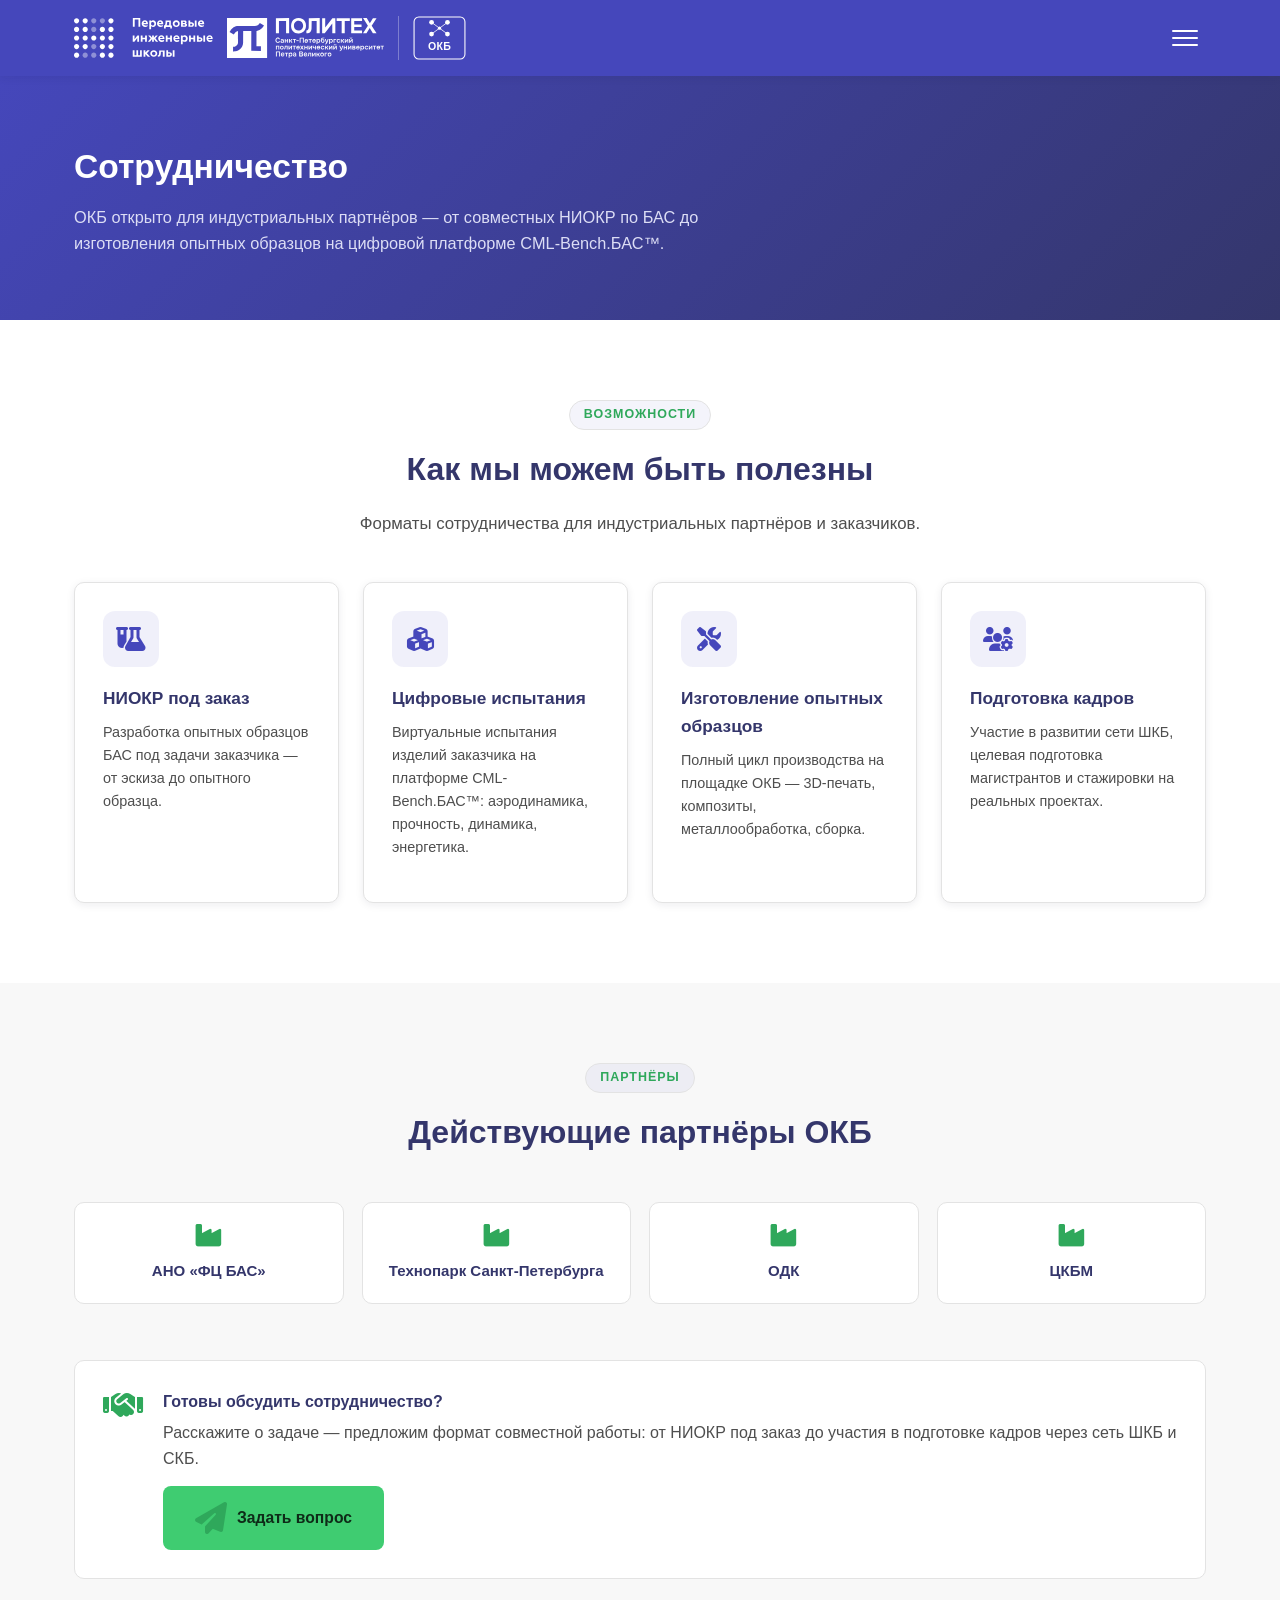
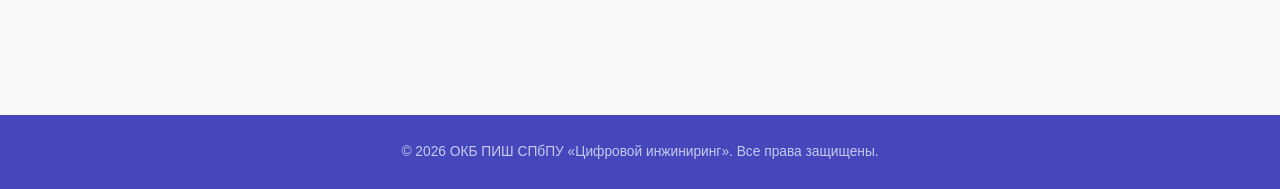
<file: partnership.html>
<!DOCTYPE html>
<html lang="ru">
<head>
<meta charset="UTF-8">
<meta name="viewport" content="width=device-width, initial-scale=1.0">
<title>Сотрудничество — ОКБ ПИШ СПбПУ «Цифровой инжиниринг»</title>
<meta name="description" content="Сотрудничество с ОКБ ПИШ СПбПУ «Цифровой инжиниринг»: НИОКР под заказ, цифровые испытания, изготовление опытных образцов и подготовка кадров для индустриальных партнёров.">
<link rel="icon" type="image/svg+xml" href="assets/favicon/favicon.svg">
<link rel="alternate icon" href="assets/favicon/favicon.ico">
<link rel="apple-touch-icon" href="assets/favicon/apple-touch-icon.png">
<link rel="manifest" href="assets/favicon/site.webmanifest">
<link rel="canonical" href="https://okb.pish-spbstu.ru/partnership.html">
<meta property="og:type" content="website">
<meta property="og:site_name" content="ОКБ ПИШ СПбПУ «Цифровой инжиниринг»">
<meta property="og:title" content="Сотрудничество — ОКБ ПИШ СПбПУ «Цифровой инжиниринг»">
<meta property="og:description" content="Сотрудничество с ОКБ ПИШ СПбПУ «Цифровой инжиниринг»: НИОКР под заказ, цифровые испытания, изготовление опытных образцов и подготовка кадров для индустриальных партнёров.">
<meta property="og:image" content="https://okb.pish-spbstu.ru/assets/img/og-image.png">
<meta property="og:url" content="https://okb.pish-spbstu.ru/partnership.html">
<meta property="og:locale" content="ru_RU">
<meta name="twitter:card" content="summary_large_image">
<meta name="twitter:title" content="Сотрудничество — ОКБ ПИШ СПбПУ «Цифровой инжиниринг»">
<meta name="twitter:description" content="Сотрудничество с ОКБ ПИШ СПбПУ «Цифровой инжиниринг»: НИОКР под заказ, цифровые испытания, изготовление опытных образцов и подготовка кадров для индустриальных партнёров.">
<meta name="twitter:image" content="https://okb.pish-spbstu.ru/assets/img/og-image.png">

<link rel="stylesheet" href="https://cdnjs.cloudflare.com/ajax/libs/font-awesome/6.5.1/css/all.min.css">
<link rel="stylesheet" href="assets/css/style.css">
</head>
<body>

<header class="site-header">
  <div class="nav-inner">
    <div class="brand-logos">
      <a href="https://pish.spbstu.ru/" target="_blank" rel="noopener" title="ПИШ СПбПУ"><img src="assets/logos/pish.svg" alt="ПИШ СПбПУ"></a>
      <a href="https://spbstu.ru/" target="_blank" rel="noopener" title="СПбПУ"><img src="assets/logos/spbstu.svg" alt="СПбПУ"></a>
      <a href="index.html" class="okb-logo" title="ОКБ «Цифровой инжиниринг»"><img src="assets/logos/okb.svg" alt="ОКБ"></a>
    </div>
    <nav class="nav-menu" id="navMenu">
      <a href="index.html">Главная</a>
      <div class="nav-item">
        <a href="projects.html">Проекты</a>
        <button class="nav-caret-btn" type="button" aria-label="Показать направления"><i class="fa-solid fa-chevron-down"></i></button>
        <div class="nav-dropdown">
          <a href="projects.html#uav"><i class="fa-solid fa-plane"></i> Беспилотные летательные аппараты</a>
          <a href="projects.html#robots"><i class="fa-solid fa-robot"></i> Бои роботов</a>
          <a href="projects.html#swarm"><i class="fa-solid fa-diagram-project"></i> Роевые БАС</a>
        </div>
      </div>
      <a href="engineering.html">Цифровой инжиниринг</a>
      <a href="structure.html">Структура ОКБ</a>
      <a href="production.html">Производство</a>
      <a href="education.html">Образование</a>
      <a href="partnership.html" class="active">Сотрудничество</a>
    </nav>
    <button class="burger" id="burgerBtn" aria-label="Открыть меню"><span></span><span></span><span></span></button>
  </div>
</header>

<section class="page-hero">
  <div class="container">
    <h1>Сотрудничество</h1>
    <p>ОКБ открыто для индустриальных партнёров — от совместных НИОКР по БАС до изготовления опытных образцов на цифровой платформе CML-Bench.БАС™.</p>
  </div>
</section>

<section class="section" id="services">
  <div class="container">
    <div class="section-header reveal">
      <span class="eyebrow">Возможности</span>
      <h2>Как мы можем быть полезны</h2>
      <p>Форматы сотрудничества для индустриальных партнёров и заказчиков.</p>
    </div>
    <div class="testbed-grid" id="servicesGrid"></div>
  </div>
</section>

<section class="section section-alt" id="partners">
  <div class="container">
    <div class="section-header reveal">
      <span class="eyebrow">Партнёры</span>
      <h2>Действующие партнёры ОКБ</h2>
    </div>
    <div class="partners-grid reveal" id="partnersGrid"></div>
    <div class="contest-box reveal">
      <i class="fa-solid fa-handshake"></i>
      <div>
        <h4 style="margin-bottom:6px;">Готовы обсудить сотрудничество?</h4>
        <p style="margin:0 0 14px;color:var(--color-text-muted);">Расскажите о задаче — предложим формат совместной работы: от НИОКР под заказ до участия в подготовке кадров через сеть ШКБ и СКБ.</p>
        <a href="index.html#contacts" class="btn btn-primary" style="display:inline-flex;"><i class="fa-solid fa-paper-plane"></i> Задать вопрос</a>
      </div>
    </div>
  </div>
</section>

<footer class="site-footer">
  <div class="container">
    <p class="copyright">© 2026 ОКБ ПИШ СПбПУ «Цифровой инжиниринг». Все права защищены.</p>
  </div>
</footer>

<div class="modal-overlay" id="modalOverlay">
  <div class="modal" id="modalContent" role="dialog" aria-modal="true">
    <button class="modal-close" id="modalClose" aria-label="Закрыть"><i class="fa-solid fa-xmark"></i></button>
    <div id="modalBody"></div>
  </div>
</div>

<script src="assets/js/main.js"></script>
<script>
const services = [
  {icon:'fa-flask-vial', title:'НИОКР под заказ', short:'Разработка опытных образцов БАС под задачи заказчика — от эскиза до опытного образца.'},
  {icon:'fa-cubes', title:'Цифровые испытания', short:'Виртуальные испытания изделий заказчика на платформе CML-Bench.БАС™: аэродинамика, прочность, динамика, энергетика.'},
  {icon:'fa-screwdriver-wrench', title:'Изготовление опытных образцов', short:'Полный цикл производства на площадке ОКБ — 3D-печать, композиты, металлообработка, сборка.'},
  {icon:'fa-users-gear', title:'Подготовка кадров', short:'Участие в развитии сети ШКБ, целевая подготовка магистрантов и стажировки на реальных проектах.'}
];

const partners = ['АНО «ФЦ БАС»','Технопарк Санкт-Петербурга','ОДК','ЦКБМ'];

function renderServices(){
  const el = document.getElementById('servicesGrid');
  el.innerHTML = services.map(s => `
    <div class="testbed-card">
      <div class="testbed-icon"><i class="fa-solid ${s.icon}"></i></div>
      <h3>${s.title}</h3>
      <p>${s.short}</p>
    </div>
  `).join('');
}

function renderPartners(){
  const el = document.getElementById('partnersGrid');
  el.innerHTML = partners.map(p => `<div class="partner-card"><i class="fa-solid fa-industry"></i>${p}</div>`).join('');
}

document.addEventListener('DOMContentLoaded', () => {
  renderServices();
  renderPartners();
  document.querySelectorAll('.testbed-card').forEach(el => el.classList.add('reveal'));
  initScrollReveal();
});
</script>
</body>
</html>
</file>
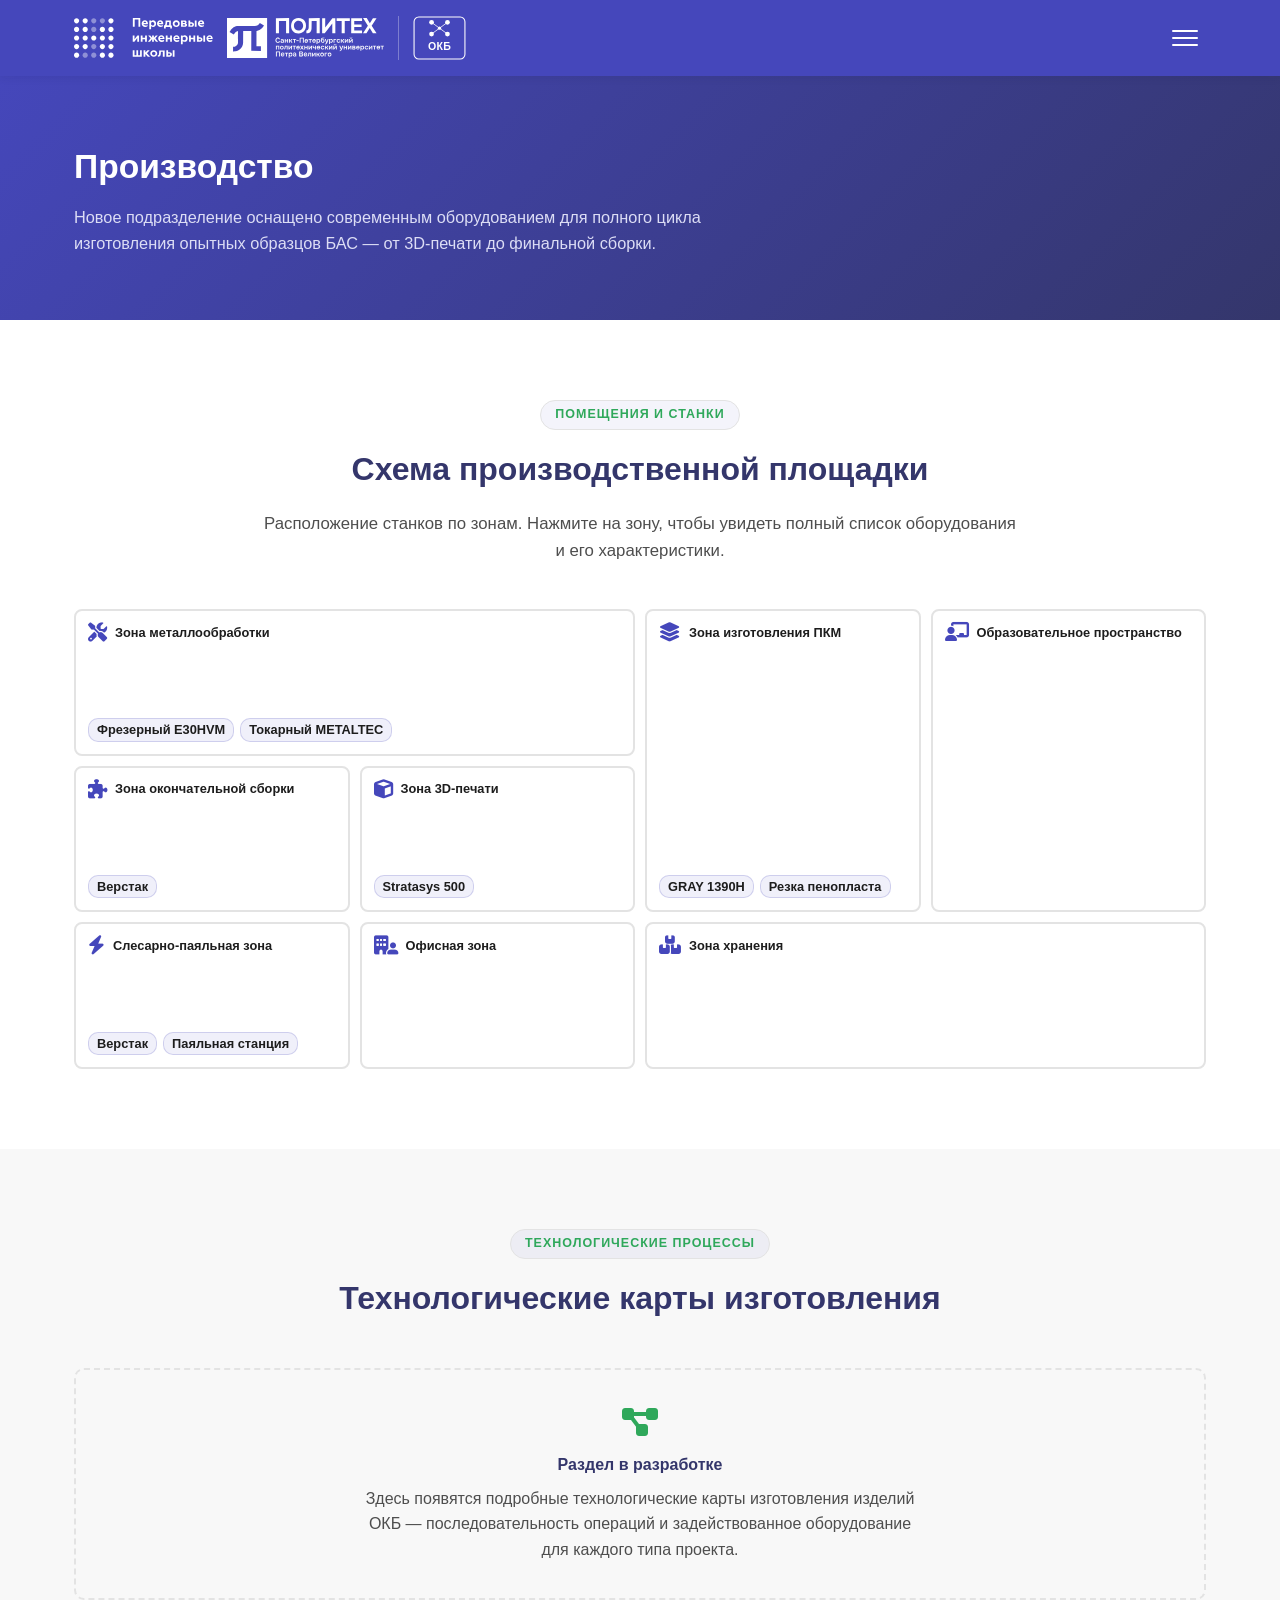
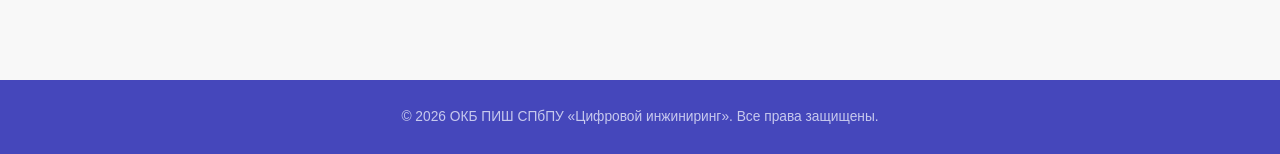
<file: production.html>
<!DOCTYPE html>
<html lang="ru">
<head>
<meta charset="UTF-8">
<meta name="viewport" content="width=device-width, initial-scale=1.0">
<title>Производство — ОКБ ПИШ СПбПУ «Цифровой инжиниринг»</title>
<meta name="description" content="Производство ОКБ ПИШ СПбПУ: схема помещения, зоны, станки и технологические процессы изготовления БАС.">
<link rel="icon" type="image/svg+xml" href="assets/favicon/favicon.svg">
<link rel="alternate icon" href="assets/favicon/favicon.ico">
<link rel="apple-touch-icon" href="assets/favicon/apple-touch-icon.png">
<link rel="manifest" href="assets/favicon/site.webmanifest">
<link rel="canonical" href="https://okb.pish-spbstu.ru/production.html">
<meta property="og:type" content="website">
<meta property="og:site_name" content="ОКБ ПИШ СПбПУ «Цифровой инжиниринг»">
<meta property="og:title" content="Производство — ОКБ ПИШ СПбПУ «Цифровой инжиниринг»">
<meta property="og:description" content="Производство ОКБ ПИШ СПбПУ: схема помещения, зоны, станки и технологические процессы изготовления БАС.">
<meta property="og:image" content="https://okb.pish-spbstu.ru/assets/img/og-image.png">
<meta property="og:url" content="https://okb.pish-spbstu.ru/production.html">
<meta property="og:locale" content="ru_RU">
<meta name="twitter:card" content="summary_large_image">
<meta name="twitter:title" content="Производство — ОКБ ПИШ СПбПУ «Цифровой инжиниринг»">
<meta name="twitter:description" content="Производство ОКБ ПИШ СПбПУ: схема помещения, зоны, станки и технологические процессы изготовления БАС.">
<meta name="twitter:image" content="https://okb.pish-spbstu.ru/assets/img/og-image.png">

<link rel="stylesheet" href="https://cdnjs.cloudflare.com/ajax/libs/font-awesome/6.5.1/css/all.min.css">
<link rel="stylesheet" href="assets/css/style.css">
</head>
<body>

<header class="site-header">
  <div class="nav-inner">
    <div class="brand-logos">
      <a href="https://pish.spbstu.ru/" target="_blank" rel="noopener" title="ПИШ СПбПУ"><img src="assets/logos/pish.svg" alt="ПИШ СПбПУ"></a>
      <a href="https://spbstu.ru/" target="_blank" rel="noopener" title="СПбПУ"><img src="assets/logos/spbstu.svg" alt="СПбПУ"></a>
      <a href="index.html" class="okb-logo" title="ОКБ «Цифровой инжиниринг»"><img src="assets/logos/okb.svg" alt="ОКБ"></a>
    </div>
    <nav class="nav-menu" id="navMenu">
      <a href="index.html">Главная</a>
      <div class="nav-item">
        <a href="projects.html">Проекты</a>
        <button class="nav-caret-btn" type="button" aria-label="Показать направления"><i class="fa-solid fa-chevron-down"></i></button>
        <div class="nav-dropdown">
          <a href="projects.html#uav"><i class="fa-solid fa-plane"></i> Беспилотные летательные аппараты</a>
          <a href="projects.html#robots"><i class="fa-solid fa-robot"></i> Бои роботов</a>
          <a href="projects.html#swarm"><i class="fa-solid fa-diagram-project"></i> Роевые БАС</a>
        </div>
      </div>
      <a href="engineering.html">Цифровой инжиниринг</a>
      <a href="structure.html">Структура ОКБ</a>
      <a href="production.html" class="active">Производство</a>
      <a href="education.html">Образование</a>
      <a href="partnership.html">Сотрудничество</a>
    </nav>
    <button class="burger" id="burgerBtn" aria-label="Открыть меню"><span></span><span></span><span></span></button>
  </div>
</header>

<section class="page-hero">
  <div class="container">
    <h1>Производство</h1>
    <p>Новое подразделение оснащено современным оборудованием для полного цикла изготовления опытных образцов БАС — от 3D-печати до финальной сборки.</p>
  </div>
</section>

<section class="section" id="floorplan-section">
  <div class="container">
    <div class="section-header reveal">
      <span class="eyebrow">Помещения и станки</span>
      <h2>Схема производственной площадки</h2>
      <p>Расположение станков по зонам. Нажмите на зону, чтобы увидеть полный список оборудования и его характеристики.</p>
    </div>
    <div class="floorplan reveal" id="floorplan"></div>
  </div>
</section>

<section class="section section-alt" id="tech-processes">
  <div class="container">
    <div class="section-header reveal">
      <span class="eyebrow">Технологические процессы</span>
      <h2>Технологические карты изготовления</h2>
    </div>
    <div class="roadmap-card reveal">
      <i class="fa-solid fa-diagram-project"></i>
      <h4>Раздел в разработке</h4>
      <p style="max-width:560px;margin:0 auto;">Здесь появятся подробные технологические карты изготовления изделий ОКБ — последовательность операций и задействованное оборудование для каждого типа проекта.</p>
    </div>
  </div>
</section>

<footer class="site-footer">
  <div class="container">
    <p class="copyright">© 2026 ОКБ ПИШ СПбПУ «Цифровой инжиниринг». Все права защищены.</p>
  </div>
</footer>

<div class="modal-overlay" id="modalOverlay">
  <div class="modal" id="modalContent" role="dialog" aria-modal="true">
    <button class="modal-close" id="modalClose" aria-label="Закрыть"><i class="fa-solid fa-xmark"></i></button>
    <div id="modalBody"></div>
  </div>
</div>

<script src="assets/js/main.js"></script>
<script>
const zones = [
  {id:'metal', icon:'fa-screwdriver-wrench', name:'Зона металлообработки', stations:['e30hvm','metaltec']},
  {id:'pcm', icon:'fa-layer-group', name:'Зона изготовления ПКМ', stations:['gray1390','foamcutter']},
  {id:'assembly', icon:'fa-puzzle-piece', name:'Зона окончательной сборки', stations:['workbench']},
  {id:'print3d', icon:'fa-cube', name:'Зона 3D-печати', stations:['stratasys']},
  {id:'solder', icon:'fa-bolt', name:'Слесарно-паяльная зона', stations:['workbench','solderstation']},
  {id:'office', icon:'fa-building-user', name:'Офисная зона', stations:[]},
  {id:'storage', icon:'fa-boxes-stacked', name:'Зона хранения', stations:[]},
  {id:'expo', icon:'fa-chalkboard-user', name:'Образовательное пространство', stations:[]}
];

const stations = {
  stratasys:{name:'3D-принтер Stratasys 500', short:'Stratasys 500', zone:'Зона 3D-печати', specs:'FDM, область печати 500×400×400 мм, материалы: AEROTEX, PLA, ABS'},
  gray1390:{name:'Лазерный станок GRAY 1390H', short:'GRAY 1390H', zone:'Зона изготовления ПКМ', specs:'Мощность 130 Вт, резка фанеры 3–6 мм, акрила, картона'},
  e30hvm:{name:'Фрезерный станок E30HVM', short:'Фрезерный E30HVM', zone:'Зона металлообработки', specs:'ЧПУ, обработка алюминия, латуни, стали'},
  metaltec:{name:'Токарный станок METALTEC NEXT', short:'Токарный METALTEC', zone:'Зона металлообработки', specs:'ЧПУ, диаметр обработки до 300 мм'},
  foamcutter:{name:'Станок для резки пенопласта (струна)', short:'Резка пенопласта', zone:'Зона изготовления ПКМ', specs:'Горячая струна, профили EPP, точность ±0,5 мм'},
  workbench:{name:'Верстак слесарный', short:'Верстак', zone:'Слесарно-паяльная зона / Зона сборки', specs:'Сборка, пайка, монтаж'},
  solderstation:{name:'Паяльная станция', short:'Паяльная станция', zone:'Слесарно-паяльная зона', specs:'Пайка проводов, термоусадка, мультиметр'}
};

function renderFloorplan(){
  const el = document.getElementById('floorplan');
  el.innerHTML = zones.map(z => `
    <div class="zone zone-${z.id}" id="zone-${z.id}" data-zone="${z.id}">
      <div class="zone-head">
        <i class="fa-solid ${z.icon}"></i>
        <span>${z.name}</span>
      </div>
      ${z.stations.length ? `<div class="zone-stations">${z.stations.map(sid => `<span class="zone-station-chip">${stations[sid].short}</span>`).join('')}</div>` : ''}
    </div>
  `).join('');
}

function buildZoneModal(id){
  const zone = zones.find(z => z.id === id);
  const zoneStations = zone.stations.map(sid => stations[sid]);
  return `
    <h3><i class="fa-solid ${zone.icon}"></i> ${zone.name}</h3>
    <div class="modal-sub">${zoneStations.length ? 'Оборудование зоны' : 'Вспомогательное помещение без производственного оборудования'}</div>
    ${zoneStations.length ? `<ul class="modal-list">${zoneStations.map(s=>`<li><b>${s.name}</b><br><span style="color:var(--color-text-muted);">${s.specs}</span></li>`).join('')}</ul>` : ''}
  `;
}

document.addEventListener('click', (e) => {
  const zoneEl = e.target.closest('.zone');
  if(zoneEl) openModal(buildZoneModal(zoneEl.dataset.zone));
});

document.addEventListener('DOMContentLoaded', () => {
  renderFloorplan();
  document.querySelectorAll('.zone').forEach(el => el.classList.add('reveal'));
  initScrollReveal();

  if(location.hash && location.hash.startsWith('#zone-')){
    const target = document.querySelector(location.hash);
    if(target){
      target.classList.add('zone-active');
      setTimeout(() => target.scrollIntoView({behavior:'smooth', block:'center'}), 300);
      setTimeout(() => target.classList.remove('zone-active'), 4000);
    }
  }
});
</script>
</body>
</html>
</file>
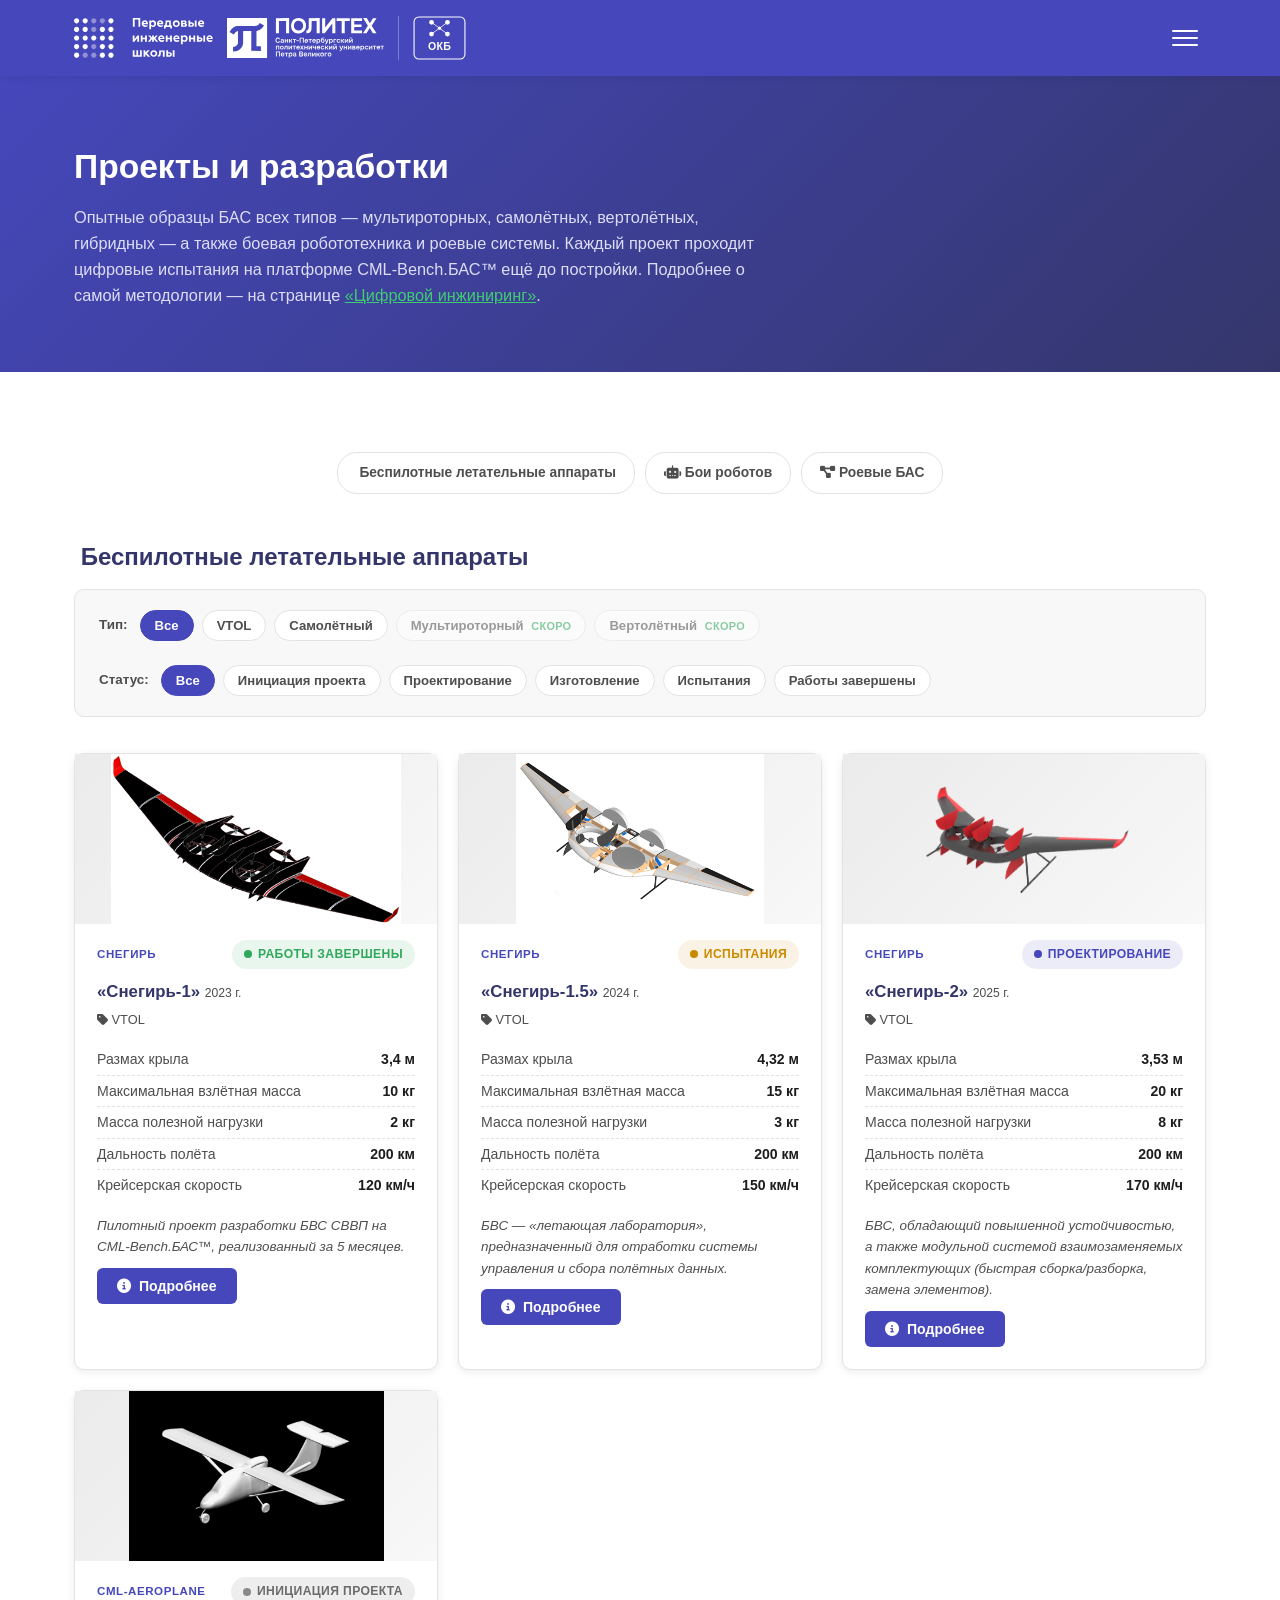
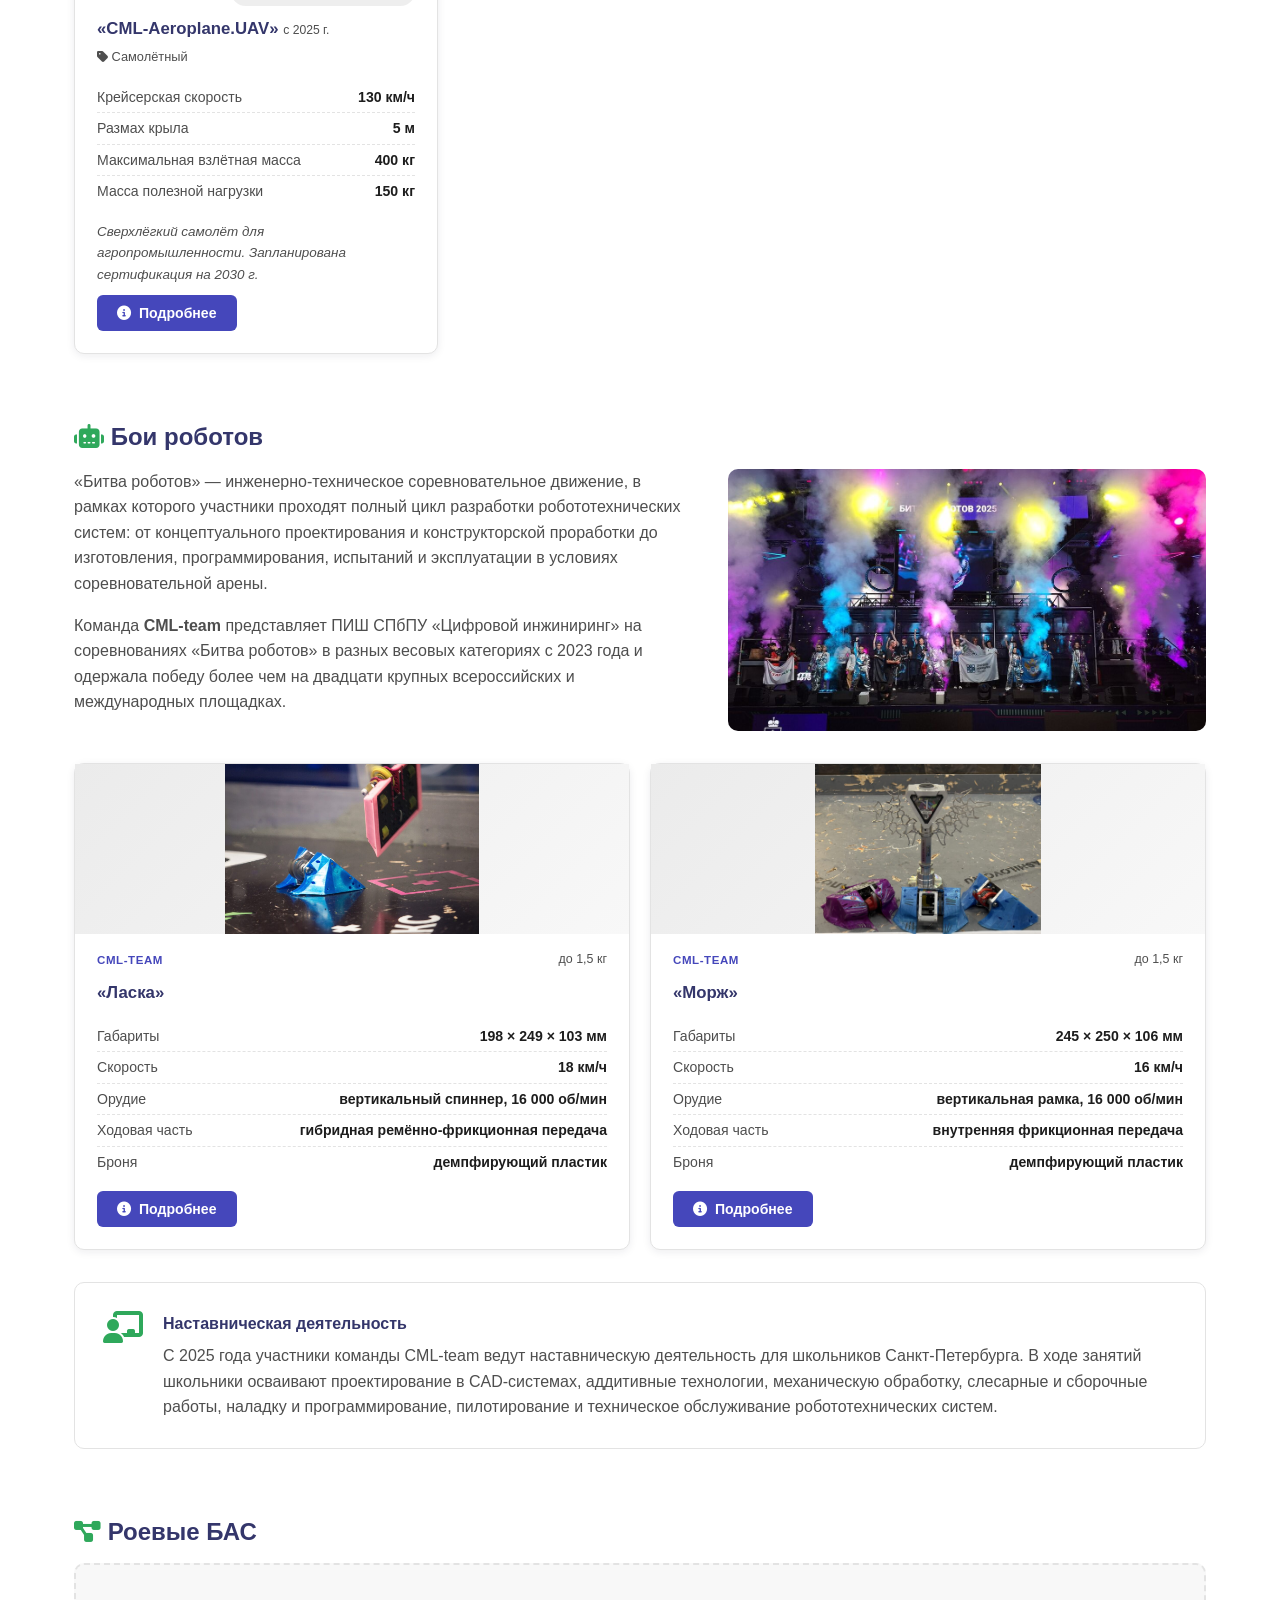
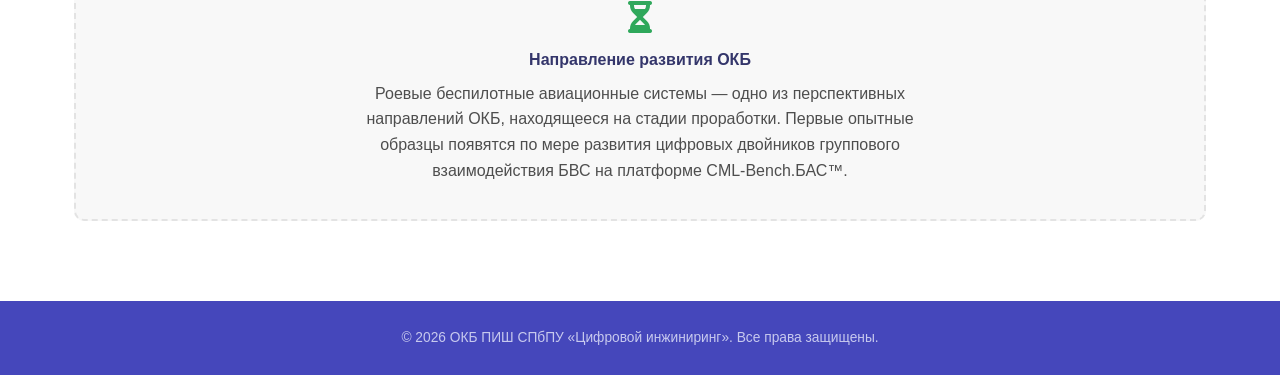
<file: projects.html>
<!DOCTYPE html>
<html lang="ru">
<head>
<meta charset="UTF-8">
<meta name="viewport" content="width=device-width, initial-scale=1.0">
<title>Проекты — ОКБ ПИШ СПбПУ «Цифровой инжиниринг»</title>
<meta name="description" content="Каталог проектов ОКБ ПИШ СПбПУ: семейство БВС «Снегирь», CML-Aeroplane.UAV, боевая робототехника CML-team и роевые БАС.">
<link rel="icon" type="image/svg+xml" href="assets/favicon/favicon.svg">
<link rel="alternate icon" href="assets/favicon/favicon.ico">
<link rel="apple-touch-icon" href="assets/favicon/apple-touch-icon.png">
<link rel="manifest" href="assets/favicon/site.webmanifest">
<link rel="canonical" href="https://okb.pish-spbstu.ru/projects.html">
<meta property="og:type" content="website">
<meta property="og:site_name" content="ОКБ ПИШ СПбПУ «Цифровой инжиниринг»">
<meta property="og:title" content="Проекты — ОКБ ПИШ СПбПУ «Цифровой инжиниринг»">
<meta property="og:description" content="Каталог проектов ОКБ ПИШ СПбПУ: семейство БВС «Снегирь», CML-Aeroplane.UAV, боевая робототехника CML-team и роевые БАС.">
<meta property="og:image" content="https://okb.pish-spbstu.ru/assets/img/og-image.png">
<meta property="og:url" content="https://okb.pish-spbstu.ru/projects.html">
<meta property="og:locale" content="ru_RU">
<meta name="twitter:card" content="summary_large_image">
<meta name="twitter:title" content="Проекты — ОКБ ПИШ СПбПУ «Цифровой инжиниринг»">
<meta name="twitter:description" content="Каталог проектов ОКБ ПИШ СПбПУ: семейство БВС «Снегирь», CML-Aeroplane.UAV, боевая робототехника CML-team и роевые БАС.">
<meta name="twitter:image" content="https://okb.pish-spbstu.ru/assets/img/og-image.png">

<link rel="stylesheet" href="https://cdnjs.cloudflare.com/ajax/libs/font-awesome/6.5.1/css/all.min.css">
<link rel="stylesheet" href="assets/css/style.css">
</head>
<body>

<header class="site-header">
  <div class="nav-inner">
    <div class="brand-logos">
      <a href="https://pish.spbstu.ru/" target="_blank" rel="noopener" title="ПИШ СПбПУ"><img src="assets/logos/pish.svg" alt="ПИШ СПбПУ"></a>
      <a href="https://spbstu.ru/" target="_blank" rel="noopener" title="СПбПУ"><img src="assets/logos/spbstu.svg" alt="СПбПУ"></a>
      <a href="index.html" class="okb-logo" title="ОКБ «Цифровой инжиниринг»"><img src="assets/logos/okb.svg" alt="ОКБ"></a>
    </div>
    <nav class="nav-menu" id="navMenu">
      <a href="index.html">Главная</a>
      <div class="nav-item">
        <a href="projects.html" class="active">Проекты</a>
        <button class="nav-caret-btn" type="button" aria-label="Показать направления"><i class="fa-solid fa-chevron-down"></i></button>
        <div class="nav-dropdown">
          <a href="projects.html#uav"><i class="fa-solid fa-plane"></i> Беспилотные летательные аппараты</a>
          <a href="projects.html#robots"><i class="fa-solid fa-robot"></i> Бои роботов</a>
          <a href="projects.html#swarm"><i class="fa-solid fa-diagram-project"></i> Роевые БАС</a>
        </div>
      </div>
      <a href="engineering.html">Цифровой инжиниринг</a>
      <a href="structure.html">Структура ОКБ</a>
      <a href="production.html">Производство</a>
      <a href="education.html">Образование</a>
      <a href="partnership.html">Сотрудничество</a>
    </nav>
    <button class="burger" id="burgerBtn" aria-label="Открыть меню"><span></span><span></span><span></span></button>
  </div>
</header>

<section class="page-hero">
  <div class="container">
    <h1>Проекты и разработки</h1>
    <p>Опытные образцы БАС всех типов — мультироторных, самолётных, вертолётных, гибридных — а также боевая робототехника и роевые системы. Каждый проект проходит цифровые испытания на платформе CML-Bench.БАС™ ещё до постройки. Подробнее о самой методологии — на странице <a href="engineering.html" style="color:var(--color-accent);text-decoration:underline;">«Цифровой инжиниринг»</a>.</p>
  </div>
</section>

<section class="section" id="catalog">
  <div class="container">
    <div class="project-subnav reveal">
      <a href="#uav"><i class="fa-solid fa-drone"></i> Беспилотные летательные аппараты</a>
      <a href="#robots"><i class="fa-solid fa-robot"></i> Бои роботов</a>
      <a href="#swarm"><i class="fa-solid fa-diagram-project"></i> Роевые БАС</a>
    </div>

    <h2 id="uav" style="scroll-margin-top:100px;font-size:1.5rem;"><i class="fa-solid fa-drone" style="color:var(--color-accent-dark);"></i> Беспилотные летательные аппараты</h2>

    <div class="filter-bar reveal" id="filterBar">
      <div class="filter-group">
        <span class="filter-label">Тип:</span>
        <div class="filter-chips" id="typeFilters"></div>
      </div>
      <div class="filter-group">
        <span class="filter-label">Статус:</span>
        <div class="filter-chips" id="statusFilters"></div>
      </div>
    </div>

    <div class="catalog-grid" id="catalogGrid"></div>
    <p class="catalog-empty" id="catalogEmpty" style="display:none;">По выбранным фильтрам проектов пока нет.</p>

    <h2 id="robots" style="scroll-margin-top:100px;font-size:1.5rem;margin-top:64px;"><i class="fa-solid fa-robot" style="color:var(--color-accent-dark);"></i> Бои роботов</h2>
    <div class="project-cml reveal" style="margin-bottom:32px;align-items:stretch;">
      <div>
        <p style="color:var(--color-text-muted);">«Битва роботов» — инженерно-техническое соревновательное движение, в рамках которого участники проходят полный цикл разработки робототехнических систем: от концептуального проектирования и конструкторской проработки до изготовления, программирования, испытаний и эксплуатации в условиях соревновательной арены.</p>
        <p style="color:var(--color-text-muted);">Команда <b>CML-team</b> представляет ПИШ СПбПУ «Цифровой инжиниринг» на соревнованиях «Битва роботов» в разных весовых категориях с 2023 года и одержала победу более чем на двадцати крупных всероссийских и международных площадках.</p>
      </div>
      <div class="cml-visual" style="background-image:url('assets/img/robots/robots-stage.jpg');background-size:cover;background-position:center;min-height:240px;"></div>
    </div>

    <div class="catalog-grid" id="robotsGrid"></div>

    <div class="contest-box reveal" style="margin-top:32px;">
      <i class="fa-solid fa-chalkboard-user"></i>
      <div>
        <h4 style="margin-bottom:6px;">Наставническая деятельность</h4>
        <p style="margin:0;color:var(--color-text-muted);">С 2025 года участники команды CML-team ведут наставническую деятельность для школьников Санкт-Петербурга. В ходе занятий школьники осваивают проектирование в CAD-системах, аддитивные технологии, механическую обработку, слесарные и сборочные работы, наладку и программирование, пилотирование и техническое обслуживание робототехнических систем.</p>
      </div>
    </div>

    <h2 id="swarm" style="scroll-margin-top:100px;font-size:1.5rem;margin-top:64px;"><i class="fa-solid fa-diagram-project" style="color:var(--color-accent-dark);"></i> Роевые БАС</h2>
    <div class="roadmap-card reveal">
      <i class="fa-solid fa-hourglass-half"></i>
      <h4>Направление развития ОКБ</h4>
      <p style="max-width:560px;margin:0 auto;">Роевые беспилотные авиационные системы — одно из перспективных направлений ОКБ, находящееся на стадии проработки. Первые опытные образцы появятся по мере развития цифровых двойников группового взаимодействия БВС на платформе CML-Bench.БАС™.</p>
    </div>
  </div>
</section>

<footer class="site-footer">
  <div class="container">
    <p class="copyright">© 2026 ОКБ ПИШ СПбПУ «Цифровой инжиниринг». Все права защищены.</p>
  </div>
</footer>

<div class="modal-overlay" id="modalOverlay">
  <div class="modal" id="modalContent" role="dialog" aria-modal="true">
    <button class="modal-close" id="modalClose" aria-label="Закрыть"><i class="fa-solid fa-xmark"></i></button>
    <div id="modalBody"></div>
  </div>
</div>

<script src="assets/js/main.js"></script>
<script>
const projectTypes = [
  {id:'all', label:'Все', active:true},
  {id:'vtol', label:'VTOL', active:true},
  {id:'plane', label:'Самолётный', active:true},
  {id:'multirotor', label:'Мультироторный', active:false},
  {id:'helicopter', label:'Вертолётный', active:false}
];

const projectStatuses = [
  {id:'all', label:'Все'},
  {id:'init', label:'Инициация проекта'},
  {id:'design', label:'Проектирование'},
  {id:'manufacturing', label:'Изготовление'},
  {id:'testing', label:'Испытания'},
  {id:'completed', label:'Работы завершены'}
];

const statusMeta = {
  init:{cls:'status-init', icon:'○'},
  design:{cls:'status-design', icon:'◐'},
  manufacturing:{cls:'status-manufacturing', icon:'◑'},
  testing:{cls:'status-testing', icon:'◕'},
  completed:{cls:'status-ready', icon:'●'}
};

const catalogItems = [
  {
    id:'snegir1', family:'Снегирь', name:'«Снегирь-1»', year:'2023 г.', type:'vtol', typeLabel:'VTOL',
    status:'completed', statusLabel:'Работы завершены',
    photo:'assets/img/projects/snegir-1.png',
    specs:[['Размах крыла','3,4 м'],['Максимальная взлётная масса','10 кг'],['Масса полезной нагрузки','2 кг'],['Дальность полёта','200 км'],['Крейсерская скорость','120 км/ч']],
    note:'Пилотный проект разработки БВС СВВП на CML-Bench.БАС™, реализованный за 5 месяцев.',
    detail:{
      description:'Пилотный проект разработки беспилотника вертикального взлёта и посадки (СВВП) на цифровой платформе CML-Bench.БАС™, реализованный за 5 месяцев — от эскиза до наземных испытаний.',
      lth:[['Размах крыла','3,4 м'],['Максимальная взлётная масса','10 кг'],['Масса полезной нагрузки','2 кг'],['Дальность полёта','200 км'],['Крейсерская скорость','120 км/ч']],
      airframe:'EPP (пенополипропилен), фанера авиационная 3 мм, AEROTEX (3D-печать), карбон. Центровка — 28% САХ.',
      powerplant:'4 электродвигателя SUNNYSKY X3120-III 585: передние закрываются в горизонтальном полёте, задние — поворотные. Аккумулятор VANT Li-Po 6000mAh 6S 22.2V 100C.',
      payload:'Универсальный отсек полезной нагрузки массой до 2 кг.',
      equipment:'Уточняется.',
      systems:'Уточняется.'
    }
  },
  {
    id:'snegir15', family:'Снегирь', name:'«Снегирь-1.5»', year:'2024 г.', type:'vtol', typeLabel:'VTOL',
    status:'testing', statusLabel:'Испытания',
    photo:'assets/img/projects/snegir-1-5.png',
    specs:[['Размах крыла','4,32 м'],['Максимальная взлётная масса','15 кг'],['Масса полезной нагрузки','3 кг'],['Дальность полёта','200 км'],['Крейсерская скорость','150 км/ч']],
    note:'БВС — «летающая лаборатория», предназначенный для отработки системы управления и сбора полётных данных.',
    detail:{
      description:'БВС — «летающая лаборатория», предназначенный для отработки системы управления и сбора полётных данных. На цифровой платформе для этого проекта было выполнено 1 ВИП, 27 ВИС и 385 расчётных моделей по направлениям аэродинамики, аэроупругости, прочности и материалов.',
      lth:[['Размах крыла','4,32 м'],['Максимальная взлётная масса','15 кг'],['Масса полезной нагрузки','3 кг'],['Дальность полёта','200 км'],['Крейсерская скорость','150 км/ч']],
      airframe:'EPP (пенополипропилен), фанера авиационная 3 мм, AEROTEX (3D-печать), карбон.',
      powerplant:'Электродвигатель SUNNYSKY X3120-III 585, аккумулятор VANT Li-Po 6000mAh 6S 22.2V 100C.',
      payload:'Тестовый комплект датчиков для сбора полётных данных.',
      equipment:'Система телеметрии и бортовой регистрации полётных данных.',
      systems:'Контур автоматического управления — на этапе лётной отработки.'
    }
  },
  {
    id:'snegir2', family:'Снегирь', name:'«Снегирь-2»', year:'2025 г.', type:'vtol', typeLabel:'VTOL',
    status:'design', statusLabel:'Проектирование',
    photo:'assets/img/projects/snegir-2.png',
    specs:[['Размах крыла','3,53 м'],['Максимальная взлётная масса','20 кг'],['Масса полезной нагрузки','8 кг'],['Дальность полёта','200 км'],['Крейсерская скорость','170 км/ч']],
    note:'БВС, обладающий повышенной устойчивостью, а также модульной системой взаимозаменяемых комплектующих (быстрая сборка/разборка, замена элементов).',
    detail:{
      description:'БВС, обладающий повышенной устойчивостью, а также модульной системой взаимозаменяемых комплектующих — быстрая сборка/разборка и замена элементов конструкции.',
      lth:[['Размах крыла','3,53 м'],['Максимальная взлётная масса','20 кг'],['Масса полезной нагрузки','8 кг'],['Дальность полёта','200 км'],['Крейсерская скорость','170 км/ч']],
      airframe:'EPP, фанера авиационная, AEROTEX (3D-печать), карбон. Модульная силовая схема.',
      powerplant:'Уточняется — расчёт на цифровом двойнике.',
      payload:'До 8 кг: мониторинг ЛЭП, газопроводов, лесных массивов.',
      equipment:'Сменные модули полезной нагрузки (уточняется).',
      systems:'Уточняется.'
    }
  },
  {
    id:'cml', family:'CML-Aeroplane', name:'«CML-Aeroplane.UAV»', year:'с 2025 г.', type:'plane', typeLabel:'Самолётный',
    status:'init', statusLabel:'Инициация проекта',
    photo:'assets/img/projects/cml-aeroplane.jpg',
    specs:[['Крейсерская скорость','130 км/ч'],['Размах крыла','5 м'],['Максимальная взлётная масса','400 кг'],['Масса полезной нагрузки','150 кг']],
    note:'Сверхлёгкий самолёт для агропромышленности. Запланирована сертификация на 2030 г.',
    detail:{
      description:'Сверхлёгкий самолёт для агропромышленности. Запланирована сертификация на 2030 г.',
      lth:[['Крейсерская скорость','130 км/ч'],['Размах крыла','5 м'],['Максимальная взлётная масса','400 кг'],['Масса полезной нагрузки','150 кг']],
      airframe:'Уточняется на этапе эскизного проектирования.',
      powerplant:'Уточняется.',
      payload:'До 150 кг: агропромышленное оборудование.',
      equipment:'Уточняется.',
      systems:'Уточняется.'
    }
  }
];

const robots = [
  {
    id:'laska', name:'«Ласка»', category:'до 1,5 кг',
    photo:'assets/img/robots/robots-battle.jpg',
    specs:[['Габариты','198 × 249 × 103 мм'],['Скорость','18 км/ч'],['Орудие','вертикальный спиннер, 16 000 об/мин'],['Ходовая часть','гибридная ремённо-фрикционная передача'],['Броня','демпфирующий пластик']]
  },
  {
    id:'morzh', name:'«Морж»', category:'до 1,5 кг',
    photo:'assets/img/robots/robots-trophy.jpg',
    specs:[['Габариты','245 × 250 × 106 мм'],['Скорость','16 км/ч'],['Орудие','вертикальная рамка, 16 000 об/мин'],['Ходовая часть','внутренняя фрикционная передача'],['Броня','демпфирующий пластик']]
  }
];

let activeType = 'all';
let activeStatus = 'all';

function statusBadge(status,label){
  const m = statusMeta[status];
  return `<span class="status ${m.cls}"><span class="dot"></span>${label}</span>`;
}

function photoBlock(photo, alt){
  return photo ? `<div class="catalog-card-photo"><img src="${photo}" alt="${alt}" loading="lazy"></div>` : '';
}

function renderFilters(){
  const typeEl = document.getElementById('typeFilters');
  typeEl.innerHTML = projectTypes.map(t => `
    <button class="filter-chip${t.id==='all'?' active':''}${!t.active?' disabled':''}"
      data-type="${t.id}" ${!t.active ? 'title="Направление развития ОКБ — пока нет реализованных проектов" disabled' : ''}>
      ${t.label}${!t.active?' <span class="soon">скоро</span>':''}
    </button>
  `).join('');

  const statusEl = document.getElementById('statusFilters');
  statusEl.innerHTML = projectStatuses.map(s => `
    <button class="filter-chip${s.id==='all'?' active':''}" data-status="${s.id}">${s.label}</button>
  `).join('');
}

function renderCatalog(){
  const el = document.getElementById('catalogGrid');
  el.innerHTML = catalogItems.map(item => `
    <div class="catalog-card" data-type="${item.type}" data-status="${item.status}">
      ${photoBlock(item.photo, item.name)}
      <div class="catalog-card-head">
        <span class="catalog-family">${item.family}</span>
        ${statusBadge(item.status, item.statusLabel)}
      </div>
      <h4>${item.name} <small style="font-weight:400;color:var(--color-text-muted);font-size:.76rem;">${item.year}</small></h4>
      <div class="catalog-type"><i class="fa-solid fa-tag"></i> ${item.typeLabel}</div>
      <ul>${item.specs.map(s=>`<li><span>${s[0]}</span><b>${s[1]}</b></li>`).join('')}</ul>
      <p class="mod-note">${item.note}</p>
      <button class="btn-detail" data-modal="project" data-id="${item.id}"><i class="fa-solid fa-circle-info"></i> Подробнее</button>
    </div>
  `).join('');
}

function renderRobots(){
  const el = document.getElementById('robotsGrid');
  el.innerHTML = robots.map(r => `
    <div class="catalog-card">
      ${photoBlock(r.photo, r.name)}
      <div class="catalog-card-head">
        <span class="catalog-family">CML-team</span>
        <span style="font-size:.78rem;color:var(--color-text-muted);">${r.category}</span>
      </div>
      <h4>${r.name}</h4>
      <ul>${r.specs.map(s=>`<li><span>${s[0]}</span><b>${s[1]}</b></li>`).join('')}</ul>
      <button class="btn-detail" data-modal="robot" data-id="${r.id}"><i class="fa-solid fa-circle-info"></i> Подробнее</button>
    </div>
  `).join('');
}

function applyFilters(){
  const cards = document.querySelectorAll('#catalogGrid .catalog-card');
  let visibleCount = 0;
  cards.forEach(card => {
    const matchType = activeType === 'all' || card.dataset.type === activeType;
    const matchStatus = activeStatus === 'all' || card.dataset.status === activeStatus;
    const show = matchType && matchStatus;
    card.style.display = show ? '' : 'none';
    if(show) visibleCount++;
  });
  document.getElementById('catalogEmpty').style.display = visibleCount === 0 ? 'block' : 'none';
}

function buildProjectModal(id){
  const item = catalogItems.find(p => p.id === id);
  const d = item.detail;
  return `
    <h3>${item.name}</h3>
    <div class="modal-sub">${item.year} · ${statusBadge(item.status, item.statusLabel)}</div>
    ${item.photo ? `<img src="${item.photo}" alt="${item.name}" style="width:100%;max-height:280px;object-fit:contain;border-radius:8px;margin-bottom:16px;background:var(--color-bg-alt);">` : ''}
    <table class="modal-table">
      <tr><th>Описание БВС</th><td>${d.description}</td></tr>
      <tr><th>Лётные характеристики</th><td>${d.lth.map(a=>`${a[0]}: ${a[1]}`).join('<br>')}</td></tr>
      <tr><th>Планер и конструкция</th><td>${d.airframe}</td></tr>
      <tr><th>Силовая установка</th><td>${d.powerplant}</td></tr>
      <tr><th>Целевая нагрузка</th><td>${d.payload}</td></tr>
      <tr><th>Снаряжение и оборудование</th><td>${d.equipment}</td></tr>
      <tr><th>Оборудование и системы</th><td>${d.systems}</td></tr>
    </table>
  `;
}

function buildRobotModal(id){
  const r = robots.find(x => x.id === id);
  return `
    <h3>${r.name}</h3>
    <div class="modal-sub">Весовая категория: ${r.category} · разработан СКБ ОКБ (CML-team)</div>
    ${r.photo ? `<img src="${r.photo}" alt="${r.name}" style="width:100%;max-height:280px;object-fit:contain;border-radius:8px;margin-bottom:16px;background:var(--color-bg-alt);">` : ''}
    <table class="modal-table">
      ${r.specs.map(s=>`<tr><th>${s[0]}</th><td>${s[1]}</td></tr>`).join('')}
    </table>
  `;
}

document.addEventListener('click', (e) => {
  const typeBtn = e.target.closest('.filter-chip[data-type]');
  if(typeBtn && !typeBtn.disabled){
    activeType = typeBtn.dataset.type;
    document.querySelectorAll('#typeFilters .filter-chip').forEach(b => b.classList.toggle('active', b === typeBtn));
    applyFilters();
    return;
  }
  const statusBtn = e.target.closest('.filter-chip[data-status]');
  if(statusBtn){
    activeStatus = statusBtn.dataset.status;
    document.querySelectorAll('#statusFilters .filter-chip').forEach(b => b.classList.toggle('active', b === statusBtn));
    applyFilters();
    return;
  }
  const modalTrigger = e.target.closest('[data-modal="project"]');
  if(modalTrigger){ openModal(buildProjectModal(modalTrigger.dataset.id)); return; }
  const robotTrigger = e.target.closest('[data-modal="robot"]');
  if(robotTrigger){ openModal(buildRobotModal(robotTrigger.dataset.id)); }
});

document.addEventListener('DOMContentLoaded', () => {
  renderFilters();
  renderCatalog();
  renderRobots();
  document.querySelectorAll('.catalog-card').forEach(el => el.classList.add('reveal'));
  initScrollReveal();
});
</script>
</body>
</html>
</file>
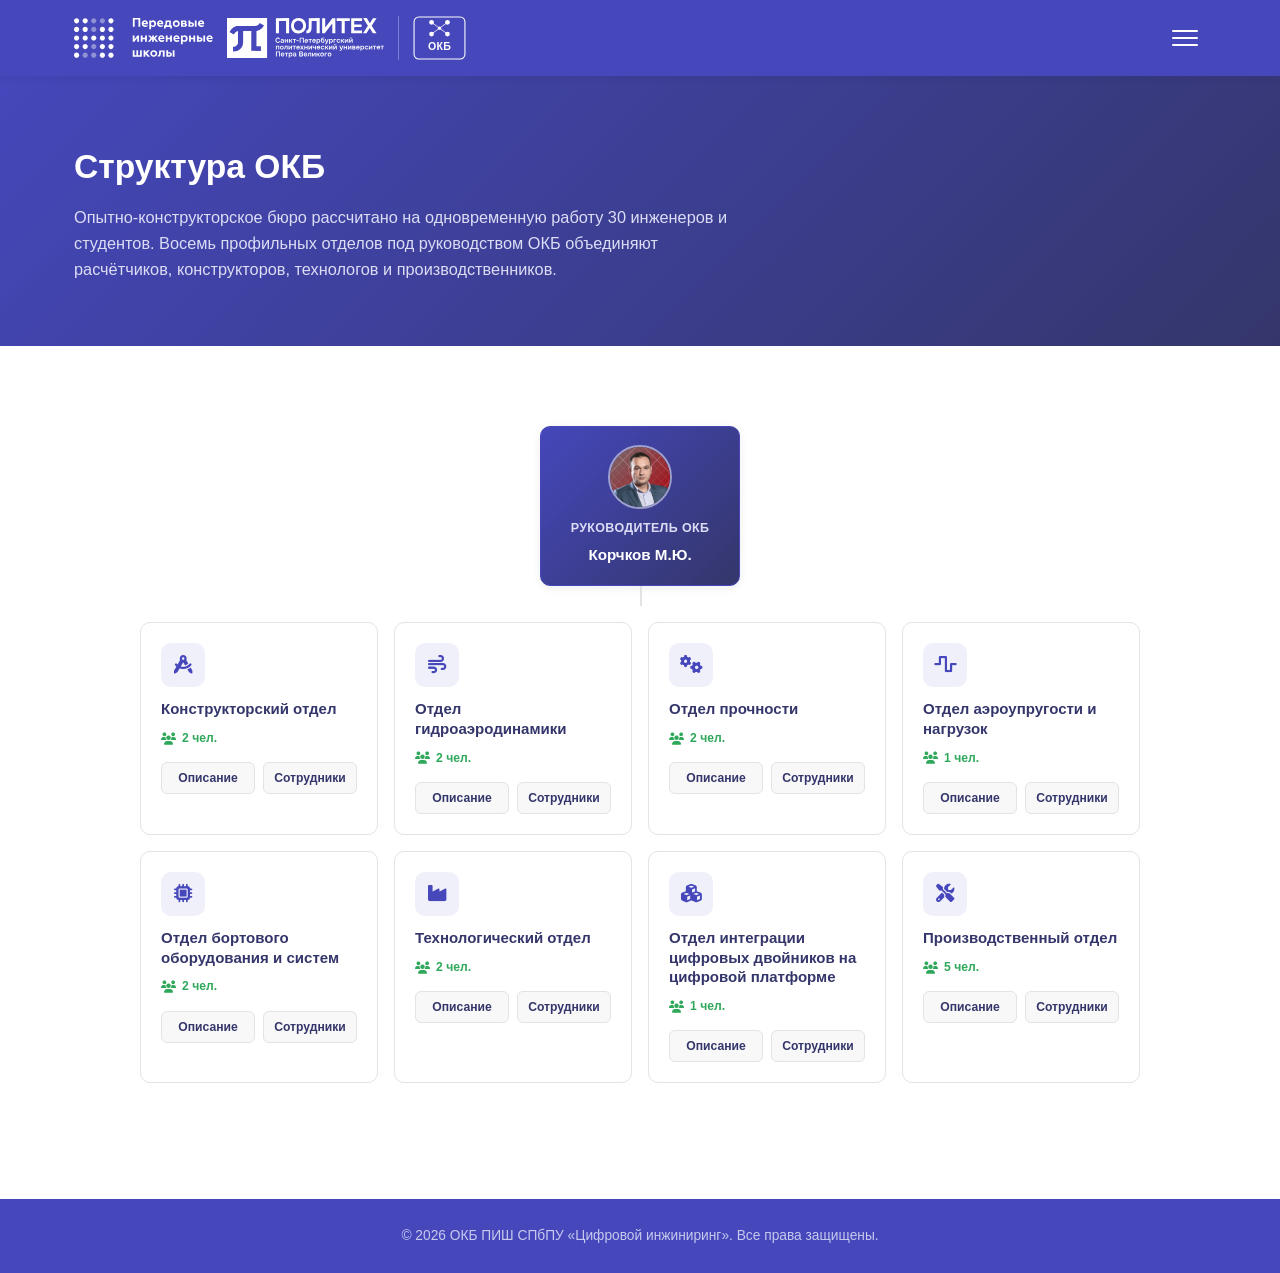
<file: structure.html>
<!DOCTYPE html>
<html lang="ru">
<head>
<meta charset="UTF-8">
<meta name="viewport" content="width=device-width, initial-scale=1.0">
<title>Структура ОКБ — ОКБ ПИШ СПбПУ «Цифровой инжиниринг»</title>
<meta name="description" content="Организационная структура ОКБ ПИШ СПбПУ «Цифровой инжиниринг»: руководство и 8 профильных отделов.">
<link rel="icon" type="image/svg+xml" href="assets/favicon/favicon.svg">
<link rel="alternate icon" href="assets/favicon/favicon.ico">
<link rel="apple-touch-icon" href="assets/favicon/apple-touch-icon.png">
<link rel="manifest" href="assets/favicon/site.webmanifest">
<link rel="canonical" href="https://okb.pish-spbstu.ru/structure.html">
<meta property="og:type" content="website">
<meta property="og:site_name" content="ОКБ ПИШ СПбПУ «Цифровой инжиниринг»">
<meta property="og:title" content="Структура ОКБ — ОКБ ПИШ СПбПУ «Цифровой инжиниринг»">
<meta property="og:description" content="Организационная структура ОКБ ПИШ СПбПУ «Цифровой инжиниринг»: руководство и 8 профильных отделов.">
<meta property="og:image" content="https://okb.pish-spbstu.ru/assets/img/og-image.png">
<meta property="og:url" content="https://okb.pish-spbstu.ru/structure.html">
<meta property="og:locale" content="ru_RU">
<meta name="twitter:card" content="summary_large_image">
<meta name="twitter:title" content="Структура ОКБ — ОКБ ПИШ СПбПУ «Цифровой инжиниринг»">
<meta name="twitter:description" content="Организационная структура ОКБ ПИШ СПбПУ «Цифровой инжиниринг»: руководство и 8 профильных отделов.">
<meta name="twitter:image" content="https://okb.pish-spbstu.ru/assets/img/og-image.png">

<link rel="stylesheet" href="https://cdnjs.cloudflare.com/ajax/libs/font-awesome/6.5.1/css/all.min.css">
<link rel="stylesheet" href="assets/css/style.css">
</head>
<body>

<header class="site-header">
  <div class="nav-inner">
    <div class="brand-logos">
      <a href="https://pish.spbstu.ru/" target="_blank" rel="noopener" title="ПИШ СПбПУ"><img src="assets/logos/pish.svg" alt="ПИШ СПбПУ"></a>
      <a href="https://spbstu.ru/" target="_blank" rel="noopener" title="СПбПУ"><img src="assets/logos/spbstu.svg" alt="СПбПУ"></a>
      <a href="index.html" class="okb-logo" title="ОКБ «Цифровой инжиниринг»"><img src="assets/logos/okb.svg" alt="ОКБ"></a>
    </div>
    <nav class="nav-menu" id="navMenu">
      <a href="index.html">Главная</a>
      <div class="nav-item">
        <a href="projects.html">Проекты</a>
        <button class="nav-caret-btn" type="button" aria-label="Показать направления"><i class="fa-solid fa-chevron-down"></i></button>
        <div class="nav-dropdown">
          <a href="projects.html#uav"><i class="fa-solid fa-plane"></i> Беспилотные летательные аппараты</a>
          <a href="projects.html#robots"><i class="fa-solid fa-robot"></i> Бои роботов</a>
          <a href="projects.html#swarm"><i class="fa-solid fa-diagram-project"></i> Роевые БАС</a>
        </div>
      </div>
      <a href="engineering.html">Цифровой инжиниринг</a>
      <a href="structure.html" class="active">Структура ОКБ</a>
      <a href="production.html">Производство</a>
      <a href="education.html">Образование</a>
      <a href="partnership.html">Сотрудничество</a>
    </nav>
    <button class="burger" id="burgerBtn" aria-label="Открыть меню"><span></span><span></span><span></span></button>
  </div>
</header>

<section class="page-hero">
  <div class="container">
    <h1>Структура ОКБ</h1>
    <p>Опытно-конструкторское бюро рассчитано на одновременную работу 30 инженеров и студентов. Восемь профильных отделов под руководством ОКБ объединяют расчётчиков, конструкторов, технологов и производственников.</p>
  </div>
</section>

<section class="section" id="org">
  <div class="container">
    <div class="org-chart reveal" id="orgChart"></div>
  </div>
</section>

<footer class="site-footer">
  <div class="container">
    <p class="copyright">© 2026 ОКБ ПИШ СПбПУ «Цифровой инжиниринг». Все права защищены.</p>
  </div>
</footer>

<div class="modal-overlay" id="modalOverlay">
  <div class="modal" id="modalContent" role="dialog" aria-modal="true">
    <button class="modal-close" id="modalClose" aria-label="Закрыть"><i class="fa-solid fa-xmark"></i></button>
    <div id="modalBody"></div>
  </div>
</div>

<script src="assets/js/main.js"></script>
<script>
/* ========================================================================
   ОРГСТРУКТУРА ОКБ (по штатному расписанию 2026_0714, без служебных
   кадровых пометок — только имена, роли и стаж)
======================================================================== */
const leadership = [
  {role:'Руководитель ОКБ', name:'Корчков М.Ю.', photo:'assets/img/staff/korchkov.jpg'}
];

const departments = [
  {
    id:'design', icon:'fa-drafting-compass', name:'Конструкторский отдел',
    description:'Разработка конструкторской документации на изделия ОКБ — 3D-модели, сборочные чертежи и спецификации в КОМПАС-3D. Ведение изделий от эскизного до рабочего проекта.',
    staff:[
      {name:'Кузина А.', role:'Ведущий инженер-конструктор', total:'5,5 лет', okb:'≈1,5 года', focus:'Конструкторская документация «Снегирь-1.5»'},
      {name:'Софронова Д.', role:'Ведущий инженер-конструктор', total:'9 лет', okb:'в ОКБ', focus:'Конструкторская подготовка изделий'}
    ]
  },
  {
    id:'aero', icon:'fa-wind', name:'Отдел гидроаэродинамики',
    description:'Аэродинамические и гидродинамические расчёты БВС и БЭК: виртуальные продувки в CML-Bench.БАС™, подбор профилей крыла, оценка аэродинамического качества.',
    staff:[
      {name:'Гареев Р.', role:'Ведущий инженер', total:'8,3 года', okb:'в ОКБ', focus:'Аэродинамические расчёты БВС', photo:'assets/img/staff/gareev.jpg'},
      {name:'Лисичко А.', role:'Инженер', total:'1,5 года', okb:'1,5 года', focus:'Аэродинамика семейства «Снегирь»'}
    ]
  },
  {
    id:'strength', icon:'fa-gears', name:'Отдел прочности',
    description:'Прочностные расчёты конструкций БВС — статическая и динамическая прочность, конечно-элементный анализ, оценка запасов прочности.',
    staff:[
      {name:'Востряков П.', role:'Инженер', total:'2,7 года', okb:'в СПбПУ с 2023', focus:'Прочностные расчёты, FEA'},
      {name:'Адамович А.', role:'Инженер', total:'1,75 года', okb:'в СПбПУ с 2024', focus:'Прочностные расчёты конструкций'}
    ]
  },
  {
    id:'aeroelastic', icon:'fa-wave-square', name:'Отдел аэроупругости и нагрузок',
    description:'Расчёт полётных и наземных нагрузок, аэроупругая устойчивость конструкций — флаттер, дивергенция, определение критических режимов.',
    staff:[
      {name:'Чубань А.В.', role:'Начальник отдела (0,5 ст.)', total:'21,7 года', okb:'≈1,7 года', focus:'Нагрузки и аэроупругая устойчивость БВС'}
    ]
  },
  {
    id:'avionics', icon:'fa-microchip', name:'Отдел бортового оборудования и систем',
    description:'Разработка бортовых систем управления, авионики и электроники БВС, программирование полётных микроконтроллеров.',
    staff:[
      {name:'Большаков В.', role:'Инженер', total:'2,5 года', okb:'2,5 года', focus:'Бортовые системы, программирование микроконтроллеров', photo:'assets/img/staff/bolshakov.jpg'},
      {name:'Заферман М.', role:'Инженер', total:'2,75 года', okb:'≈1,3 года', focus:'Бортовое оборудование БВС'}
    ]
  },
  {
    id:'tech', icon:'fa-industry', name:'Технологический отдел',
    description:'Технологическая подготовка производства — разработка технологических карт изготовления изделий, внедрение аддитивных технологий и композитных материалов.',
    staff:[
      {name:'Моисейкин А.П.', role:'Ведущий инженер-технолог', total:'36 лет', okb:'в ОКБ', focus:'Технологическая подготовка производства'},
      {name:'Куатхина Д.', role:'Инженер', total:'2,2 года', okb:'в СПбПУ с 2023', focus:'Технологические процессы изготовления'}
    ]
  },
  {
    id:'digitaltwin', icon:'fa-cubes', name:'Отдел интеграции цифровых двойников на цифровой платформе',
    description:'Интеграция расчётных моделей в единый цифровой двойник изделия на платформе CML-Bench.БАС™, системный инжиниринг сквозного процесса разработки.',
    staff:[
      {name:'Гордеев А.Н.', role:'Начальник отдела', total:'6,7 года', okb:'≈1,8 года', focus:'Системный инжиниринг, цифровые двойники, CML-Bench.БАС™', photo:'assets/img/staff/gordeev.jpg'}
    ]
  },
  {
    id:'production', icon:'fa-screwdriver-wrench', name:'Производственный отдел',
    description:'Изготовление опытных образцов — 3D-печать, работа с композитами, металлообработка, сборка и монтаж на производственной площадке ОКБ.',
    staff:[
      {name:'Сухоруков А.', role:'Инженер', total:'8 месяцев', okb:'8 месяцев', focus:'Изготовление опытных образцов, ЧПУ'},
      {name:'Митин А.', role:'Техник', total:'8 месяцев', okb:'8 месяцев', focus:'Производственные операции'},
      {name:'Родин А.', role:'Техник', total:'1,5 года', okb:'1,5 года', focus:'Производственные операции'},
      {name:'Серяков Е.', role:'Техник', total:'8 месяцев', okb:'8 месяцев', focus:'Производственные операции'},
      {name:'Балашов В.', role:'Техник', total:'1,5 года', okb:'1,5 года', focus:'Производственные операции'}
    ]
  }
];

function renderOrgChart(){
  const el = document.getElementById('orgChart');
  el.innerHTML = `
    <div class="org-tier">
      ${leadership.map(l => `
        <div class="org-card org-lead">
          ${l.photo ? `<img class="org-lead-photo" src="${l.photo}" alt="${l.name}">` : ''}
          <div class="org-role">${l.role}</div>
          <div class="org-name">${l.name}</div>
        </div>
      `).join('')}
    </div>
    <div class="org-tier">
      <div class="org-dept-grid">
        ${departments.map(d => `
          <div class="org-dept-card">
            <div class="org-dept-icon"><i class="fa-solid ${d.icon}"></i></div>
            <h4>${d.name}</h4>
            <span class="org-dept-count"><i class="fa-solid fa-users"></i> ${d.staff.length} чел.</span>
            <div class="org-dept-actions">
              <button data-modal="deptdesc" data-id="${d.id}">Описание</button>
              <button data-modal="deptstaff" data-id="${d.id}">Сотрудники</button>
            </div>
          </div>
        `).join('')}
      </div>
    </div>
  `;
}

function buildDeptDescModal(id){
  const d = departments.find(x => x.id === id);
  return `
    <h3><i class="fa-solid ${d.icon}"></i> ${d.name}</h3>
    <div class="modal-sub">Основные работы отдела</div>
    <p style="font-size:.94rem;color:var(--color-text-muted);">${d.description}</p>
  `;
}

function buildDeptStaffModal(id){
  const d = departments.find(x => x.id === id);
  return `
    <h3><i class="fa-solid ${d.icon}"></i> ${d.name}</h3>
    <div class="modal-sub">Сотрудники отдела (${d.staff.length})</div>
    <div class="staff-ribbon">
      ${d.staff.map(s => `
        <div class="staff-card">
          <div class="staff-avatar">${s.photo ? `<img src="${s.photo}" alt="${s.name}">` : '<i class="fa-solid fa-circle-user"></i>'}</div>
          <h5>${s.name}</h5>
          <div class="staff-role">${s.role}</div>
          <div class="staff-tenure">
            <div><strong>${s.total}</strong><span>общий стаж</span></div>
            <div><strong>${s.okb}</strong><span>в ОКБ</span></div>
          </div>
          <div class="staff-focus">${s.focus}</div>
        </div>
      `).join('')}
    </div>
  `;
}

document.addEventListener('click', (e) => {
  const descTrigger = e.target.closest('[data-modal="deptdesc"]');
  if(descTrigger){ openModal(buildDeptDescModal(descTrigger.dataset.id)); return; }
  const staffTrigger = e.target.closest('[data-modal="deptstaff"]');
  if(staffTrigger){ openModal(buildDeptStaffModal(staffTrigger.dataset.id)); }
});

document.addEventListener('DOMContentLoaded', () => {
  renderOrgChart();
  document.querySelectorAll('.org-tier').forEach(el => el.classList.add('reveal','visible'));
  initScrollReveal();
});
</script>
</body>
</html>
</file>
<file: assets/css/style.css>
/* ===================== ROOT / RESET ===================== */
:root{
  --color-primary:#4547BB;
  --color-primary-dark:#34366B;
  --color-primary-light:#6668D1;
  --color-accent:#3FCC71;
  --color-accent-dark:#2FA85B;
  --color-bg:#FFFFFF;
  --color-bg-alt:#F8F8F8;
  --color-bg-alt2:#EBEBEB;
  --color-white:#FFFFFF;
  --color-text:#1D1D1D;
  --color-text-muted:#4E4E4E;
  --color-text-faint:#8A8A8A;
  --color-border:#E3E3E3;
  --status-ready:#2FA85B;
  --status-testing:#C98A00;
  --status-design:#4547BB;
  --shadow-sm:0 2px 8px rgba(20,20,50,0.08);
  --shadow-md:0 8px 26px rgba(20,20,50,0.14);
  --radius:10px;
  --font-main:Arial,Helvetica,sans-serif;
  --font-heading:Verdana,Geneva,sans-serif;
}

*,*::before,*::after{box-sizing:border-box;}
html{scroll-behavior:smooth;}
body{
  margin:0;
  font-family:var(--font-main);
  color:var(--color-text);
  background:var(--color-bg);
  line-height:1.6;
  -webkit-font-smoothing:antialiased;
}
h1,h2,h3,h4,h5{margin:0 0 .5em;font-weight:700;color:var(--color-primary-dark);font-family:var(--font-heading);}
p{margin:0 0 1em;}
a{color:inherit;}
img,svg{max-width:100%;display:block;}
button{font-family:inherit;cursor:pointer;}
ul{list-style:none;margin:0;padding:0;}
.container{max-width:1180px;margin:0 auto;padding:0 24px;}
.section{padding:80px 0;}
.section-alt{background:var(--color-bg-alt);}
.section-header{max-width:760px;margin:0 auto 44px;text-align:center;}
.section-header .eyebrow{
  display:inline-block;
  color:var(--color-accent-dark);
  background:rgba(69,71,187,0.06);
  border:1px solid var(--color-border);
  padding:4px 14px;
  border-radius:20px;
  font-size:.78rem;
  font-weight:700;
  letter-spacing:.08em;
  text-transform:uppercase;
  margin-bottom:14px;
  font-family:var(--font-main);
}
.section-header h2{font-size:2rem;}
.section-header p{color:var(--color-text-muted);font-size:1.05rem;}

/* ===================== SCROLL REVEAL ===================== */
.reveal{opacity:0;transform:translateY(28px);transition:opacity .7s ease,transform .7s ease;}
.reveal.visible{opacity:1;transform:translateY(0);}

@media (prefers-reduced-motion: reduce){
  *,*::before,*::after{
    animation-duration:0.01ms !important;
    animation-iteration-count:1 !important;
    transition-duration:0.01ms !important;
    scroll-behavior:auto !important;
  }
}

/* ===================== HEADER / NAV ===================== */
header.site-header{
  position:sticky;top:0;z-index:1000;
  background:var(--color-primary);
  box-shadow:var(--shadow-sm);
}
.nav-inner{
  max-width:1180px;margin:0 auto;padding:0 24px;
  display:flex;align-items:center;justify-content:space-between;
  height:76px;gap:20px;
}
.brand-logos{display:flex;align-items:center;gap:14px;flex-shrink:0;}
.brand-logos a{display:flex;align-items:center;height:40px;}
.brand-logos img{height:40px;width:auto;}
.brand-logos .okb-logo{height:44px;padding-left:14px;border-left:1px solid rgba(255,255,255,0.3);}
.brand-logos .okb-logo img{height:44px;}

nav.nav-menu{display:flex;align-items:center;gap:2px;}
nav.nav-menu a{
  color:#E3E4F7;text-decoration:none;font-size:.92rem;font-weight:700;
  padding:10px 14px;border-radius:6px;transition:background .2s,color .2s;
  white-space:nowrap;position:relative;font-family:var(--font-main);
}
nav.nav-menu a:hover{background:rgba(255,255,255,0.1);color:var(--color-white);}
nav.nav-menu a.active{color:var(--color-white);}
nav.nav-menu a.active::after{
  content:"";position:absolute;left:14px;right:14px;bottom:4px;height:3px;
  background:var(--color-accent);border-radius:2px;
}

/* ---------- Выпадающее меню «Проекты» ---------- */
.nav-item{position:relative;}
.nav-item .nav-caret{font-size:.6rem;margin-left:5px;}
.nav-caret-btn{display:none;background:none;border:none;color:#E3E4F7;padding:8px 10px;min-width:44px;min-height:44px;align-items:center;justify-content:center;}
.nav-dropdown{
  position:absolute;top:calc(100% + 6px);left:0;min-width:260px;
  background:var(--color-white);border-radius:8px;box-shadow:var(--shadow-md);
  padding:8px;opacity:0;visibility:hidden;transform:translateY(6px);
  transition:opacity .18s,transform .18s,visibility .18s;z-index:1100;
}
.nav-item:hover .nav-dropdown,.nav-item:focus-within .nav-dropdown{
  opacity:1;visibility:visible;transform:translateY(0);
}
.nav-dropdown a{
  display:flex;align-items:center;gap:10px;color:var(--color-text);
  padding:10px 12px;border-radius:6px;font-size:.86rem;font-weight:700;
  transition:background .15s,color .15s;
}
.nav-item .nav-dropdown a:hover{background:rgba(29,78,216,0.1);color:#1D4ED8;}
.nav-dropdown a i{color:var(--color-accent-dark);width:16px;text-align:center;transition:color .15s;}
.nav-item .nav-dropdown a:hover i{color:#1D4ED8;}
@media (max-width:1580px){
  .nav-item{display:flex;align-items:stretch;flex-wrap:wrap;}
  .nav-item a:first-child{flex:1;}
  .nav-caret-btn{display:flex;align-items:center;}
  .nav-dropdown{
    position:static;box-shadow:none;background:rgba(255,255,255,0.06);
    opacity:1;visibility:visible;transform:none;display:none;margin:0 12px 6px;width:100%;
    order:3;
  }
  .nav-item.dropdown-open .nav-dropdown{display:block;}
  .nav-dropdown a{color:#E3E4F7;}
  .nav-dropdown a:hover{background:rgba(255,255,255,0.1);color:#fff;}
}

.burger{
  display:none;flex-direction:column;gap:5px;background:none;border:none;padding:8px;flex-shrink:0;
}
.burger span{width:26px;height:2px;background:var(--color-white);border-radius:2px;transition:transform .25s,opacity .25s;}
.burger.open span:nth-child(1){transform:translateY(7px) rotate(45deg);}
.burger.open span:nth-child(2){opacity:0;}
.burger.open span:nth-child(3){transform:translateY(-7px) rotate(-45deg);}

/* ===================== BUTTONS ===================== */
.btn{
  display:inline-flex;align-items:center;gap:10px;
  padding:14px 30px;border-radius:8px;font-weight:700;font-size:.98rem;
  text-decoration:none;border:2px solid transparent;transition:transform .18s,box-shadow .18s,background .18s;
  font-family:var(--font-main);
}
.btn:hover{transform:translateY(-2px);}
.btn-primary{background:var(--color-accent);color:#0E2B18;}
.btn-primary:hover{background:var(--color-accent-dark);box-shadow:0 8px 20px rgba(63,204,113,0.35);}
.btn-outline{background:transparent;border-color:rgba(255,255,255,0.55);color:var(--color-white);}
.btn-outline:hover{background:rgba(255,255,255,0.12);}
.btn-detail{
  display:inline-flex;align-items:center;gap:8px;
  background:var(--color-primary);color:var(--color-white);
  border:none;padding:10px 20px;border-radius:6px;font-size:.88rem;font-weight:700;
  transition:background .2s;font-family:var(--font-main);
}
.btn-detail:hover{background:var(--color-primary-dark);}

/* ===================== PAGE HERO (secondary pages) ===================== */
.page-hero{
  background:linear-gradient(135deg,var(--color-primary) 0%,var(--color-primary-dark) 100%);
  color:var(--color-white);padding:64px 0;
}
.page-hero .eyebrow{
  display:inline-block;background:rgba(255,255,255,0.12);border:1px solid rgba(255,255,255,0.3);
  padding:5px 16px;border-radius:20px;font-size:.8rem;font-weight:700;letter-spacing:.06em;
  text-transform:uppercase;margin-bottom:16px;color:var(--color-accent);
}
.page-hero h1{color:var(--color-white);font-size:2.1rem;margin-bottom:10px;}
.page-hero p{color:#DCDDF5;max-width:680px;margin:0;font-size:1.02rem;}
.page-note{
  background:rgba(63,204,113,0.08);border:1px dashed var(--color-accent-dark);
  color:var(--color-text-muted);padding:14px 20px;border-radius:8px;font-size:.88rem;margin-bottom:40px;
}

/* ===================== HOME HERO ===================== */
.hero{
  position:relative;overflow:hidden;
  background:linear-gradient(160deg,var(--color-primary-dark) 0%,var(--color-primary) 55%,var(--color-primary-light) 100%);
  color:var(--color-white);padding:110px 0 90px;
}
.hero::before{
  content:"";position:absolute;inset:0;
  background-image:
    repeating-linear-gradient(0deg, rgba(255,255,255,0.06) 0px, rgba(255,255,255,0.06) 1px, transparent 1px, transparent 48px),
    repeating-linear-gradient(90deg, rgba(255,255,255,0.06) 0px, rgba(255,255,255,0.06) 1px, transparent 1px, transparent 48px);
  pointer-events:none;
}
.hero-inner{position:relative;z-index:2;max-width:900px;margin:0 auto;padding:0 24px;text-align:center;}
.hero-blueprint{position:absolute;right:-60px;top:20px;width:420px;opacity:.16;z-index:1;pointer-events:none;}
.hero .eyebrow{
  display:inline-flex;align-items:center;gap:8px;
  background:rgba(255,255,255,0.1);border:1px solid rgba(255,255,255,0.25);
  padding:6px 18px;border-radius:24px;font-size:.82rem;letter-spacing:.06em;text-transform:uppercase;
  margin-bottom:24px;color:var(--color-accent);font-weight:700;
}
.hero h1{color:var(--color-white);font-size:2.5rem;line-height:1.25;margin-bottom:22px;}
.hero p.lead{color:#DCDDF5;font-size:1.12rem;max-width:720px;margin:0 auto 38px;}
.hero-ctas{display:flex;gap:16px;justify-content:center;flex-wrap:wrap;}
.hero-stats{
  display:grid;grid-template-columns:repeat(4,1fr);gap:22px;
  max-width:900px;margin:52px auto 0;position:relative;z-index:2;
}
.hero-stats div{
  background:rgba(255,255,255,0.08);border:1px solid rgba(255,255,255,0.16);
  border-radius:var(--radius);padding:16px 8px;text-align:center;
}
.hero-stats strong{display:block;font-size:1.5rem;color:var(--color-accent);font-family:var(--font-heading);}
.hero-stats span{font-size:.78rem;color:#C7C9EE;}

/* ===================== STATUS BADGE ===================== */
.status{
  display:inline-flex;align-items:center;gap:6px;
  padding:5px 12px;border-radius:20px;font-size:.76rem;font-weight:700;
  text-transform:uppercase;letter-spacing:.03em;
}
.status .dot{width:8px;height:8px;border-radius:50%;}
.status-ready{background:rgba(47,168,91,0.1);color:var(--status-ready);}
.status-ready .dot{background:var(--status-ready);}
.status-testing{background:rgba(201,138,0,0.1);color:var(--status-testing);}
.status-testing .dot{background:var(--status-testing);}
.status-design{background:rgba(69,71,187,0.1);color:var(--status-design);}
.status-design .dot{background:var(--status-design);}
.status-init{background:rgba(138,138,138,0.14);color:#6B6B6B;}
.status-init .dot{background:#8A8A8A;}
.status-manufacturing{background:rgba(217,119,6,0.1);color:#B45F04;}
.status-manufacturing .dot{background:#D97706;}

/* ===================== ЛЕТОПИСЬ ОКБ — змейка ===================== */
.timeline-filter{display:flex;flex-wrap:wrap;gap:8px;justify-content:center;margin-bottom:44px;}

.timeline-snake{position:relative;max-width:900px;margin:0 auto;padding:10px 0;}
.timeline-snake::before{
  content:"";position:absolute;top:0;bottom:0;left:50%;width:3px;margin-left:-1.5px;
  background:repeating-linear-gradient(var(--color-border) 0 8px, transparent 8px 16px);
}
.tl-row{display:grid;grid-template-columns:1fr 44px 1fr;align-items:start;margin-bottom:8px;}
.tl-row .tl-card-wrap{grid-column:1;}
.tl-row.tl-right .tl-card-wrap{grid-column:3;}
.tl-row .tl-node{
  grid-column:2;width:44px;height:44px;border-radius:50%;background:var(--color-white);
  border:4px solid var(--color-primary);display:flex;align-items:center;justify-content:center;
  position:relative;z-index:2;transition:transform .2s,border-color .2s;cursor:pointer;
}
.tl-row .tl-node i{font-size:.85rem;color:var(--color-primary);}
.tl-row:hover .tl-node{transform:scale(1.1);border-color:var(--color-accent);}
.tl-row.tl-planned .tl-node{border-style:dashed;border-color:var(--color-text-faint);}
.tl-row.tl-planned .tl-node i{color:var(--color-text-faint);}

.tl-card{
  background:var(--color-white);border:1px solid var(--color-border);border-radius:var(--radius);
  padding:16px 18px;box-shadow:var(--shadow-sm);cursor:pointer;transition:box-shadow .2s,transform .2s,opacity .2s;
  max-width:380px;
}
.tl-row.tl-right .tl-card{margin-left:auto;}
.tl-card:hover{box-shadow:var(--shadow-md);transform:translateY(-2px);}
.tl-card .tl-date{font-weight:700;color:var(--color-primary);font-size:.82rem;font-family:var(--font-heading);}
.tl-card .tl-cat{
  display:inline-block;margin-left:8px;font-size:.68rem;font-weight:700;text-transform:uppercase;
  letter-spacing:.03em;color:var(--color-accent-dark);background:rgba(63,204,113,0.1);padding:2px 8px;border-radius:10px;
}
.tl-card h5{font-size:.98rem;margin:6px 0 4px;color:var(--color-primary-dark);}
.tl-card p{margin:0;font-size:.84rem;color:var(--color-text-muted);}
.tl-card .tl-thumb{width:100%;height:110px;object-fit:cover;border-radius:6px;margin-top:10px;}
.tl-row.tl-planned .tl-card{border-style:dashed;background:var(--color-bg-alt);}
.tl-row.tl-planned .tl-card .tl-date{color:var(--color-text-faint);}

.tl-row.tl-dim{opacity:.32;}
.tl-row.tl-match .tl-card{border-color:var(--color-accent);box-shadow:0 0 0 3px rgba(63,204,113,0.18);}
.tl-row.tl-match .tl-node{border-color:var(--color-accent);}

@media (max-width:760px){
  .timeline-snake::before{left:22px;margin-left:-1.5px;}
  .tl-row,.tl-row.tl-right{grid-template-columns:44px 1fr;}
  .tl-row .tl-card-wrap,.tl-row.tl-right .tl-card-wrap{grid-column:2;}
  .tl-row .tl-node{grid-column:1;}
  .tl-row.tl-right .tl-card{margin-left:0;}
  .tl-card{max-width:none;}
}

/* ===================== PROJECTS ===================== */
.project-block{
  background:var(--color-white);border:1px solid var(--color-border);
  border-radius:var(--radius);box-shadow:var(--shadow-sm);
  padding:36px;margin-bottom:36px;
}
.project-block-head{
  display:flex;justify-content:space-between;align-items:flex-start;flex-wrap:wrap;gap:16px;
  margin-bottom:8px;
}
.project-block-head h3{font-size:1.4rem;margin:0;}
.project-block-head .type-tag{color:var(--color-text-muted);font-size:.88rem;font-weight:500;font-family:var(--font-main);}
.mod-grid{display:grid;grid-template-columns:repeat(auto-fit,minmax(270px,1fr));gap:20px;margin-top:24px;}
.mod-card{
  border:1px solid var(--color-border);border-radius:var(--radius);
  padding:22px;background:var(--color-bg-alt);transition:box-shadow .2s,transform .2s;
}
.mod-card:hover{box-shadow:var(--shadow-md);transform:translateY(-3px);}
.mod-card h4{font-size:1.05rem;display:flex;justify-content:space-between;align-items:center;gap:8px;flex-wrap:wrap;}
.mod-card ul{margin:14px 0;}
.mod-card li{
  font-size:.88rem;color:var(--color-text-muted);padding:4px 0;
  display:flex;justify-content:space-between;gap:8px;border-bottom:1px dashed var(--color-border);
  font-family:var(--font-main);
}
.mod-card li:last-child{border-bottom:none;}
.mod-card li b{color:var(--color-text);font-weight:700;}
.mod-note{font-size:.84rem;color:var(--color-text-muted);font-style:italic;margin:10px 0;}
.project-cml{display:grid;grid-template-columns:1.3fr 1fr;gap:32px;align-items:center;}
@media (max-width:800px){.project-cml{grid-template-columns:1fr;}}
.project-cml .cml-visual{
  background:linear-gradient(135deg,var(--color-primary),var(--color-primary-dark));
  border-radius:var(--radius);min-height:220px;
  display:flex;align-items:center;justify-content:center;color:rgba(255,255,255,0.85);font-size:4rem;
}
.techmap{margin-top:32px;padding-top:28px;border-top:1px solid var(--color-border);}
.techmap h4{font-size:1.1rem;margin-bottom:18px;}
.techmap-steps{display:grid;grid-template-columns:repeat(auto-fit,minmax(220px,1fr));gap:16px;}
.techmap-step{
  border:1px solid var(--color-border);border-radius:var(--radius);padding:16px;
  background:var(--color-white);cursor:pointer;transition:border-color .2s,box-shadow .2s;position:relative;
}
.techmap-step .step-num{
  display:inline-flex;align-items:center;justify-content:center;
  width:26px;height:26px;border-radius:50%;background:var(--color-primary);color:#fff;
  font-size:.78rem;font-weight:700;margin-bottom:10px;font-family:var(--font-heading);
}
.techmap-step h5{margin:0 0 6px;font-size:.94rem;color:var(--color-primary-dark);}
.techmap-step p{margin:0;font-size:.82rem;color:var(--color-text-muted);}
.techmap-step:hover,.techmap-step.step-active{border-color:var(--color-accent);box-shadow:0 0 0 3px rgba(63,204,113,0.2);}

/* ===================== ФИЛЬТРЫ КАТАЛОГА ПРОЕКТОВ ===================== */
.filter-bar{
  display:flex;flex-wrap:wrap;gap:24px;margin-bottom:36px;padding:20px 24px;
  background:var(--color-bg-alt);border:1px solid var(--color-border);border-radius:var(--radius);
}
.filter-group{display:flex;align-items:center;gap:12px;flex-wrap:wrap;}
.filter-label{font-size:.84rem;font-weight:700;color:var(--color-text-muted);flex-shrink:0;}
.filter-chips{display:flex;flex-wrap:wrap;gap:8px;}
.filter-chip{
  background:var(--color-white);border:1px solid var(--color-border);color:var(--color-text-muted);
  padding:7px 14px;border-radius:20px;font-size:.82rem;font-weight:600;font-family:var(--font-main);
  transition:all .15s;
}
.filter-chip:hover:not([disabled]){border-color:var(--color-primary);color:var(--color-primary);}
.filter-chip.active{background:var(--color-primary);border-color:var(--color-primary);color:#fff;}
.filter-chip[disabled]{opacity:.55;cursor:not-allowed;}
.filter-chip .soon{
  display:inline-block;margin-left:4px;font-size:.68rem;text-transform:uppercase;letter-spacing:.03em;
  color:var(--color-accent-dark);
}

/* ===================== КАТАЛОГ ПРОЕКТОВ ===================== */
.catalog-grid{display:grid;grid-template-columns:repeat(auto-fit,minmax(270px,1fr));gap:20px;margin-bottom:20px;}
.catalog-card{
  border:1px solid var(--color-border);border-radius:var(--radius);padding:22px;
  background:var(--color-white);box-shadow:var(--shadow-sm);transition:box-shadow .2s,transform .2s;
}
.catalog-card:hover{box-shadow:var(--shadow-md);transform:translateY(-3px);}
.catalog-card-photo{
  width:calc(100% + 44px);margin:-22px -22px 16px;height:170px;overflow:hidden;
  background:linear-gradient(135deg,var(--color-bg-alt2),var(--color-bg-alt));
  display:flex;align-items:center;justify-content:center;
}
.catalog-card-photo img{width:100%;height:100%;object-fit:contain;}
.catalog-card-head{display:flex;justify-content:space-between;align-items:center;gap:8px;margin-bottom:10px;flex-wrap:wrap;}
.catalog-family{
  font-size:.72rem;font-weight:700;text-transform:uppercase;letter-spacing:.05em;color:var(--color-primary);
}
.catalog-card h4{font-size:1.05rem;margin-bottom:4px;}
.catalog-type{font-size:.8rem;color:var(--color-text-muted);margin-bottom:10px;}
.catalog-card ul{margin:14px 0;}
.catalog-card li{
  font-size:.88rem;color:var(--color-text-muted);padding:4px 0;
  display:flex;justify-content:space-between;gap:8px;border-bottom:1px dashed var(--color-border);
  font-family:var(--font-main);
}
.catalog-card li:last-child{border-bottom:none;}
.catalog-card li b{color:var(--color-text);font-weight:700;}
.catalog-empty{text-align:center;color:var(--color-text-muted);padding:30px;font-size:.94rem;}

.roadmap-card{
  border:2px dashed var(--color-border);border-radius:var(--radius);padding:36px;text-align:center;
  color:var(--color-text-muted);background:var(--color-bg-alt);
}
.roadmap-card i{font-size:2rem;color:var(--color-accent-dark);margin-bottom:14px;}
.roadmap-card h4{color:var(--color-primary-dark);margin-bottom:8px;}
.project-subnav{display:flex;gap:10px;flex-wrap:wrap;justify-content:center;margin-bottom:44px;}
.project-subnav a{
  background:var(--color-white);border:1px solid var(--color-border);color:var(--color-text-muted);
  padding:9px 18px;border-radius:20px;font-size:.86rem;font-weight:700;text-decoration:none;
  transition:all .15s;
}
.project-subnav a:hover,.project-subnav a.active{background:var(--color-primary);border-color:var(--color-primary);color:#fff;}

/* ===================== ИЕРАРХИЯ ВИП / ВИС / ПШЧММ / ЧММ ===================== */
.vip-hierarchy{max-width:980px;margin:0 auto;}
.vip-level{
  display:flex;gap:20px;align-items:flex-start;padding:18px 20px;border-radius:var(--radius);
  border:1px solid var(--color-border);background:var(--color-white);box-shadow:var(--shadow-sm);
  margin-bottom:6px;
}
.vip-level-label{width:220px;flex-shrink:0;}
.vip-badge{
  display:inline-block;color:#fff;font-weight:700;font-size:.86rem;padding:4px 12px;
  border-radius:6px;margin-bottom:6px;font-family:var(--font-heading);
}
.vip-level[data-level="vip"] .vip-badge{background:var(--color-primary-dark);}
.vip-level[data-level="vis"] .vip-badge{background:var(--color-primary);}
.vip-level[data-level="pshchmm"] .vip-badge{background:var(--color-primary-light);}
.vip-level[data-level="chmm"] .vip-badge{background:var(--color-accent);color:#0E2B18;}
.vip-level-label p{margin:0;font-size:.8rem;color:var(--color-text-muted);}
.vip-nodes{display:flex;flex-wrap:wrap;gap:8px;align-content:flex-start;}
.vip-node{
  font-size:.8rem;font-weight:600;color:var(--color-text);background:var(--color-bg-alt);
  border:1px solid var(--color-border);padding:6px 12px;border-radius:16px;font-family:var(--font-main);
}
.vip-level[data-level="vip"] .vip-node{background:rgba(52,54,107,0.06);border-color:rgba(52,54,107,0.25);}
.vip-level[data-level="vis"] .vip-node{background:rgba(69,71,187,0.06);border-color:rgba(69,71,187,0.25);}
.vip-level[data-level="pshchmm"] .vip-node{background:rgba(102,104,209,0.08);border-color:rgba(102,104,209,0.3);}
.vip-level[data-level="chmm"] .vip-node{background:rgba(63,204,113,0.08);border-color:rgba(63,204,113,0.3);}
.vip-arrow{text-align:center;color:var(--color-border);font-size:1rem;margin:2px 0;}
@media (max-width:700px){
  .vip-level{flex-direction:column;gap:10px;}
  .vip-level-label{width:auto;}
}
.vip-stats{display:grid;grid-template-columns:repeat(4,1fr);gap:16px;max-width:980px;margin:36px auto 0;}
.vip-stats div{
  background:var(--color-white);border:1px solid var(--color-border);border-radius:var(--radius);
  padding:18px 10px;text-align:center;box-shadow:var(--shadow-sm);
}
.vip-stats strong{display:block;font-size:1.6rem;color:var(--color-primary);font-family:var(--font-heading);}
.vip-stats span{font-size:.78rem;color:var(--color-text-muted);}
@media (max-width:700px){.vip-stats{grid-template-columns:repeat(2,1fr);}}

/* ===================== БЛОКИ НАПРАВЛЕНИЙ ЦИФРОВЫХ ИСПЫТАНИЙ ===================== */
.testcat-grid{
  display:grid;grid-template-columns:repeat(auto-fit,minmax(160px,1fr));gap:18px;margin-top:8px;
}
.testcat-card{
  background:var(--color-white);border:1px solid var(--color-border);border-radius:var(--radius);
  padding:26px 16px;text-align:center;cursor:pointer;box-shadow:var(--shadow-sm);
  transition:transform .2s,box-shadow .2s,border-color .2s;
}
.testcat-card:hover{transform:translateY(-3px);box-shadow:var(--shadow-md);border-color:var(--color-accent);}
.testcat-icon{
  width:64px;height:64px;border-radius:50%;background:var(--color-primary);color:#fff;
  display:flex;align-items:center;justify-content:center;font-size:1.4rem;margin:0 auto 14px;
}
.testcat-card h4{font-size:.96rem;margin:0;color:var(--color-primary-dark);}
.mindmap-modal-stats{display:flex;gap:10px;margin:14px 0;flex-wrap:wrap;}
.mindmap-modal-stats div{
  flex:1;min-width:80px;background:var(--color-bg-alt);border-radius:8px;padding:10px;text-align:center;
}
.mindmap-modal-stats strong{display:block;font-size:1.2rem;color:var(--color-primary);font-family:var(--font-heading);}
.mindmap-modal-stats span{font-size:.72rem;color:var(--color-text-muted);}

/* ===================== ПРИМЕРЫ ИСПЫТАНИЙ ПО ТИПАМ БВС ===================== */
.bvs-type-grid{display:grid;grid-template-columns:repeat(auto-fit,minmax(260px,1fr));gap:20px;}
.bvs-type-card{
  background:var(--color-white);border:1px solid var(--color-border);border-radius:var(--radius);
  overflow:hidden;box-shadow:var(--shadow-sm);
}
.bvs-type-card img{width:100%;height:150px;object-fit:cover;}
.bvs-type-card-body{padding:18px 20px;}
.bvs-type-card h4{font-size:1rem;margin-bottom:10px;}
.bvs-type-card ul li{
  font-size:.84rem;color:var(--color-text-muted);padding:5px 0;border-bottom:1px dashed var(--color-border);
  display:flex;gap:8px;
}
.bvs-type-card ul li:last-child{border-bottom:none;}
.bvs-type-card ul li i{color:var(--color-accent-dark);margin-top:3px;flex-shrink:0;}

/* ===================== TESTBEDS ===================== */
.testbed-grid{display:grid;grid-template-columns:repeat(auto-fit,minmax(250px,1fr));gap:24px;}
.testbed-card{
  background:var(--color-white);border:1px solid var(--color-border);border-radius:var(--radius);
  padding:28px;box-shadow:var(--shadow-sm);transition:transform .2s,box-shadow .2s;display:flex;flex-direction:column;
}
.testbed-card:hover{transform:translateY(-4px);box-shadow:var(--shadow-md);}
.testbed-icon{
  width:56px;height:56px;border-radius:12px;background:rgba(69,71,187,0.08);color:var(--color-primary);
  display:flex;align-items:center;justify-content:center;font-size:1.5rem;margin-bottom:18px;
}
.testbed-card h3{font-size:1.08rem;}
.testbed-card p{color:var(--color-text-muted);font-size:.9rem;flex-grow:1;}

.matrix{margin-top:52px;overflow-x:auto;}
.matrix table{width:100%;border-collapse:collapse;background:var(--color-white);border-radius:var(--radius);overflow:hidden;box-shadow:var(--shadow-sm);}
.matrix th,.matrix td{padding:14px 16px;text-align:center;border-bottom:1px solid var(--color-border);font-size:.9rem;}
.matrix th{background:var(--color-primary);color:#fff;font-weight:700;text-align:left;font-family:var(--font-heading);}
.matrix td:first-child,.matrix th:first-child{text-align:left;font-weight:700;}
.matrix td i.fa-check-circle{color:var(--status-ready);font-size:1.1rem;}
.matrix td i.fa-minus{color:var(--color-border);}

/* ===================== TEAM ===================== */
.subsection-title{font-size:1.4rem;margin-bottom:24px;display:flex;align-items:center;gap:10px;}
.subsection-title i{color:var(--color-accent-dark);}
.team-grid{display:grid;grid-template-columns:repeat(auto-fit,minmax(240px,1fr));gap:24px;margin-bottom:64px;}
.team-card{
  background:var(--color-white);border:1px solid var(--color-border);border-radius:var(--radius);
  padding:26px;text-align:center;box-shadow:var(--shadow-sm);transition:transform .2s,box-shadow .2s;
}
.team-card:hover{transform:translateY(-4px);box-shadow:var(--shadow-md);}
.team-avatar{font-size:4rem;color:var(--color-primary);margin-bottom:12px;}
.team-card h4{font-size:1rem;margin-bottom:2px;}
.team-role{color:var(--color-text-muted);font-size:.85rem;margin-bottom:14px;font-family:var(--font-main);}
.tag-list{display:flex;flex-wrap:wrap;gap:6px;justify-content:center;margin-bottom:16px;}
.tag{background:var(--color-primary);color:#fff;font-size:.72rem;font-weight:700;padding:4px 10px;border-radius:14px;letter-spacing:.02em;font-family:var(--font-main);}

/* ===================== ОРГСТРУКТУРА ОКБ ===================== */
.org-chart{max-width:1000px;margin:0 auto;}
.org-tier{display:flex;justify-content:center;gap:20px;flex-wrap:wrap;position:relative;margin-bottom:36px;}
.org-tier::after{
  content:"";display:block;position:absolute;left:50%;bottom:-20px;width:2px;height:20px;
  background:var(--color-border);
}
.org-tier:last-child::after{display:none;}
.org-card{
  background:var(--color-white);border:1px solid var(--color-border);border-radius:var(--radius);
  padding:18px 24px;text-align:center;box-shadow:var(--shadow-sm);min-width:200px;
}
.org-card.org-lead{border-color:var(--color-primary);background:linear-gradient(135deg,var(--color-primary),var(--color-primary-dark));color:#fff;}
.org-card.org-lead .org-role{color:#DCDDF5;}
.org-card .org-role{font-size:.78rem;font-weight:700;text-transform:uppercase;letter-spacing:.03em;color:var(--color-text-muted);margin-bottom:4px;}
.org-card .org-name{font-size:.95rem;font-weight:700;}
.org-lead-photo{
  width:64px;height:64px;border-radius:50%;object-fit:cover;margin:0 auto 10px;
  display:block;border:2px solid rgba(255,255,255,0.5);
}

.org-dept-grid{display:grid;grid-template-columns:repeat(4,1fr);gap:16px;}
@media (max-width:900px){.org-dept-grid{grid-template-columns:repeat(2,1fr);}}
@media (max-width:560px){.org-dept-grid{grid-template-columns:1fr;}}
.org-dept-actions{display:flex;gap:8px;margin-top:12px;}
.org-dept-actions button{
  flex:1;background:var(--color-bg-alt);border:1px solid var(--color-border);color:var(--color-primary-dark);
  padding:8px 6px;border-radius:6px;font-size:.76rem;font-weight:700;font-family:var(--font-main);
  transition:background .15s,color .15s;
}
.org-dept-actions button:hover{background:var(--color-primary);color:#fff;}

.staff-ribbon{display:flex;gap:14px;overflow-x:auto;padding-bottom:8px;margin:0 -4px;}
.staff-card{
  flex:0 0 200px;background:var(--color-bg-alt);border:1px solid var(--color-border);border-radius:var(--radius);
  padding:16px;text-align:center;
}
.staff-card .staff-avatar{font-size:2.6rem;color:var(--color-primary);margin-bottom:8px;}
.staff-card .staff-avatar img{width:64px;height:64px;border-radius:50%;object-fit:cover;display:block;margin:0 auto;}
.staff-card h5{font-size:.9rem;margin-bottom:2px;color:var(--color-primary-dark);}
.staff-card .staff-role{font-size:.74rem;color:var(--color-text-muted);margin-bottom:10px;min-height:2.2em;}
.staff-card .staff-tenure{display:flex;gap:6px;margin-bottom:10px;}
.staff-card .staff-tenure div{flex:1;background:var(--color-white);border-radius:6px;padding:6px 4px;}
.staff-card .staff-tenure strong{display:block;font-size:.86rem;color:var(--color-primary);font-family:var(--font-heading);}
.staff-card .staff-tenure span{font-size:.62rem;color:var(--color-text-muted);text-transform:uppercase;}
.staff-card .staff-focus{font-size:.74rem;color:var(--color-text-muted);text-align:left;}
.org-dept-card{
  background:var(--color-white);border:1px solid var(--color-border);border-radius:var(--radius);
  padding:20px;cursor:pointer;transition:box-shadow .2s,transform .2s,border-color .2s;
}
.org-dept-card:hover{box-shadow:var(--shadow-md);transform:translateY(-3px);border-color:var(--color-accent);}
.org-dept-card .org-dept-icon{
  width:44px;height:44px;border-radius:10px;background:rgba(69,71,187,0.08);color:var(--color-primary);
  display:flex;align-items:center;justify-content:center;font-size:1.15rem;margin-bottom:12px;
}
.org-dept-card h4{font-size:.94rem;margin-bottom:6px;line-height:1.3;}
.org-dept-card .org-dept-head{font-size:.82rem;color:var(--color-text-muted);margin-bottom:8px;}
.org-dept-card .org-dept-count{
  display:inline-flex;align-items:center;gap:6px;font-size:.76rem;font-weight:700;color:var(--color-accent-dark);
}

/* ===================== FLOOR PLAN (схема помещения) ===================== */
.floorplan{
  display:grid;gap:10px;min-height:460px;
  grid-template-columns:repeat(4,1fr);grid-template-rows:repeat(3,1fr);
  grid-template-areas:
    "metal    metal    pcm      expo"
    "assembly print3d  pcm      expo"
    "solder   office   storage  storage";
}
@media (max-width:760px){
  .floorplan{
    grid-template-columns:repeat(2,1fr);grid-template-rows:repeat(6,140px);min-height:0;
    grid-template-areas:
      "metal    metal"
      "pcm      pcm"
      "assembly print3d"
      "solder   office"
      "storage  storage"
      "expo     expo";
  }
}
.zone{
  border:2px solid var(--color-border);border-radius:8px;background:var(--color-white);
  display:flex;flex-direction:column;gap:8px;
  cursor:pointer;transition:border-color .2s,background .2s,transform .2s;padding:12px;
  overflow:hidden;
}
.zone-head{display:flex;align-items:center;gap:8px;}
.zone i{font-size:1.2rem;color:var(--color-primary);flex-shrink:0;}
.zone span{font-size:.8rem;font-weight:700;color:var(--color-text);font-family:var(--font-main);line-height:1.2;}
.zone-stations{display:flex;flex-wrap:wrap;gap:6px;margin-top:auto;}
.zone-station-chip{
  font-size:.68rem;font-weight:600;color:var(--color-primary-dark);background:rgba(69,71,187,0.08);
  border:1px solid rgba(69,71,187,0.2);padding:3px 8px;border-radius:10px;font-family:var(--font-main);
}
.zone:hover{border-color:var(--color-accent);background:rgba(63,204,113,0.06);transform:translateY(-2px);}
.zone.zone-active{border-color:var(--color-accent);background:rgba(63,204,113,0.12);box-shadow:0 0 0 3px rgba(63,204,113,0.25);}

.zone-metal{grid-area:metal;}
.zone-pcm{grid-area:pcm;}
.zone-assembly{grid-area:assembly;}
.zone-print3d{grid-area:print3d;}
.zone-solder{grid-area:solder;}
.zone-office{grid-area:office;}
.zone-storage{grid-area:storage;}
.zone-expo{grid-area:expo;}

/* ===================== ПРЕЕМСТВЕННОСТЬ ОКБ-СКБ-ШКБ ===================== */
.succession{display:flex;gap:48px;align-items:center;flex-wrap:wrap;justify-content:center;}
.succession-viz{flex-shrink:0;}
.succession-box{
  border:3px solid var(--color-primary-dark);border-radius:20px;padding:30px;
  display:flex;flex-direction:column;align-items:center;
}
.succession-box .succession-mid{
  border:3px solid var(--color-primary);border-radius:16px;padding:26px;
  display:flex;flex-direction:column;align-items:center;background:rgba(69,71,187,0.03);
}
.succession-box .succession-inner{
  border:3px solid var(--color-accent);border-radius:12px;padding:20px 26px;
  background:rgba(63,204,113,0.06);text-align:center;
}
.succession-tag{
  font-size:.78rem;font-weight:700;letter-spacing:.03em;color:#fff;
  padding:4px 12px;border-radius:6px;margin-bottom:14px;font-family:var(--font-heading);
}
.succession-box > .succession-tag{background:var(--color-primary-dark);}
.succession-mid > .succession-tag{background:var(--color-primary);}
.succession-inner .succession-tag{background:var(--color-accent);color:#0E2B18;margin-bottom:6px;}
.succession-inner strong{display:block;font-size:.92rem;color:var(--color-primary-dark);}

.succession-desc{display:flex;flex-direction:column;gap:20px;max-width:420px;}
.succession-desc-item{display:flex;gap:14px;align-items:flex-start;}
.succession-desc-dot{width:14px;height:14px;border-radius:50%;flex-shrink:0;margin-top:4px;}
.succession-desc-item:nth-child(1) .succession-desc-dot{background:var(--color-primary-dark);}
.succession-desc-item:nth-child(2) .succession-desc-dot{background:var(--color-primary);}
.succession-desc-item:nth-child(3) .succession-desc-dot{background:var(--color-accent);}
.succession-desc-item h4{font-size:.98rem;margin-bottom:4px;}
.succession-desc-item p{margin:0;font-size:.86rem;color:var(--color-text-muted);}
@media (max-width:700px){
  .succession-box{padding:20px;}
  .succession-box .succession-mid{padding:18px;}
  .succession-box .succession-inner{padding:14px 18px;}
}

/* ===================== EDUCATION ===================== */
.edu-meta{display:flex;gap:28px;flex-wrap:wrap;justify-content:center;margin-bottom:48px;}
.edu-meta div{
  background:var(--color-white);border:1px solid var(--color-border);border-radius:var(--radius);
  padding:16px 24px;text-align:center;min-width:170px;
}
.edu-meta strong{display:block;color:var(--color-primary);font-size:1.05rem;font-family:var(--font-heading);}
.edu-meta span{font-size:.8rem;color:var(--color-text-muted);}

.accordion{max-width:820px;margin:0 auto 64px;}
.accordion-item{border:1px solid var(--color-border);border-radius:8px;margin-bottom:10px;overflow:hidden;background:var(--color-white);}
.accordion-head{display:flex;align-items:center;justify-content:space-between;gap:12px;padding:18px 22px;cursor:pointer;background:var(--color-white);}
.accordion-head strong{font-size:.96rem;font-family:var(--font-main);font-weight:700;}
.accordion-head span.sem-num{
  background:var(--color-primary);color:#fff;font-size:.76rem;font-weight:700;
  padding:3px 10px;border-radius:12px;margin-right:10px;font-family:var(--font-heading);
}
.accordion-head i{transition:transform .25s;color:var(--color-primary);}
.accordion-item.open .accordion-head i{transform:rotate(180deg);}
.accordion-body{max-height:0;overflow:hidden;transition:max-height .3s ease,padding .3s ease;padding:0 22px;font-size:.9rem;color:var(--color-text-muted);}
.accordion-item.open .accordion-body{max-height:220px;padding:0 22px 20px;}

.career-ladder{display:flex;justify-content:center;gap:0;flex-wrap:wrap;max-width:900px;margin:0 auto 72px;}
.career-step{flex:1;min-width:180px;text-align:center;padding:24px 16px;position:relative;}
.career-step .step-circle{
  width:52px;height:52px;border-radius:50%;background:var(--color-primary);color:#fff;
  display:flex;align-items:center;justify-content:center;font-weight:700;margin:0 auto 14px;font-size:1.1rem;
}
.career-step:nth-child(4) .step-circle{background:var(--color-accent);color:#0E2B18;}
.career-step h5{font-size:.9rem;margin-bottom:4px;}
.career-step p{font-size:.8rem;color:var(--color-text-muted);margin:0;font-family:var(--font-main);}
.career-step:not(:last-child)::after{content:"";position:absolute;top:50px;right:-10%;width:20%;height:2px;background:var(--color-border);}
@media (max-width:700px){.career-step:not(:last-child)::after{display:none;}}

.partners-grid{display:grid;grid-template-columns:repeat(auto-fit,minmax(200px,1fr));gap:18px;margin-bottom:56px;}
.partner-card{
  background:var(--color-white);border:1px solid var(--color-border);border-radius:var(--radius);
  padding:20px;text-align:center;font-weight:700;color:var(--color-primary-dark);font-size:.94rem;font-family:var(--font-main);
}
.partner-card i{display:block;font-size:1.6rem;color:var(--color-accent-dark);margin-bottom:10px;}

.contest-box{
  background:var(--color-white);border:1px solid var(--color-border);border-radius:var(--radius);
  padding:28px;margin-bottom:56px;display:flex;gap:20px;align-items:flex-start;
}
.contest-box i{font-size:2rem;color:var(--color-accent-dark);flex-shrink:0;}

/* ===================== CONTACTS ===================== */
.contact-grid{display:grid;grid-template-columns:1fr 1fr;gap:40px;}
@media (max-width:800px){.contact-grid{grid-template-columns:1fr;}}
.contact-info li{display:flex;gap:14px;align-items:flex-start;margin-bottom:20px;font-size:.94rem;}
.contact-info i{color:var(--color-accent-dark);font-size:1.2rem;width:24px;text-align:center;margin-top:2px;}
.contact-form{background:var(--color-white);border:1px solid var(--color-border);border-radius:var(--radius);padding:30px;box-shadow:var(--shadow-sm);}
.form-group{margin-bottom:18px;}
.form-group label{display:block;font-size:.86rem;font-weight:700;margin-bottom:6px;color:var(--color-text-muted);font-family:var(--font-main);}
.form-group input,.form-group textarea{
  width:100%;padding:12px 14px;border:1px solid var(--color-border);border-radius:6px;
  font-family:var(--font-main);font-size:.94rem;background:var(--color-bg-alt);
}
.form-group input:focus,.form-group textarea:focus{outline:2px solid var(--color-primary);outline-offset:1px;}
.form-group.invalid input,.form-group.invalid textarea{border-color:#D64545;background:rgba(214,69,69,0.05);}
.form-msg{margin-top:14px;padding:12px 14px;border-radius:6px;font-size:.88rem;display:none;}
.form-msg.show{display:block;}
.form-msg.success{background:rgba(47,168,91,0.1);color:var(--status-ready);}
.form-msg.error{background:rgba(214,69,69,0.1);color:#D64545;}

/* ===================== FOOTER ===================== */
footer.site-footer{background:var(--color-primary);color:#DCDDF5;padding:26px 0;}
footer.site-footer .copyright{font-size:.86rem;text-align:center;color:#C7C9EE;margin:0;}
footer.site-footer strong{color:#fff;}

/* ===================== MODAL ===================== */
.modal-overlay{
  position:fixed;inset:0;background:rgba(10,10,35,0.6);
  display:none;align-items:center;justify-content:center;z-index:2000;padding:20px;
}
.modal-overlay.open{display:flex;}
.modal{
  background:var(--color-white);border-radius:12px;max-width:680px;width:100%;
  max-height:85vh;overflow-y:auto;padding:34px;position:relative;box-shadow:0 20px 60px rgba(0,0,0,0.3);
  animation:modalIn .25s ease;
}
@keyframes modalIn{from{opacity:0;transform:translateY(20px) scale(.98);}to{opacity:1;transform:translateY(0) scale(1);}}
.modal-close{
  position:absolute;top:18px;right:18px;background:var(--color-bg-alt);border:none;
  width:34px;height:34px;border-radius:50%;display:flex;align-items:center;justify-content:center;
  font-size:1rem;color:var(--color-text-muted);
}
.modal-close:hover{background:var(--color-border);}
.modal h3{font-size:1.3rem;margin-bottom:6px;}
.modal .modal-sub{color:var(--color-text-muted);font-size:.9rem;margin-bottom:20px;font-family:var(--font-main);}
.modal-table{width:100%;border-collapse:collapse;margin:16px 0;}
.modal-table td,.modal-table th{padding:8px 10px;border-bottom:1px solid var(--color-border);font-size:.88rem;text-align:left;}
.modal-table th{color:var(--color-text-muted);font-weight:700;width:45%;font-family:var(--font-main);}
.modal ul.modal-list li{padding:6px 0;font-size:.9rem;border-bottom:1px dashed var(--color-border);}
.modal ul.modal-list li:last-child{border-bottom:none;}
.modal-tags{display:flex;flex-wrap:wrap;gap:6px;margin:14px 0;}
.modal-gallery{display:grid;grid-template-columns:repeat(auto-fit,minmax(140px,1fr));gap:10px;margin:16px 0;}
.modal-gallery img{width:100%;height:110px;object-fit:cover;border-radius:8px;}

/* ===================== RESPONSIVE NAV ===================== */
@media (max-width:1580px){
  nav.nav-menu{
    position:absolute;top:76px;left:0;right:0;background:var(--color-primary);
    flex-direction:column;align-items:stretch;gap:0;
    max-height:0;overflow:hidden;transition:max-height .3s ease;box-shadow:var(--shadow-md);
  }
  nav.nav-menu.open{max-height:460px;}
  nav.nav-menu a{padding:16px 24px;border-top:1px solid rgba(255,255,255,0.08);border-radius:0;}
  nav.nav-menu a.active::after{display:none;}
  nav.nav-menu a.active{background:rgba(255,255,255,0.08);}
  .burger{display:flex;}
}
@media (max-width:700px){
  .hero h1{font-size:1.9rem;}
  .hero-stats{grid-template-columns:repeat(2,1fr);}
  .section{padding:56px 0;}
  .project-block{padding:22px;}
  .contest-box{flex-direction:column;}
  .page-hero h1{font-size:1.7rem;}
}
</file>
